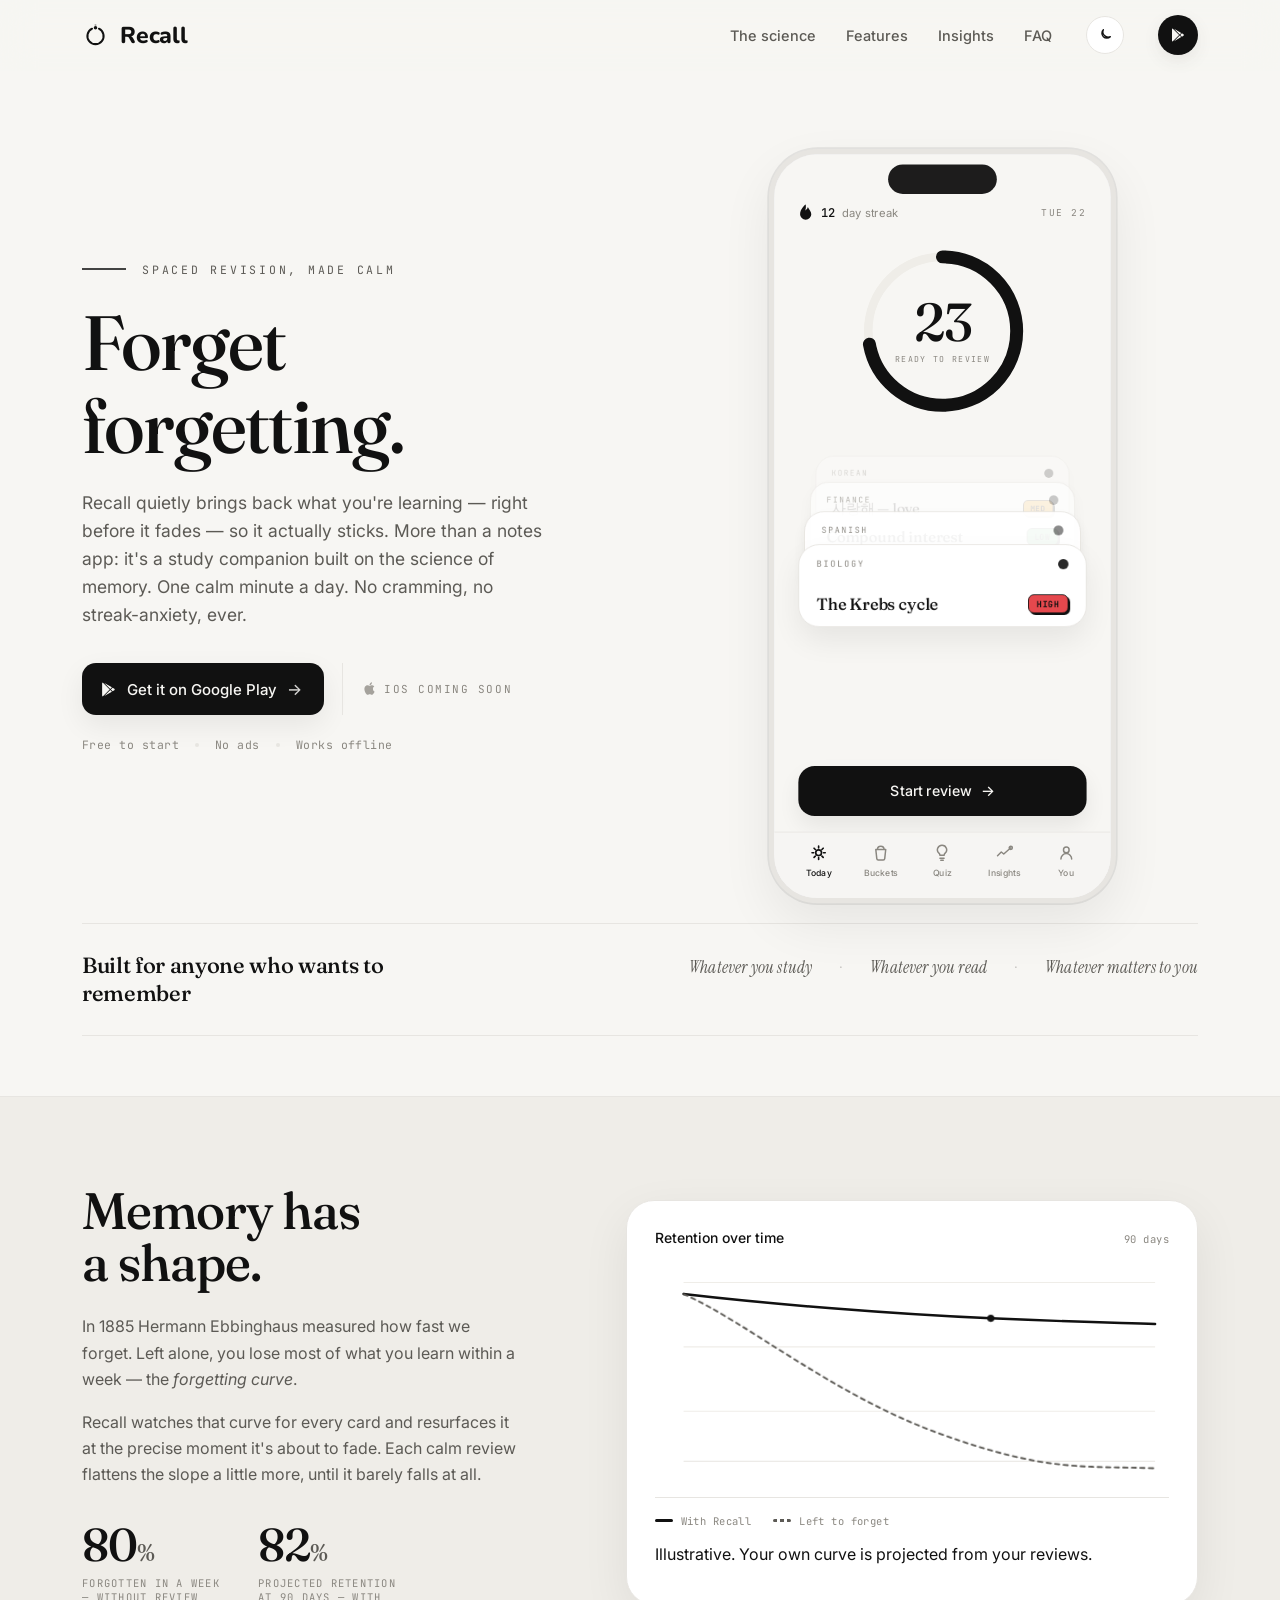
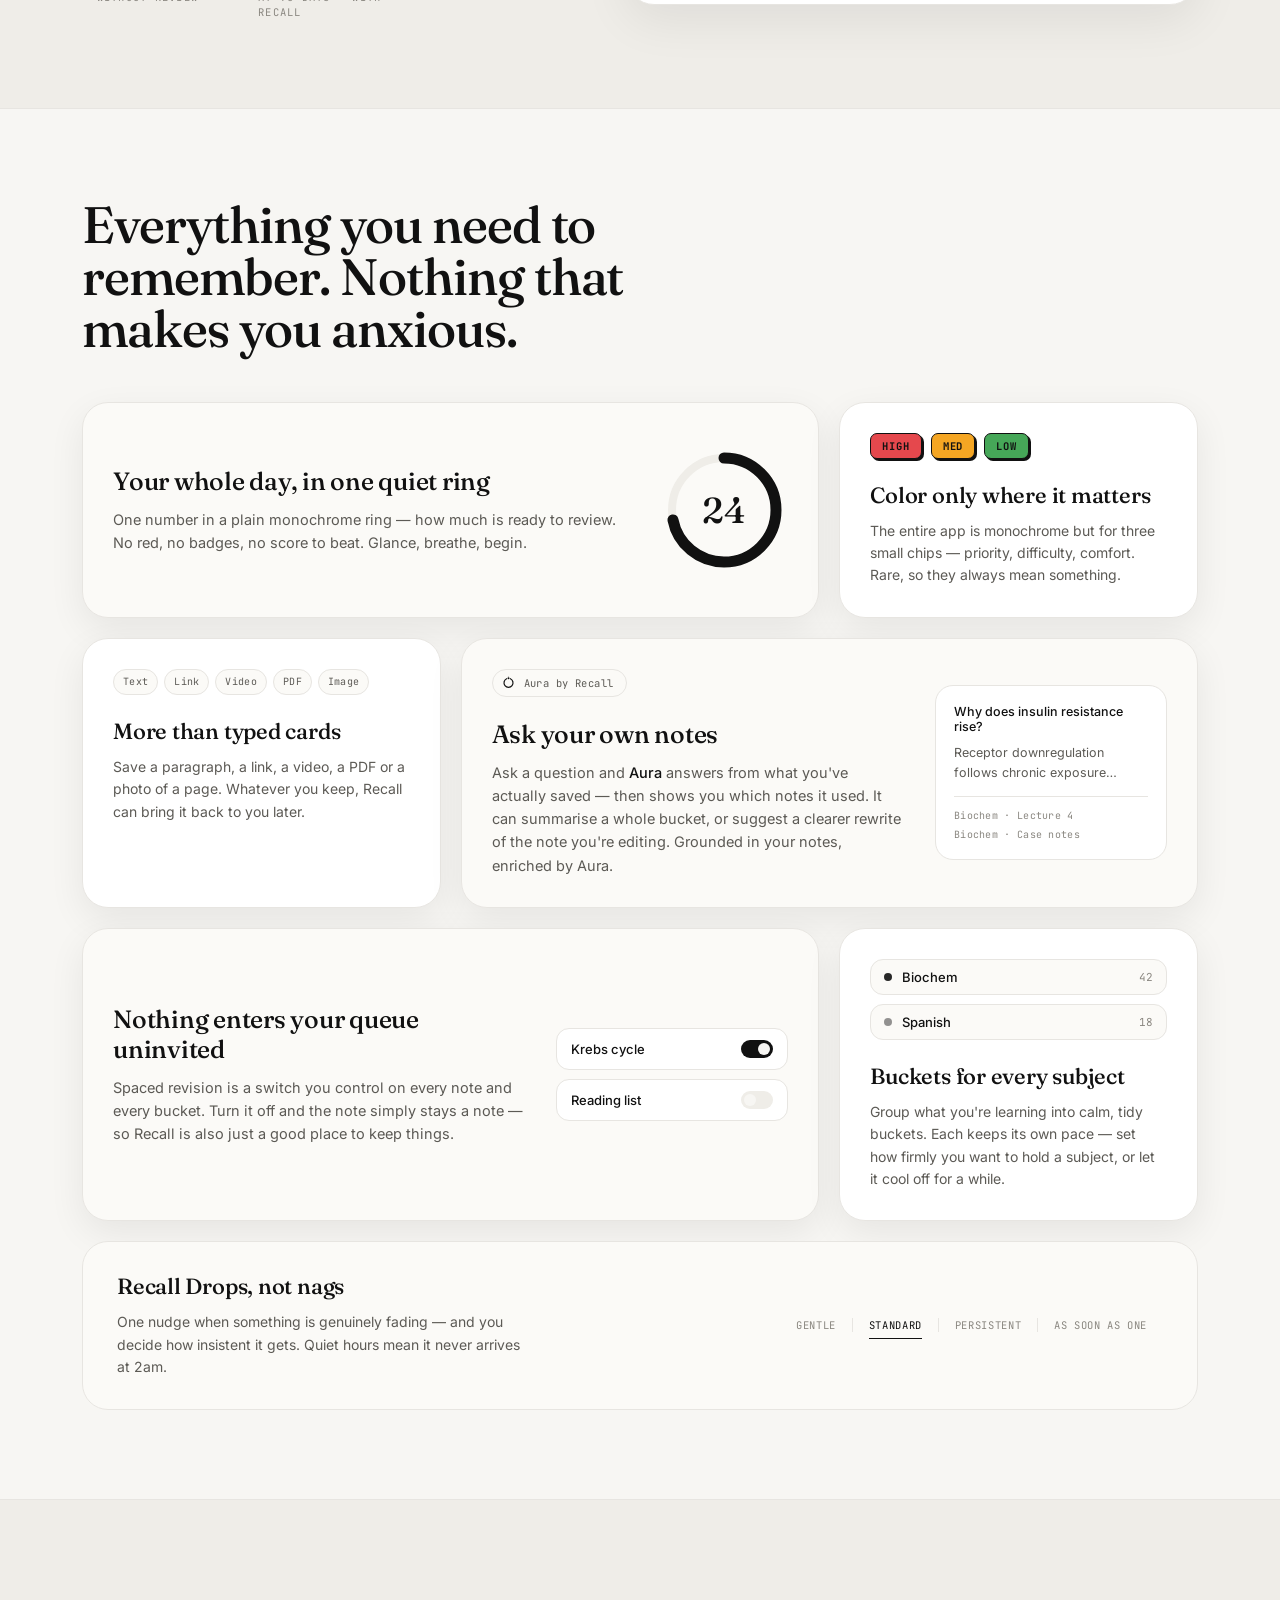
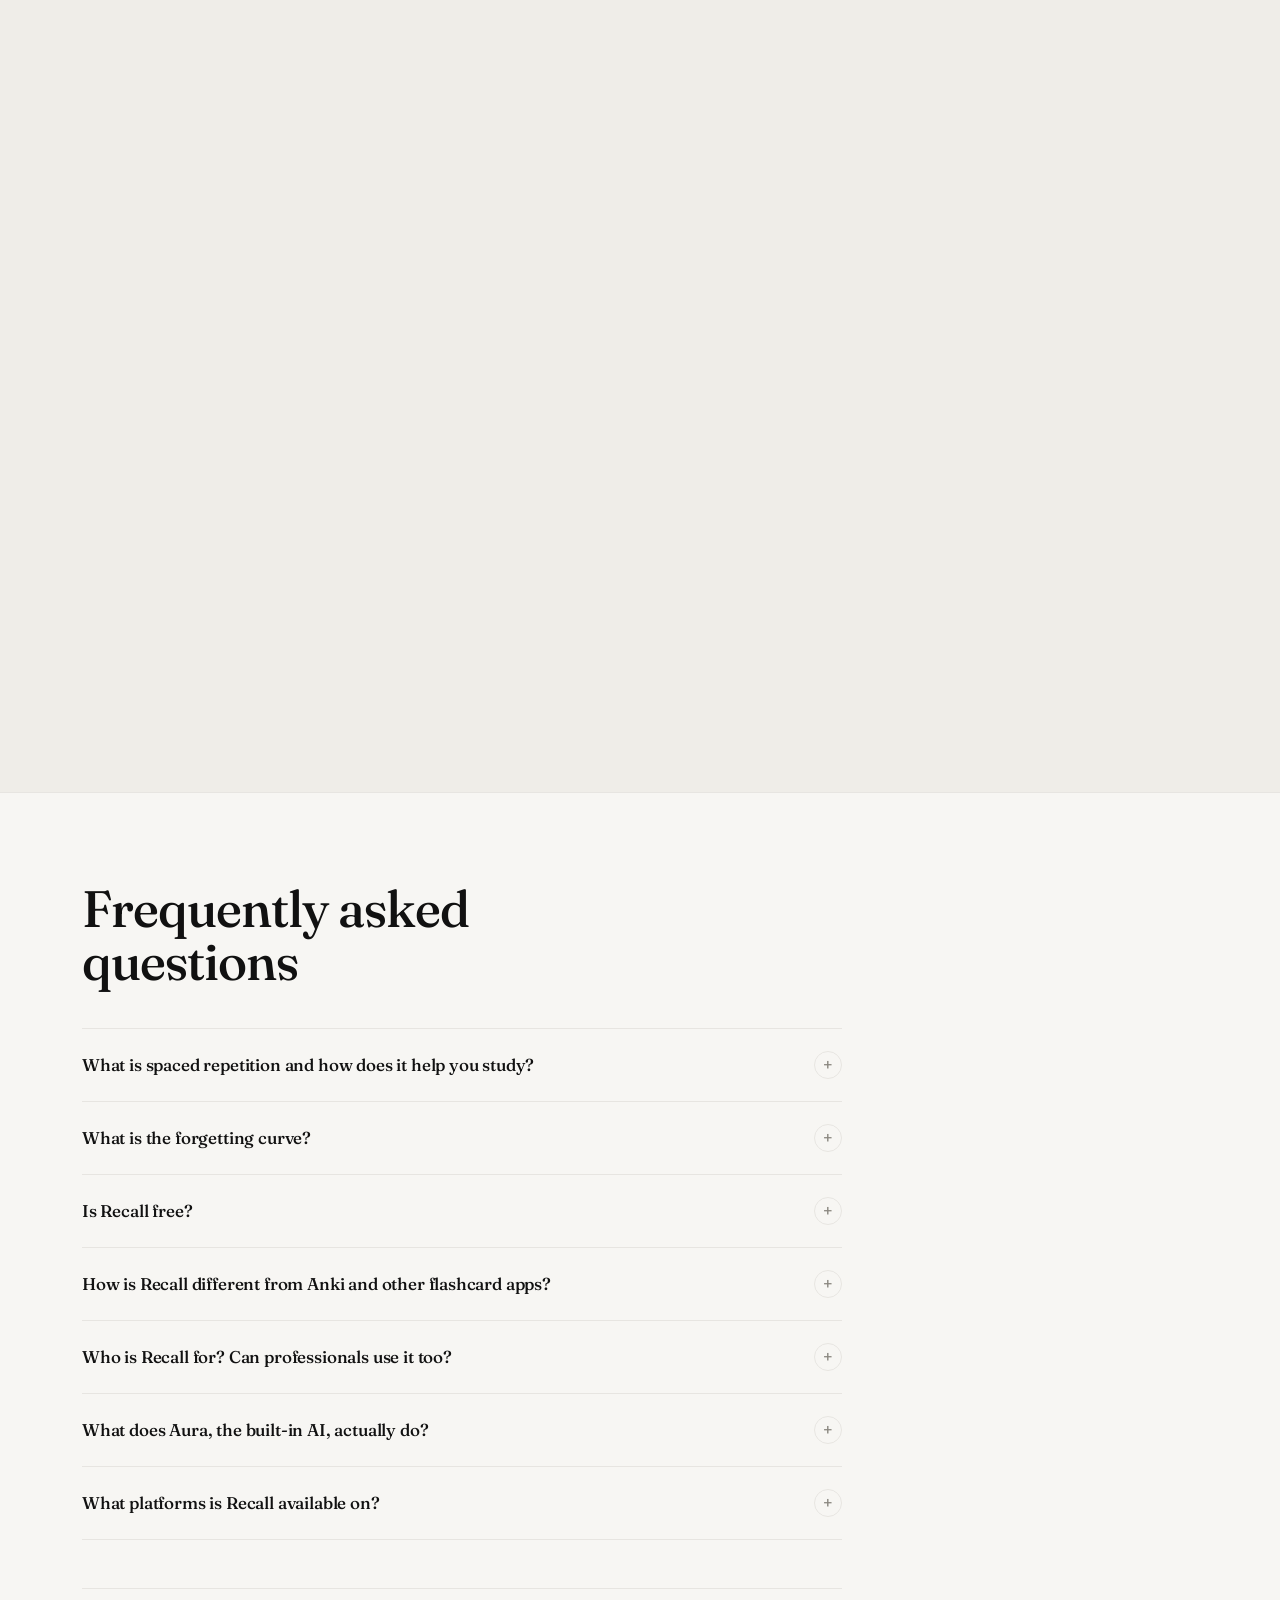
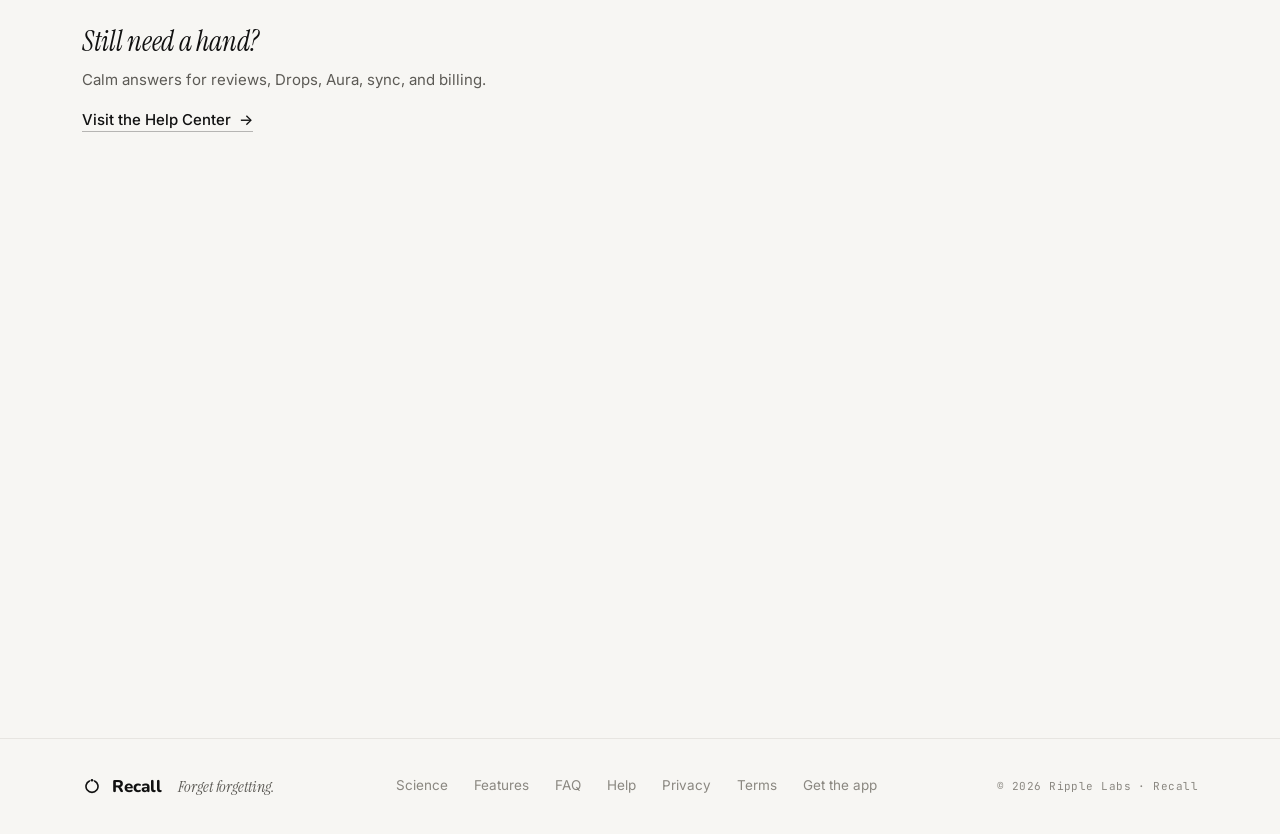
<file: recall/index.html>
<!DOCTYPE html>
<html lang="en">
<head>
  <meta charset="utf-8">
  <meta name="viewport" content="width=device-width, initial-scale=1">
  <title>Recall – Free Spaced Repetition App for Notes &amp; Study | Remember What You Read</title>
  <meta name="description" content="Recall is a free spaced repetition app that brings your own notes back right before you forget them. Calm revision reminders, offline reviews, and an AI that answers questions about the notes you've saved. On Google Play, no ads.">
  <meta name="author" content="Recall">
  <meta name="robots" content="index, follow, max-image-preview:large, max-snippet:-1, max-video-preview:-1">
  <link rel="canonical" href="https://ripplelabs.in/recall">
  <meta name="theme-color" content="#F7F6F3" media="(prefers-color-scheme: light)">
  <meta name="theme-color" content="#0E0E11" media="(prefers-color-scheme: dark)">
  <meta name="mobile-web-app-capable" content="yes">
  <meta name="apple-mobile-web-app-capable" content="yes">
  <meta name="apple-mobile-web-app-status-bar-style" content="default">
  <link rel="icon" type="image/svg+xml" href="data:image/svg+xml,%3Csvg xmlns='http://www.w3.org/2000/svg' viewBox='0 0 100 100' fill='none' stroke='%23111' stroke-width='7.5' stroke-linecap='round' stroke-linejoin='round'%3E%3Cpath d='M62.7 24.8 A30 30 0 1 1 37.3 24.8'/%3E%3Ccircle cx='50' cy='21' r='6.5' fill='%23111' stroke='none'/%3E%3C/svg%3E">

  <!-- Open Graph -->
  <meta property="og:type" content="website">
  <meta property="og:url" content="https://ripplelabs.in/recall">
  <meta property="og:title" content="Recall – Free Spaced Repetition App | Forget Forgetting">
  <meta property="og:description" content="Recall brings your own notes back right before you forget them. Calm reminders, offline reviews, and an AI that answers from what you've saved. On Google Play, no ads.">
  <meta property="og:image" content="https://ripplelabs.in/recall/assets/og-image.png">
  <meta property="og:image:width" content="1200">
  <meta property="og:image:height" content="630">
  <meta property="og:image:alt" content="The Recall wordmark and open-ring logo above the line: Forget forgetting">
  <meta property="og:site_name" content="Recall">
  <meta property="og:locale" content="en_US">

  <!-- Twitter Card -->
  <meta name="twitter:card" content="summary_large_image">
  <meta name="twitter:title" content="Recall – Free Spaced Repetition App | Forget Forgetting">
  <meta name="twitter:description" content="Recall brings your own notes back right before you forget them. Calm reminders, offline reviews, and an AI that answers from what you've saved. On Google Play, no ads.">
  <meta name="twitter:image" content="https://ripplelabs.in/recall/assets/og-image.png">
  <meta name="twitter:image:alt" content="The Recall wordmark and open-ring logo above the line: Forget forgetting">

  <!-- Structured Data -->
  <script type="application/ld+json">
  {
    "@context": "https://schema.org",
    "@graph": [
      {
        "@type": "WebSite",
        "@id": "https://ripplelabs.in/recall#website",
        "name": "Recall",
        "url": "https://ripplelabs.in/recall",
        "description": "Free spaced repetition app that uses the forgetting curve to bring your own notes back right before you forget them.",
        "publisher": { "@id": "https://ripplelabs.in/#organization" }
      },
      {
        "@type": "WebPage",
        "@id": "https://ripplelabs.in/recall",
        "url": "https://ripplelabs.in/recall",
        "name": "Recall – Free Spaced Repetition App for Notes & Study",
        "description": "Recall is a free spaced repetition app that brings your own notes back right before you forget them, with calm revision reminders and offline reviews.",
        "isPartOf": { "@id": "https://ripplelabs.in/recall#website" },
        "about": {
          "@type": "Thing",
          "name": "Spaced repetition",
          "description": "A learning technique where reviews are scheduled at increasing intervals to combat the forgetting curve and improve long-term memory retention.",
          "sameAs": "https://en.wikipedia.org/wiki/Spaced_repetition"
        },
        "speakable": {
          "@type": "SpeakableSpecification",
          "cssSelector": [".hero-heading", ".hero-sub", ".cta-heading"]
        }
      },
      {
        "@type": "SoftwareApplication",
        "name": "Recall",
        "operatingSystem": "Android",
        "applicationCategory": "EducationApplication",
        "applicationSubCategory": "Study Tools",
        "description": "Spaced repetition app that uses the forgetting curve to resurface your own notes at the moment they are about to fade. Includes gentle revision reminders you can tune, offline reviews, a quiet insights dashboard, and Aura — an AI that summarises and answers questions about the notes you have saved. Available on Android via Google Play; iOS in progress.",
        "offers": {
          "@type": "Offer",
          "price": "0",
          "priceCurrency": "USD",
          "availability": "https://schema.org/InStock",
          "url": "https://play.google.com/store/apps/details?id=app.recall"
        },
        "downloadUrl": "https://play.google.com/store/apps/details?id=app.recall",
        "installUrl": "https://play.google.com/store/apps/details?id=app.recall",
        "featureList": "Spaced repetition engine (FSRS), Forgetting curve tracking, Ask and summarise your own notes with Aura AI, Notes from text, links, YouTube, PDFs and images, Streak and adherence tracking, Insights dashboard with activity heatmap, Tunable revision reminders (Recall Drops) with quiet hours, Per-note and per-bucket spaced revision opt-out, Subject buckets, Dark mode, Offline reviews with sync",
        "screenshot": "https://ripplelabs.in/recall/assets/og-image.png",
        "softwareVersion": "1.3.1",
        "datePublished": "2026-06-01",
        "publisher": { "@id": "https://ripplelabs.in/#organization" }
      },
      {
        "@type": "Organization",
        "@id": "https://ripplelabs.in/#organization",
        "name": "Ripple Labs",
        "url": "https://ripplelabs.in",
        "logo": {
          "@type": "ImageObject",
          "url": "https://ripplelabs.in/recall/assets/og-image.png",
          "width": 1200,
          "height": 630
        },
        "brand": {
          "@type": "Brand",
          "name": "Recall",
          "logo": "https://ripplelabs.in/recall/assets/og-image.png"
        },
        "sameAs": ["https://play.google.com/store/apps/details?id=app.recall"]
      },
      {
        "@type": "BreadcrumbList",
        "itemListElement": [
          { "@type": "ListItem", "position": 1, "name": "Home", "item": "https://ripplelabs.in" },
          { "@type": "ListItem", "position": 2, "name": "Recall – Spaced Repetition App", "item": "https://ripplelabs.in/recall" }
        ]
      },
      {
        "@type": "FAQPage",
        "mainEntity": [
          {
            "@type": "Question",
            "name": "What is spaced repetition and how does it help you study?",
            "acceptedAnswer": {
              "@type": "Answer",
              "text": "Spaced repetition is a learning technique that schedules reviews at widening intervals. Instead of cramming everything the night before, you revisit material right before you'd forget it, which is what strengthens long-term memory. Decades of research find it substantially outperforms massed practice. Recall runs that schedule for every card you save, so you never have to work out when to review."
            }
          },
          {
            "@type": "Question",
            "name": "What is the forgetting curve and why does it matter?",
            "acceptedAnswer": {
              "@type": "Answer",
              "text": "The forgetting curve was discovered by psychologist Hermann Ebbinghaus in 1885. It demonstrates that without active review, you lose approximately 80% of newly learned information within one week. The curve is exponential — most forgetting happens in the first 24 hours. Recall models this curve for every card individually and sends a gentle nudge, called a Recall Drop, at the moment a memory is about to fade, so the slope flattens with each review instead of falling away."
            }
          },
          {
            "@type": "Question",
            "name": "Is Recall free?",
            "acceptedAnswer": {
              "@type": "Answer",
              "text": "Recall is free, has no ads, and currently has no paywall anywhere in the app. That covers the whole spaced-revision engine, your buckets and notes, Recall Drops, the insights dashboard, and asking or summarising your own notes with Aura. A Premium plan will arrive later for the heavier things — the larger AI models and quiz — and anything that is ever limited is always shown to you inside the app."
            }
          },
          {
            "@type": "Question",
            "name": "How is Recall different from Anki and other flashcard apps?",
            "acceptedAnswer": {
              "@type": "Answer",
              "text": "Recall is built to be calm where most flashcard apps are demanding. Key differences: (1) A monochrome design with colour only for small priority chips — no alarming red numbers. (2) One quiet ring showing how much is ready to review, instead of a score counter. (3) Recall Drops are gentle haptic nudges rather than badge spam, and you choose how insistent they are, with quiet hours. (4) Insights read as a private ledger, not a leaderboard, with no streak-shaming. (5) Aura, the built-in AI, answers questions about the notes you have already saved instead of pushing generated content at you. (6) Spaced revision is opt-in per note and per bucket, so nothing is forced into your queue."
            }
          },
          {
            "@type": "Question",
            "name": "Who is Recall for? Can professionals use it too?",
            "acceptedAnswer": {
              "@type": "Answer",
              "text": "Recall is for anyone who wants to remember what they learn. Students use it for exam preparation across subjects like biology, statistics, languages, and finance. Professionals use it to retain certifications, technical knowledge, and industry updates. Language learners use it for vocabulary retention. Medical students use it for pharmacology and anatomy. If you read something important and don't want to forget it, Recall is for you."
            }
          },
          {
            "@type": "Question",
            "name": "What does Aura, the built-in AI, actually do?",
            "acceptedAnswer": {
              "@type": "Answer",
              "text": "Aura works on the notes you have already saved, rather than writing new material for you. It summarises a whole bucket, answers questions about your own material and shows which notes the answer came from, and suggests clearer rewrites of a note you are editing. Answers are grounded in your notes first; if your notes do not cover something, Aura falls back on general knowledge rather than inventing a citation. It does not browse the web. You can also tell Aura how you like answers written, and it remembers that for you."
            }
          },
          {
            "@type": "Question",
            "name": "What platforms is Recall available on?",
            "acceptedAnswer": {
              "@type": "Answer",
              "text": "Recall is available on Android through Google Play. An iOS version for iPhone and iPad is in progress. Reviews work offline — your cards are cached on the device and anything you review while disconnected syncs the moment you are back online."
            }
          }
        ]
      },
      {
        "@type": "HowTo",
        "name": "How to use spaced repetition with Recall to remember what you study",
        "description": "A simple guide to using Recall's spaced repetition system to build lasting memory in about a minute a day.",
        "step": [
          {
            "@type": "HowToStep",
            "position": 1,
            "name": "Save what you want to remember",
            "text": "Add a note to Recall — typed text, a link, a YouTube video, a PDF or an image. Organise notes into subject buckets like Biochem, Spanish or Finance. Each note you mark for spaced revision becomes a card in your review queue."
          },
          {
            "@type": "HowToStep",
            "position": 2,
            "name": "Review what the ring says is ready",
            "text": "Today shows a single number in a quiet monochrome ring: how many cards are ready to review. Tap 'Start review' to begin, which typically takes about a minute. If nothing is ready, nothing is asked of you."
          },
          {
            "@type": "HowToStep",
            "position": 3,
            "name": "Rate each card and let the scheduler learn",
            "text": "After seeing each card, tap Forgot or Got it — with Hard and Easy available under More if you want finer control. Recall's FSRS scheduler adjusts the next review date, so cards you struggle with return sooner and ones you know well space out further. Over time the forgetting curve flattens."
          },
          {
            "@type": "HowToStep",
            "position": 4,
            "name": "Track your progress with Insights",
            "text": "Monitor your streak, adherence rate, projected retention and activity heatmap in the Insights tab. These few metrics quietly show a study habit forming — no leaderboards, no guilt, just calm consistency."
          }
        ]
      }
    ]
  }
  </script>

  <!-- Fonts -->
  <link rel="preconnect" href="https://fonts.googleapis.com">
  <link rel="preconnect" href="https://fonts.gstatic.com" crossorigin>
  <link href="https://fonts.googleapis.com/css2?family=Fraunces:opsz,wght@9..144,400;9..144,500;9..144,600&family=Instrument+Serif:ital@0;1&family=Inter:wght@400;500&family=JetBrains+Mono:wght@400;500;700&family=Nunito:wght@400;600;700;800;900&display=swap" rel="stylesheet">

  <link rel="stylesheet" href="/recall/css/styles.css">
  <noscript><style>[data-reveal]{opacity:1!important;transform:none!important}.hero-heading .line__inner{transform:none!important}circle[data-anim="ring"]{stroke-dashoffset:151!important}path[data-anim="curve"]{stroke-dashoffset:0!important;stroke-dasharray:1300!important}path[data-anim="curve-dashed"]{opacity:1!important}</style></noscript>
</head>
<body>
<div id="recall-root" class="theme-light">

  <!-- ═══════════════════ NAV ═══════════════════ -->
  <header class="nav-bar" role="banner">
    <nav class="nav-inner container" aria-label="Primary">
      <a href="#top" class="nav-logo" aria-label="Recall — back to top">
        <svg width="27" height="27" viewBox="0 0 100 100" fill="none" stroke="currentColor" stroke-width="7.5" stroke-linecap="round" stroke-linejoin="round" aria-hidden="true"><path d="M62.7 24.8 A30 30 0 1 1 37.3 24.8"/><circle cx="50" cy="21" r="6.5" fill="currentColor" stroke="none"/><circle cx="50" cy="11.5" r="3.8" fill="currentColor" stroke="none" opacity="0.34"/></svg>
        <span class="nav-wordmark">Recall</span>
      </a>
      <div class="nav-right">
        <button class="nav-hamburger" id="navHamburger" aria-label="Open menu" aria-expanded="false">
          <span></span><span></span><span></span>
        </button>
        <div class="nav-links" id="navLinks">
          <a href="#science" class="nav-link">The science</a>
          <a href="#features" class="nav-link">Features</a>
          <a href="#insights" class="nav-link">Insights</a>
          <a href="#faq" class="nav-link">FAQ</a>
        </div>
        <button id="themeToggle" class="nav-theme-btn" aria-label="Toggle dark mode">
          <svg class="icon-moon" width="16" height="16" viewBox="0 0 24 24" fill="none" stroke="currentColor" stroke-width="2" stroke-linecap="round" stroke-linejoin="round"><path d="M20 14.5A8 8 0 0 1 9.5 4 7 7 0 1 0 20 14.5Z"/></svg>
          <svg class="icon-sun" width="17" height="17" viewBox="0 0 24 24" fill="none" stroke="currentColor" stroke-width="2" stroke-linecap="round" stroke-linejoin="round"><circle cx="12" cy="12" r="4.2"/><path d="M12 2.5v2M12 19.5v2M2.5 12h2M19.5 12h2M5 5l1.5 1.5M17.5 17.5L19 19M19 5l-1.5 1.5M6.5 17.5L5 19"/></svg>
        </button>
        <a href="https://play.google.com/store/apps/details?id=app.recall" class="nav-cta store-cta store-cta--nav" target="_blank" rel="noopener noreferrer" aria-label="Get it on Google Play">
          <svg class="store-play-icon" width="16" height="16" viewBox="0 0 24 24" fill="currentColor" aria-hidden="true"><path d="M3 20.5V3.5C3 2.91 3.34 2.39 3.84 2.15L13.69 12 3.84 21.85C3.34 21.6 3 21.09 3 20.5M16.81 15.12 6.05 21.34l8.49-8.49 2.27 2.27M20.16 10.81c.34.27.59.69.59 1.19 0 .5-.22.9-.57 1.18l-2.29 1.32L15.39 12l2.5-2.5 2.27 1.31M6.05 2.66l10.76 6.22-2.27 2.27L6.05 2.66Z"/></svg>
        </a>
      </div>
    </nav>
  </header>

  <div id="top"></div>

  <main>
    <!-- ═══════════════════ HERO ═══════════════════ -->
    <section class="hero container" aria-label="Hero">
      <div class="hero-copy">
        <div data-reveal class="hero-eyebrow">
          <span class="hero-rule"></span>
          <span class="label-mono">Spaced revision, made calm</span>
        </div>
        <h1 data-reveal="lines" class="hero-heading">
          <span class="line"><span class="line__inner">Forget</span></span>
          <span class="line"><span class="line__inner">forgetting.</span></span>
          <span class="sr-only"> — Recall: the free spaced repetition and flashcard app that helps students and professionals remember what they study, using the science of the forgetting curve.</span>
        </h1>
        <p data-reveal class="hero-sub">Recall quietly brings back what you're learning — right before it fades — so it actually sticks. More than a notes app: it's a study companion built on the science of memory. One calm minute a day. No cramming, no streak-anxiety, ever.</p>
        <div data-reveal class="hero-store">
          <div class="store-dock">
            <a href="https://play.google.com/store/apps/details?id=app.recall" class="store-cta store-cta--primary" target="_blank" rel="noopener noreferrer">
              <svg class="store-play-icon" width="17" height="17" viewBox="0 0 24 24" fill="currentColor" aria-hidden="true"><path d="M3 20.5V3.5C3 2.91 3.34 2.39 3.84 2.15L13.69 12 3.84 21.85C3.34 21.6 3 21.09 3 20.5M16.81 15.12 6.05 21.34l8.49-8.49 2.27 2.27M20.16 10.81c.34.27.59.69.59 1.19 0 .5-.22.9-.57 1.18l-2.29 1.32L15.39 12l2.5-2.5 2.27 1.31M6.05 2.66l10.76 6.22-2.27 2.27L6.05 2.66Z"/></svg>
              <span class="store-cta__label">Get it on Google Play</span>
              <span class="store-cta__arrow" aria-hidden="true">&#8594;</span>
            </a>
            <p class="store-soon">
              <svg class="store-soon__icon" width="12" height="15" viewBox="0 0 14 17" fill="currentColor" aria-hidden="true"><path d="M11.6 9.03c.02 2.2 1.93 2.93 1.95 2.94-.02.05-.31 1.05-1.01 2.08-.61.9-1.24 1.79-2.24 1.81-.98.02-1.3-.58-2.42-.58-1.12 0-1.47.56-2.4.6-.96.04-1.69-.97-2.31-1.86C1.9 12.2.93 8.85 2.22 6.6c.64-1.12 1.79-1.83 3.03-1.85.95-.02 1.84.64 2.42.64.58 0 1.66-.79 2.8-.68.48.02 1.82.19 2.68 1.46-.07.04-1.6.94-1.58 2.79M9.77 3.5c.51-.62.86-1.48.77-2.34-.74.03-1.63.49-2.16 1.11-.47.55-.89 1.43-.78 2.27.82.06 1.66-.42 2.17-1.04"/></svg>
              <span>iOS coming soon</span>
            </p>
          </div>
        </div>
        <div data-reveal class="hero-meta">
          <span class="label-mono-sm">Free to start</span>
          <span class="dot"></span>
          <span class="label-mono-sm">No ads</span>
          <span class="dot"></span>
          <span class="label-mono-sm">Works offline</span>
        </div>
      </div>

      <!-- Hero phone mockup -->
      <div data-reveal class="hero-phone" role="img" aria-label="Recall app screenshot showing the daily review screen with a monochrome ring displaying 24 cards ready to review, a card stack with subjects like Statistics, Biology, and Spanish, and the Forgot or Got it rating buttons">
        <div class="phone-float">
          <div class="iphone-frame">
            <div class="iphone-notch"></div>
            <div class="iphone-screen" id="heroScreen">
              <!-- Top bar -->
              <div class="phone-topbar">
                <div class="phone-topbar__left">
                  <svg width="17" height="20" viewBox="0 0 17 20" fill="currentColor" aria-hidden="true"><path d="M8.5 0C8.5 0 2 5.2 2 11.5a6.5 6.5 0 1 0 13 0C15 8.4 12.3 5.8 11 3.2c-.4 1.9-1.6 3.2-3 4C8.9 5.2 8.9 2.4 8.5 0Z"/></svg>
                  <span class="phone-streak-num">12</span>
                  <span class="phone-streak-label">day streak</span>
                </div>
                <span class="label-mono-xs">Tue 22</span>
              </div>
              <!-- Due ring -->
              <div class="phone-body">
                <div class="heat-ring" aria-label="24 cards ready to review">
                  <svg class="heat-ring__track" width="206" height="206" viewBox="0 0 206 206"><circle cx="103" cy="103" r="86" fill="none" stroke="var(--track)" stroke-width="10"/></svg>
                  <svg class="heat-ring__fill" width="206" height="206" viewBox="0 0 206 206"><circle id="heroRing" cx="103" cy="103" r="86" fill="none" stroke="var(--ink)" stroke-width="15" stroke-linecap="round" stroke-dasharray="540.4" stroke-dashoffset="540.4" data-anim="ring"/></svg>
                  <div class="heat-ring__center">
                    <div class="heat-ring__count" id="heroDueCount">24</div>
                    <div class="label-mono-xs">Ready to review</div>
                  </div>
                </div>
                <!-- Review card stack -->
                <div class="card-stack" id="cardStack" aria-label="Review card stack preview"></div>
                <div class="phone-spacer"></div>
                <div class="phone-review-btn">Start review <span class="arrow">→</span></div>
                <div class="phone-bottom-pad"></div>
              </div>
              <!-- Tab bar -->
              <div class="phone-tabbar">
                <div class="tab tab--active"><svg width="23" height="23" viewBox="0 0 24 24" fill="none" stroke="currentColor" stroke-width="2" aria-hidden="true"><circle cx="12" cy="12" r="3.5"/><path d="M12 4v2.1M12 17.9V20M4 12h2.1M17.9 12H20M6.5 6.5l1.5 1.5M16 16l1.5 1.5M17.5 6.5L16 8M8 16l-1.5 1.5" stroke-linecap="round"/></svg><span>Today</span></div>
                <div class="tab"><svg width="23" height="23" viewBox="0 0 24 24" fill="none" stroke="currentColor" stroke-width="1.8" aria-hidden="true"><path d="M6 8h12l-1.2 11a1.8 1.8 0 0 1-1.8 1.6H9a1.8 1.8 0 0 1-1.8-1.6L6 8Z" stroke-linejoin="round"/><path d="M8 8a4 4 0 0 1 8 0"/></svg><span>Buckets</span></div>
                <div class="tab"><svg width="23" height="23" viewBox="0 0 24 24" fill="none" stroke="currentColor" stroke-width="1.8" stroke-linecap="round" stroke-linejoin="round" aria-hidden="true"><path d="M9.5 18.5h5"/><path d="M10.5 21h3"/><path d="M12 3a5.5 5.5 0 0 0-3.5 9.8c.6.5.9 1.1.9 2.2h5.2c0-1.1.3-1.7.9-2.2A5.5 5.5 0 0 0 12 3Z"/></svg><span>Quiz</span></div>
                <div class="tab"><svg width="23" height="23" viewBox="0 0 24 24" fill="none" stroke="currentColor" stroke-width="1.8" stroke-linecap="round" aria-hidden="true"><path d="M4 15.5l4.5-4.5 3 2.5L20 6" stroke-linejoin="round"/><circle cx="20" cy="6" r="1.9"/></svg><span>Insights</span></div>
                <div class="tab"><svg width="23" height="23" viewBox="0 0 24 24" fill="none" stroke="currentColor" stroke-width="1.8" aria-hidden="true"><circle cx="12" cy="8.5" r="3.4"/><path d="M5.5 19.5a6.5 6.5 0 0 1 13 0" stroke-linecap="round"/></svg><span>You</span></div>
              </div>
            </div>
          </div>
        </div>
      </div>
    </section>

    <!-- ═══════════════════ TRUST STRIP ═══════════════════ -->
    <section class="trust-strip container" aria-label="Audience">
      <div class="trust-inner">
        <span data-reveal class="trust-lead">Built for anyone who wants to remember</span>
        <div class="trust-tags">
          <span data-reveal class="trust-phrase">Whatever you study</span>
          <span class="trust-dot" aria-hidden="true">·</span>
          <span data-reveal class="trust-phrase">Whatever you read</span>
          <span class="trust-dot" aria-hidden="true">·</span>
          <span data-reveal class="trust-phrase">Whatever matters to you</span>
        </div>
      </div>
    </section>

    <!-- ═══════════════════ SCIENCE ═══════════════════ -->
    <section id="science" class="science-section" aria-labelledby="science-heading">
      <div class="container science-inner">
        <div class="science-grid">
          <div class="science-copy">
            <h2 data-reveal id="science-heading" class="section-heading">Memory has<br>a shape.</h2>
            <p data-reveal class="body-text">In 1885 Hermann Ebbinghaus measured how fast we forget. Left alone, you lose most of what you learn within a week — the <em>forgetting curve</em>.</p>
            <p data-reveal class="body-text">Recall watches that curve for every card and resurfaces it at the precise moment it's about to fade. Each calm review flattens the slope a little more, until it barely falls at all.</p>
            <div data-reveal class="science-stats">
              <div class="stat">
                <div class="stat__number">80<span class="stat__unit">%</span></div>
                <div class="stat__desc">forgotten in a week — without review</div>
              </div>
              <div class="stat">
                <div class="stat__number">82<span class="stat__unit">%</span></div>
                <div class="stat__desc">projected retention at 90 days — with Recall</div>
              </div>
            </div>
          </div>
          <!-- Retention chart -->
          <div data-reveal class="chart-card">
            <div class="chart-header">
              <span class="chart-title">Retention over time</span>
              <span class="label-mono-sm chart-range">90 days</span>
            </div>
            <div class="chart-svg-wrap">
              <p class="sr-only">Chart, illustrative: with spaced repetition, projected retention stays above 80% after 90 days. Without review, the Ebbinghaus forgetting curve drops below 20% over the same period.</p>
              <svg width="100%" viewBox="0 0 720 320" style="display:block;overflow:visible" aria-label="Forgetting curve chart showing retention with and without Recall" role="img">
                <line x1="40" y1="40" x2="700" y2="40" stroke="var(--track)" stroke-width="1.5"/>
                <line x1="40" y1="130" x2="700" y2="130" stroke="var(--track)" stroke-width="1.5"/>
                <line x1="40" y1="220" x2="700" y2="220" stroke="var(--track)" stroke-width="1.5"/>
                <line x1="40" y1="290" x2="700" y2="290" stroke="var(--line)" stroke-width="1.5"/>
                <path data-anim="curve" d="M40 56 C 160 70, 330 84, 470 90 S 640 96, 700 98" fill="none" stroke="var(--ink)" stroke-width="3.4" stroke-linecap="round"/>
                <path data-anim="curve-dashed" d="M40 56 C 130 96, 250 198, 400 252 S 600 296, 700 300" fill="none" stroke="var(--soft)" stroke-width="2.6" stroke-dasharray="6 6" stroke-linecap="round"/>
                <circle cx="470" cy="90" r="5" fill="var(--ink)"/>
              </svg>
            </div>
            <div class="chart-legend">
              <div class="legend-item"><span class="legend-line legend-line--solid"></span><span class="label-mono-sm">With Recall</span></div>
              <div class="legend-item"><span class="legend-line legend-line--dashed"></span><span class="label-mono-sm">Left to forget</span></div>
            </div>
            <p class="chart-note">Illustrative. Your own curve is projected from your reviews.</p>
          </div>
        </div>
      </div>
    </section>

    <!-- ═══════════════════ FEATURES ═══════════════════ -->
    <section id="features" class="features-section container" aria-labelledby="features-heading">
      <h2 data-reveal id="features-heading" class="section-heading features-heading">Everything you need to remember. Nothing that makes you anxious.</h2>
      <div class="features-grid">

        <!-- Card 1: due ring -->
        <article data-reveal class="feature-card feature-card--wide">
          <div class="feature-card__body">
            <h3 class="feature-card__title">Your whole day, in one quiet ring</h3>
            <p class="feature-card__desc">One number in a plain monochrome ring — how much is ready to review. No red, no badges, no score to beat. Glance, breathe, begin.</p>
          </div>
          <div class="feature-ring-demo" aria-hidden="true">
            <svg width="128" height="128" viewBox="0 0 128 128" class="ring-track"><circle cx="64" cy="64" r="52" fill="none" stroke="var(--track)" stroke-width="8"/></svg>
            <svg width="128" height="128" viewBox="0 0 128 128" class="ring-fill"><circle cx="64" cy="64" r="52" fill="none" stroke="var(--ink)" stroke-width="11" stroke-linecap="round" stroke-dasharray="326.7" stroke-dashoffset="92"/></svg>
            <div class="ring-number">24</div>
          </div>
        </article>

        <!-- Card 2: neo chips -->
        <article data-reveal class="feature-card">
          <div class="neo-chips" aria-hidden="true">
            <span class="neo-chip neo-chip--high">HIGH</span>
            <span class="neo-chip neo-chip--med">MED</span>
            <span class="neo-chip neo-chip--low">LOW</span>
          </div>
          <h3 class="feature-card__title">Color only where it matters</h3>
          <p class="feature-card__desc">The entire app is monochrome but for three small chips — priority, difficulty, comfort. Rare, so they always mean something.</p>
        </article>

        <!-- Card 3: what a note can be -->
        <article data-reveal class="feature-card">
          <div class="type-chips" aria-hidden="true">
            <span class="type-chip">Text</span>
            <span class="type-chip">Link</span>
            <span class="type-chip">Video</span>
            <span class="type-chip">PDF</span>
            <span class="type-chip">Image</span>
          </div>
          <h3 class="feature-card__title">More than typed cards</h3>
          <p class="feature-card__desc">Save a paragraph, a link, a video, a PDF or a photo of a page. Whatever you keep, Recall can bring it back to you later.</p>
        </article>

        <!-- Card 4: Aura -->
        <article data-reveal class="feature-card feature-card--wide">
          <div class="feature-card__body">
            <div class="aura-badge-wrap" aria-hidden="true">
              <span class="aura-badge">
                <svg class="aura-mark" width="15" height="15" viewBox="0 0 24 24" fill="none" aria-hidden="true">
                  <g class="aura-mark__spin">
                    <path d="M15.05 5.95A7.2 7.2 0 1 1 8.95 5.95" stroke="var(--ink)" stroke-width="1.9" stroke-linecap="round"/>
                    <circle cx="12" cy="5.04" r="1.56" fill="var(--ink)"/>
                    <circle cx="12" cy="2.76" r="0.9" fill="var(--ink)" opacity="0.34"/>
                  </g>
                </svg>
                Aura by Recall
              </span>
            </div>
            <h3 class="feature-card__title">Ask your own notes</h3>
            <p class="feature-card__desc">Ask a question and <strong>Aura</strong> answers from what you've actually saved — then shows you which notes it used. It can summarise a whole bucket, or suggest a clearer rewrite of the note you're editing. Grounded in your notes, enriched by Aura.</p>
          </div>
          <div class="aura-demo" aria-hidden="true">
            <p class="aura-demo__q">Why does insulin resistance rise?</p>
            <p class="aura-demo__a">Receptor downregulation follows chronic exposure&hellip;</p>
            <div class="aura-demo__cites">
              <span class="cite-chip">Biochem &middot; Lecture 4</span>
              <span class="cite-chip">Biochem &middot; Case notes</span>
            </div>
          </div>
        </article>

        <!-- Card 5: spaced revision is optional -->
        <article data-reveal class="feature-card feature-card--wide">
          <div class="feature-card__body">
            <h3 class="feature-card__title">Nothing enters your queue uninvited</h3>
            <p class="feature-card__desc">Spaced revision is a switch you control on every note and every bucket. Turn it off and the note simply stays a note — so Recall is also just a good place to keep things.</p>
          </div>
          <div class="sr-demo" aria-hidden="true">
            <div class="sr-row"><span class="sr-row__name">Krebs cycle</span><span class="sr-switch sr-switch--on"></span></div>
            <div class="sr-row"><span class="sr-row__name">Reading list</span><span class="sr-switch"></span></div>
          </div>
        </article>

        <!-- Card 6: buckets -->
        <article data-reveal class="feature-card">
          <div class="bucket-rows" aria-hidden="true">
            <div class="bucket-row"><span class="bucket-dot" style="opacity:.9"></span><span class="bucket-name">Biochem</span><span class="bucket-count">42</span></div>
            <div class="bucket-row"><span class="bucket-dot" style="opacity:.45"></span><span class="bucket-name">Spanish</span><span class="bucket-count">18</span></div>
          </div>
          <h3 class="feature-card__title">Buckets for every subject</h3>
          <p class="feature-card__desc">Group what you're learning into calm, tidy buckets. Each keeps its own pace — set how firmly you want to hold a subject, or let it cool off for a while.</p>
        </article>
      </div>

      <!-- Reminder style strip -->
      <aside data-reveal class="drops-strip" aria-labelledby="drops-heading">
        <div class="drops-strip__copy">
          <h3 id="drops-heading" class="drops-strip__title">Recall Drops, not nags</h3>
          <p class="drops-strip__desc">One nudge when something is genuinely fading — and you decide how insistent it gets. Quiet hours mean it never arrives at 2am.</p>
        </div>
        <ol class="drops-scale">
          <li class="drops-scale__step">Gentle</li>
          <li class="drops-scale__step is-current">Standard</li>
          <li class="drops-scale__step">Persistent</li>
          <li class="drops-scale__step">As soon as one</li>
        </ol>
      </aside>
    </section>

    <!-- ═══════════════════ INSIGHTS ═══════════════════ -->
    <section id="insights" class="insights-section" aria-labelledby="insights-heading">
      <div class="container insights-grid">
        <div class="insights-copy">
          <h2 data-reveal id="insights-heading" class="section-heading">A quiet ledger, not a scoreboard.</h2>
          <p data-reveal class="body-text">See the four things that prove a habit is forming — streak, adherence, what's due, and a monochrome activity map. No leaderboards, no guilt.</p>
          <div class="insights-stats">
            <div data-reveal class="insight-stat">
              <div class="insight-stat__num">12</div>
              <div class="insight-stat__info"><div class="insight-stat__label">Day streak</div><div class="insight-stat__sub">Calm consistency, gently kept</div></div>
            </div>
            <div data-reveal class="insight-stat">
              <div class="insight-stat__num">87<span class="stat__unit stat__unit--sm">%</span></div>
              <div class="insight-stat__info"><div class="insight-stat__label">Adherence</div><div class="insight-stat__sub">Reviews you met, on time</div></div>
            </div>
            <div data-reveal class="insight-stat">
              <div class="insight-stat__num">82<span class="stat__unit stat__unit--sm">%</span></div>
              <div class="insight-stat__info"><div class="insight-stat__label">Retention</div><div class="insight-stat__sub">Projected from your own reviews</div></div>
            </div>
          </div>
        </div>

        <!-- Insights phone mockup -->
        <div data-reveal class="insights-phone" role="img" aria-label="Recall app Insights screen showing a 12-day study streak, 87% adherence rate, 24 flashcards due, activity heatmap, and forgetting curve visualization">
          <div class="phone-wrap">
            <div class="iphone-frame">
              <div class="iphone-notch"></div>
              <div class="iphone-screen iphone-screen--insights">
                <div class="ins-topbar">
                  <span class="label-mono-xs">Insights</span>
                  <span class="label-mono-xs">Tue 22</span>
                </div>
                <div class="ins-body">
                  <div class="ins-title">Insights</div>
                  <div class="ins-subtitle label-mono-sm">Last 12 weeks</div>
                  <div class="ins-stat-grid">
                    <div class="ins-stat-card"><div class="label-mono-xs">Streak</div><div class="ins-stat-val"><span class="ins-big-num">12</span><span class="label-mono-sm">days</span></div></div>
                    <div class="ins-stat-card"><div class="label-mono-xs">Adherence</div><div class="ins-stat-val"><span class="ins-big-num">87</span><span class="ins-pct">%</span></div></div>
                    <div class="ins-stat-card"><div class="label-mono-xs">Due today</div><div class="ins-stat-val"><span class="ins-big-num">24</span><span class="label-mono-sm">cards</span></div></div>
                    <div class="ins-stat-card"><div class="label-mono-xs">Overdue</div><div class="ins-stat-val"><span class="ins-big-num">3</span><span class="label-mono-sm">cards</span></div></div>
                  </div>
                  <div class="ins-activity-card">
                    <div class="ins-activity-header"><span class="ins-activity-title">Activity</span><span class="label-mono-sm">12 wks</span></div>
                    <div class="heatmap" id="heatmap" aria-label="Activity heatmap showing 12 weeks of review history"></div>
                  </div>
                  <div class="ins-curve-card">
                    <div class="ins-curve-header"><span class="ins-curve-title">Forgetting curve</span><span class="label-mono-sm">90 days</span></div>
                    <div class="ins-curve-chart">
                      <svg width="100%" height="60" viewBox="0 0 300 60" preserveAspectRatio="none" aria-hidden="true"><path d="M0 12 C 40 16, 110 34, 190 48 S 270 56, 300 58" fill="none" stroke="var(--ink)" stroke-width="2" stroke-dasharray="5 4"/><path d="M0 12 C 60 18, 140 23, 220 26 S 285 30, 300 31" fill="none" stroke="var(--ink)" stroke-width="2"/></svg>
                    </div>
                  </div>
                </div>
                <!-- Tab bar -->
                <div class="phone-tabbar">
                  <div class="tab"><svg width="22" height="22" viewBox="0 0 24 24" fill="none" stroke="currentColor" stroke-width="1.8" aria-hidden="true"><circle cx="12" cy="12" r="3.5"/><path d="M12 4v2.1M12 17.9V20M4 12h2.1M17.9 12H20M6.5 6.5l1.5 1.5M16 16l1.5 1.5M17.5 6.5L16 8M8 16l-1.5 1.5" stroke-linecap="round"/></svg><span>Today</span></div>
                  <div class="tab"><svg width="22" height="22" viewBox="0 0 24 24" fill="none" stroke="currentColor" stroke-width="1.8" aria-hidden="true"><path d="M6 8h12l-1.2 11a1.8 1.8 0 0 1-1.8 1.6H9a1.8 1.8 0 0 1-1.8-1.6L6 8Z" stroke-linejoin="round"/><path d="M8 8a4 4 0 0 1 8 0"/></svg><span>Buckets</span></div>
                  <div class="tab"><svg width="22" height="22" viewBox="0 0 24 24" fill="none" stroke="currentColor" stroke-width="1.8" stroke-linecap="round" stroke-linejoin="round" aria-hidden="true"><path d="M9.5 18.5h5"/><path d="M10.5 21h3"/><path d="M12 3a5.5 5.5 0 0 0-3.5 9.8c.6.5.9 1.1.9 2.2h5.2c0-1.1.3-1.7.9-2.2A5.5 5.5 0 0 0 12 3Z"/></svg><span>Quiz</span></div>
                  <div class="tab tab--active"><svg width="22" height="22" viewBox="0 0 24 24" fill="none" stroke="currentColor" stroke-width="2" stroke-linecap="round" aria-hidden="true"><path d="M4 15.5l4.5-4.5 3 2.5L20 6" stroke-linejoin="round"/><circle cx="20" cy="6" r="1.9"/></svg><span>Insights</span></div>
                  <div class="tab"><svg width="22" height="22" viewBox="0 0 24 24" fill="none" stroke="currentColor" stroke-width="1.8" aria-hidden="true"><circle cx="12" cy="8.5" r="3.4"/><path d="M5.5 19.5a6.5 6.5 0 0 1 13 0" stroke-linecap="round"/></svg><span>You</span></div>
                </div>
              </div>
            </div>
          </div>
        </div>
      </div>
    </section>

    <!-- ═══════════════════ FAQ ═══════════════════ -->
    <section id="faq" class="faq-section container" aria-labelledby="faq-heading">
      <h2 data-reveal id="faq-heading" class="section-heading faq-heading">Frequently asked questions</h2>
      <div class="faq-list">
        <details data-reveal class="faq-item">
          <summary class="faq-q">What is spaced repetition and how does it help you study?</summary>
          <p class="faq-a">Spaced repetition is a learning technique that schedules reviews at widening intervals. Instead of cramming, you revisit material right before you'd forget it, which is what strengthens long-term memory. Decades of research find it substantially outperforms massed practice. Recall runs that schedule for every card you save, so you never have to work out when to review.</p>
        </details>
        <details data-reveal class="faq-item">
          <summary class="faq-q">What is the forgetting curve?</summary>
          <p class="faq-a">The forgetting curve, discovered by Hermann Ebbinghaus in 1885, shows that without review you lose roughly 80% of new information within a week — most of it in the first 24 hours. Recall models that curve for every card and resurfaces the card just before it fades, so the slope flattens with each review instead of falling away.</p>
        </details>
        <details data-reveal class="faq-item">
          <summary class="faq-q">Is Recall free?</summary>
          <p class="faq-a">Recall is free, has no ads, and currently has no paywall anywhere in the app. That covers the whole spaced-revision engine, your buckets and notes, Recall Drops, the insights dashboard, and asking or summarising your own notes with Aura. A Premium plan will arrive later for the heavier things — the larger AI models and quiz — and anything that is ever limited is always shown to you inside the app.</p>
        </details>
        <details data-reveal class="faq-item">
          <summary class="faq-q">How is Recall different from Anki and other flashcard apps?</summary>
          <p class="faq-a">Recall is built to be calm where most flashcard apps are demanding. The design is monochrome, with colour reserved for small priority chips — no alarming red numbers. One quiet ring replaces the score counter. Recall Drops are gentle haptic nudges rather than badge spam, and you choose how insistent they are. Insights read as a private ledger, not a leaderboard. And Aura answers questions about the notes you've already saved instead of pushing generated content at you.</p>
        </details>
        <details data-reveal class="faq-item">
          <summary class="faq-q">Who is Recall for? Can professionals use it too?</summary>
          <p class="faq-a">Recall is for anyone who wants to remember what they learn. Students use it for exam preparation across biology, statistics, languages, and finance. Professionals use it for certifications and technical knowledge. Language learners use it for vocabulary. Medical students use it for pharmacology and anatomy. If you read something important and don't want to forget it, Recall is for you.</p>
        </details>
        <details data-reveal class="faq-item">
          <summary class="faq-q">What does Aura, the built-in AI, actually do?</summary>
          <p class="faq-a">Aura works on the notes you have already saved, rather than writing new material for you. It summarises a whole bucket, answers questions about your own material and shows which notes the answer came from, and suggests clearer rewrites of a note you're editing. Answers are grounded in your notes first; if your notes don't cover something, Aura falls back on general knowledge rather than inventing a citation. It does not browse the web. You can also tell Aura how you like answers written, and it remembers that for you.</p>
        </details>
        <details data-reveal class="faq-item">
          <summary class="faq-q">What platforms is Recall available on?</summary>
          <p class="faq-a">Recall is available on Android through Google Play. An iOS version for iPhone and iPad is in progress. Reviews work offline — your cards are cached on the device and anything you review while disconnected syncs the moment you're back online.</p>
        </details>
      </div>
      <div data-reveal class="faq-help">
        <p class="faq-help__lead">Still need a hand?</p>
        <p class="faq-help__body">Calm answers for reviews, Drops, Aura, sync, and billing.</p>
        <a href="/recall/help" class="faq-help__link">Visit the Help Center <span aria-hidden="true">&#8594;</span></a>
      </div>
    </section>

    <!-- ═══════════════════ FINAL CTA ═══════════════════ -->
    <section id="get" class="cta-section container" aria-labelledby="cta-heading">
      <div data-reveal class="cta-icon">
        <svg width="46" height="46" viewBox="0 0 100 100" fill="none" stroke="var(--ink)" stroke-width="7" stroke-linecap="round" stroke-linejoin="round" aria-hidden="true"><path d="M62.7 24.8 A30 30 0 1 1 37.3 24.8"/><circle cx="50" cy="21" r="6.5" fill="var(--ink)" stroke="none"/><circle cx="50" cy="11.5" r="3.8" fill="var(--ink)" stroke="none" opacity="0.34"/><circle cx="50" cy="4.5" r="2.2" fill="var(--ink)" stroke="none" opacity="0.16"/></svg>
      </div>
      <h2 data-reveal id="cta-heading" class="cta-heading">Start remembering.</h2>
      <p data-reveal class="cta-sub">On Google Play now. iOS is on the way.</p>
      <div data-reveal class="cta-store">
        <div class="store-dock store-dock--center">
          <a href="https://play.google.com/store/apps/details?id=app.recall" class="store-cta store-cta--primary" target="_blank" rel="noopener noreferrer">
            <svg class="store-play-icon" width="17" height="17" viewBox="0 0 24 24" fill="currentColor" aria-hidden="true"><path d="M3 20.5V3.5C3 2.91 3.34 2.39 3.84 2.15L13.69 12 3.84 21.85C3.34 21.6 3 21.09 3 20.5M16.81 15.12 6.05 21.34l8.49-8.49 2.27 2.27M20.16 10.81c.34.27.59.69.59 1.19 0 .5-.22.9-.57 1.18l-2.29 1.32L15.39 12l2.5-2.5 2.27 1.31M6.05 2.66l10.76 6.22-2.27 2.27L6.05 2.66Z"/></svg>
            <span class="store-cta__label">Get it on Google Play</span>
            <span class="store-cta__arrow" aria-hidden="true">&#8594;</span>
          </a>
          <p class="store-soon">
            <svg class="store-soon__icon" width="12" height="15" viewBox="0 0 14 17" fill="currentColor" aria-hidden="true"><path d="M11.6 9.03c.02 2.2 1.93 2.93 1.95 2.94-.02.05-.31 1.05-1.01 2.08-.61.9-1.24 1.79-2.24 1.81-.98.02-1.3-.58-2.42-.58-1.12 0-1.47.56-2.4.6-.96.04-1.69-.97-2.31-1.86C1.9 12.2.93 8.85 2.22 6.6c.64-1.12 1.79-1.83 3.03-1.85.95-.02 1.84.64 2.42.64.58 0 1.66-.79 2.8-.68.48.02 1.82.19 2.68 1.46-.07.04-1.6.94-1.58 2.79M9.77 3.5c.51-.62.86-1.48.77-2.34-.74.03-1.63.49-2.16 1.11-.47.55-.89 1.43-.78 2.27.82.06 1.66-.42 2.17-1.04"/></svg>
            <span>iOS coming soon</span>
          </p>
        </div>
      </div>
    </section>
  </main>

  <!-- ═══════════════════ FOOTER ═══════════════════ -->
  <footer class="site-footer" role="contentinfo">
    <div class="container footer-inner">
      <div class="footer-brand">
        <svg width="20" height="20" viewBox="0 0 100 100" fill="none" stroke="var(--ink)" stroke-width="8" stroke-linecap="round" stroke-linejoin="round" aria-hidden="true"><path d="M62.7 24.8 A30 30 0 1 1 37.3 24.8"/><circle cx="50" cy="21" r="6.5" fill="var(--ink)" stroke="none"/></svg>
        <span class="footer-wordmark">Recall</span>
        <span class="footer-tagline">Forget forgetting.</span>
      </div>
      <nav class="footer-links" aria-label="Footer">
        <a href="#science">Science</a>
        <a href="#features">Features</a>
        <a href="#faq">FAQ</a>
        <a href="/recall/help">Help</a>
        <a href="/recall/privacy">Privacy</a>
        <a href="/recall/tos">Terms</a>
        <a href="#get">Get the app</a>
      </nav>
      <span class="footer-copy">&copy; 2026 Ripple Labs · Recall</span>
    </div>
  </footer>

</div>

<script src="/recall/js/main.js" defer></script>
</body>
</html>
</file>
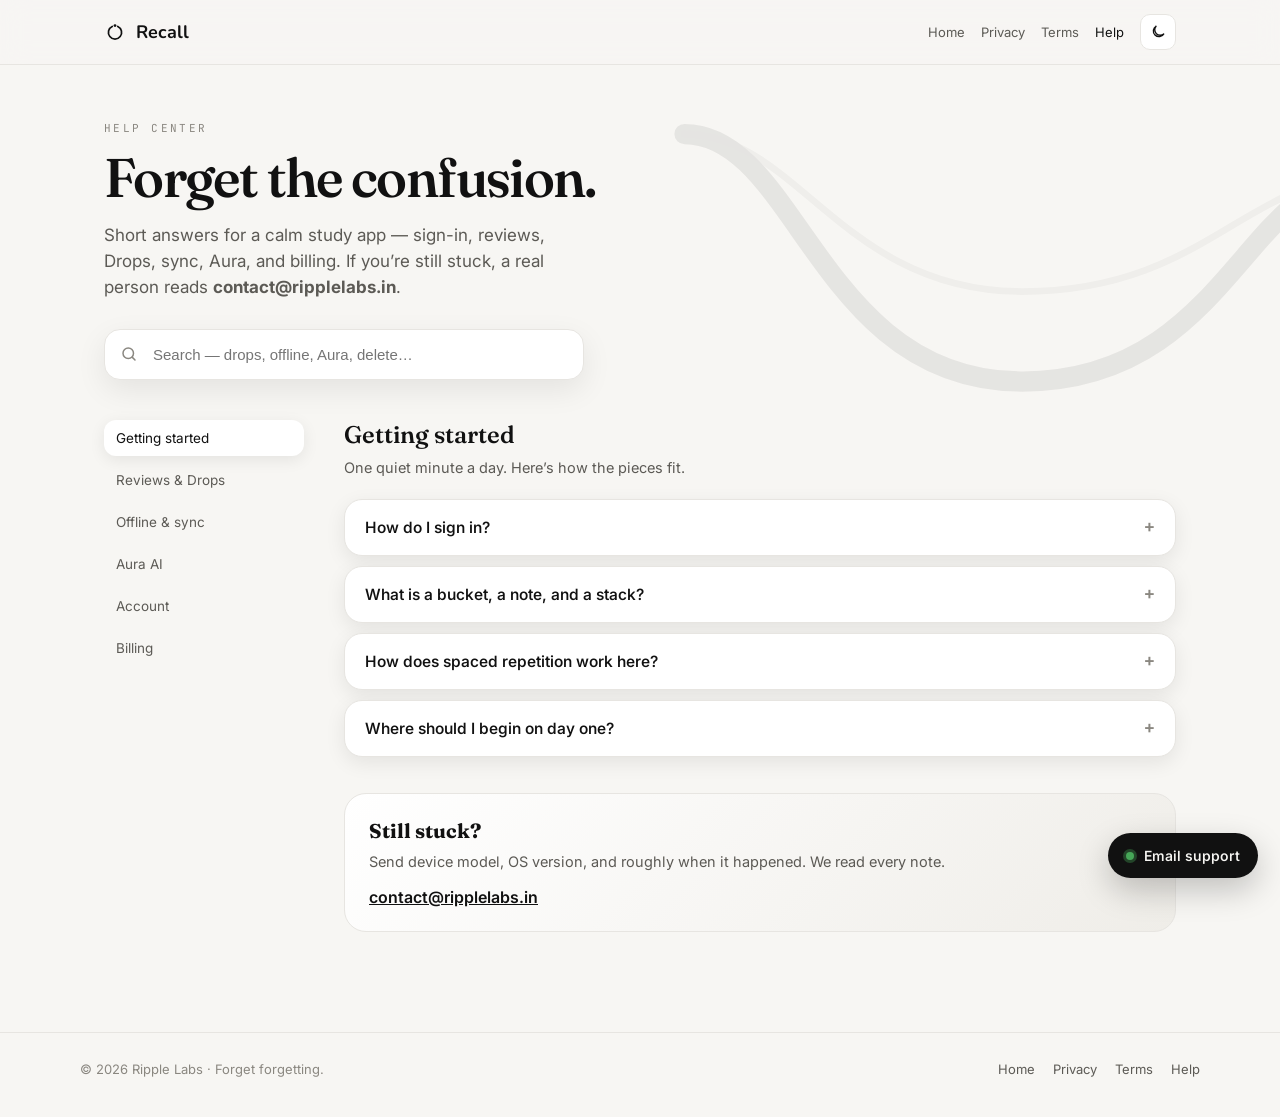
<file: recall/help/index.html>
<!DOCTYPE html>
<html lang="en">
<head>
  <meta charset="utf-8">
  <meta name="viewport" content="width=device-width, initial-scale=1">
  <title>Help — Recall | Forget forgetting.</title>
  <meta name="description" content="Help Center for Recall. Sign-in, reviews, Recall Drops, offline sync, Aura AI, account export, and billing — calm answers for a calm study app.">
  <meta name="robots" content="index, follow">
  <link rel="canonical" href="https://ripplelabs.in/recall/help">
  <meta name="theme-color" content="#F7F6F3" media="(prefers-color-scheme: light)">
  <meta name="theme-color" content="#0E0E11" media="(prefers-color-scheme: dark)">
  <link rel="icon" type="image/svg+xml" href="data:image/svg+xml,%3Csvg xmlns='http://www.w3.org/2000/svg' viewBox='0 0 100 100' fill='none' stroke='%23111' stroke-width='7.5' stroke-linecap='round' stroke-linejoin='round'%3E%3Cpath d='M62.7 24.8 A30 30 0 1 1 37.3 24.8'/%3E%3Ccircle cx='50' cy='21' r='6.5' fill='%23111' stroke='none'/%3E%3C/svg%3E">
  <link rel="preconnect" href="https://fonts.googleapis.com">
  <link rel="preconnect" href="https://fonts.gstatic.com" crossorigin>
  <link href="https://fonts.googleapis.com/css2?family=Fraunces:opsz,wght@9..144,500;9..144,560&family=Inter:wght@400;500;600&family=JetBrains+Mono:wght@400;500&family=Nunito:wght@700&display=swap" rel="stylesheet">
  <link rel="stylesheet" href="/recall/css/help.css">
  <meta property="og:title" content="Help — Recall">
  <meta property="og:description" content="Calm answers for spaced revision, reviews, Recall Drops, Aura, and account questions.">
  <meta property="og:url" content="https://ripplelabs.in/recall/help">
  <meta property="og:type" content="website">
  <meta property="og:site_name" content="Recall">
  <meta property="og:image" content="https://ripplelabs.in/recall/assets/og-image.png">
  <meta name="twitter:card" content="summary_large_image">
  <meta name="twitter:title" content="Help — Recall">
  <meta name="twitter:description" content="Calm answers for spaced revision, reviews, Recall Drops, Aura, and account questions.">
  <meta name="twitter:image" content="https://ripplelabs.in/recall/assets/og-image.png">
  <script type="application/ld+json">
  {
    "@context": "https://schema.org",
    "@type": "FAQPage",
    "@id": "https://ripplelabs.in/recall/help#faq",
    "name": "Recall Help Center",
    "url": "https://ripplelabs.in/recall/help",
    "mainEntity": [
      {
        "@type": "Question",
        "name": "How do I sign in?",
        "acceptedAnswer": {
          "@type": "Answer",
          "text": "Use a magic link (we email you a sign-in link) or continue with Google. On supported devices you may also see Apple sign-in. Open the link on the same device where you installed Recall. If the link expires, request a new one from the sign-in screen."
        }
      },
      {
        "@type": "Question",
        "name": "What is a bucket, a note, and a stack?",
        "acceptedAnswer": {
          "@type": "Answer",
          "text": "Buckets are subjects (Biology, Spanish, Interview prep). Notes are what you save inside a bucket — typed text, a link, a YouTube video, a PDF or an image. Any note you mark for spaced revision becomes a card in your reviews. A stack is today’s short review set, chosen for you by the scheduler."
        }
      },
      {
        "@type": "Question",
        "name": "How does spaced repetition work here?",
        "acceptedAnswer": {
          "@type": "Answer",
          "text": "After each card you say how it went: Forgot or Got it. Tap More if you want the finer grades, Hard and Easy. Cards you struggle with return sooner; cards you know well space out. Over time that flattens the forgetting curve — without cramming the night before."
        }
      },
      {
        "@type": "Question",
        "name": "Where should I begin on day one?",
        "acceptedAnswer": {
          "@type": "Answer",
          "text": "Create a bucket for one subject you care about and put a few notes in it. When Today shows cards ready, start a review. Small and consistent beats huge and abandoned."
        }
      },
      {
        "@type": "Question",
        "name": "Nothing is due today — is that bad?",
        "acceptedAnswer": {
          "@type": "Answer",
          "text": "No. It means nothing is scheduled right now. Add new material, or wait for the next due window. “All caught up” is a feature, not a failure."
        }
      },
      {
        "@type": "Question",
        "name": "What do Forgot, Got it, Hard and Easy do?",
        "acceptedAnswer": {
          "@type": "Answer",
          "text": "Each rating tells the scheduler how stable the memory felt. Forgot brings the card back soon. Got it is the normal pass. Under More, Hard shortens the next gap and Easy pushes it further out. Be honest — the scheduler only works if the ratings match reality. (Quiz flashcards use the four grades directly: Forgot, Hard, Good, Easy.)"
        }
      },
      {
        "@type": "Question",
        "name": "Recall Drops aren’t arriving",
        "acceptedAnswer": {
          "@type": "Answer",
          "text": "Check three things: (1) OS notification permission is on, (2) Recall Drop / push is enabled in Settings, (3) you’re outside Quiet hours. Also confirm you have cards that can become due. Still silent? Email us with your device and OS version."
        }
      },
      {
        "@type": "Question",
        "name": "Can I make Drops quieter or louder?",
        "acceptedAnswer": {
          "@type": "Answer",
          "text": "Yes — Settings → Recall Drop → Reminder style. Gentle waits for a larger batch, nudges at most a few times a day, and never re-nudges. Standard is the default: balanced, and it re-nudges after about two hours if a Drop is still unseen. Persistent keeps nudging in smaller batches. ASAO drops as soon as even one note is ready. Each style carries its own daily cap and its own minimum gap between Drops, so none of them can pile up."
        }
      },
      {
        "@type": "Question",
        "name": "How do Quiet hours work?",
        "acceptedAnswer": {
          "@type": "Answer",
          "text": "Quiet hours are a window in which no Recall Drops are sent. Set a start and end time in Settings → Recall Drop → Quiet hours, or turn the window off entirely. Anything that becomes due during quiet hours simply waits until the window ends."
        }
      },
      {
        "@type": "Question",
        "name": "Can I keep a note without it entering my reviews?",
        "acceptedAnswer": {
          "@type": "Answer",
          "text": "Yes. Spaced revision is a switch you control per note and per bucket, so Recall also works as a plain notes app for anything you just want to keep. Turn it off on a single note, or on a whole bucket, and nothing from it is scheduled."
        }
      },
      {
        "@type": "Question",
        "name": "What is Memory strength?",
        "acceptedAnswer": {
          "@type": "Answer",
          "text": "Memory strength is how firmly you want to hold a subject. Raise it and cards come back more often, which means more reviews but a firmer hold; lower it and reviews get lighter and further apart. Set it once for your account, and override it per bucket where a subject needs a different grip."
        }
      },
      {
        "@type": "Question",
        "name": "Can I review without internet?",
        "acceptedAnswer": {
          "@type": "Answer",
          "text": "Yes. Cached cards and a queued review flow keep you moving offline. When you reconnect, pending reviews sync. For grades, entitlements, and scheduling truth, the server wins if there’s a conflict."
        }
      },
      {
        "@type": "Question",
        "name": "I see “Updates available — tap to refresh”",
        "acceptedAnswer": {
          "@type": "Answer",
          "text": "That’s intentional. Recall never auto-refreshes mid-interaction and knocks you out of a review. When you’re ready, tap the nudge to load newer server data."
        }
      },
      {
        "@type": "Question",
        "name": "Something looks out of date after I switched phones",
        "acceptedAnswer": {
          "@type": "Answer",
          "text": "Sign in on the new device and give sync a moment. If a screen still looks stale, pull to refresh or use the updates nudge. Export from Settings if you want a local backup zip."
        }
      },
      {
        "@type": "Question",
        "name": "What does Aura do?",
        "acceptedAnswer": {
          "@type": "Answer",
          "text": "Aura works on the notes you have already saved rather than writing new material for you. It summarises a whole bucket, answers questions about your own material and shows which notes the answer came from, and suggests clearer rewrites of a note you’re editing. AI can be wrong — read what it gives you before you rely on it."
        }
      },
      {
        "@type": "Question",
        "name": "Where does Aura get its answers?",
        "acceptedAnswer": {
          "@type": "Answer",
          "text": "Aura searches your own notes first and cites the ones it used. If your notes don’t cover the question, it falls back on general knowledge rather than inventing a citation to a note you don’t have. It does not browse the web, so anything outside your notes comes from the model itself — treat it as a starting point, not a source."
        }
      },
      {
        "@type": "Question",
        "name": "Can I change how Aura writes?",
        "acceptedAnswer": {
          "@type": "Answer",
          "text": "Yes — open Tune Aura and tell it how you like answers: shorter, more examples, less hedging. Those preferences are stored for your account only and applied to your future answers. You can view or clear them at any time."
        }
      },
      {
        "@type": "Question",
        "name": "Aura is empty, slow, or weird",
        "acceptedAnswer": {
          "@type": "Answer",
          "text": "Check your network first — Aura needs a connection and won’t run offline. If a bucket has very little in it, answers will be thin, because Aura only has your notes to work from. Try again in a minute if a request stalls. Never paste passwords or confidential IDs into AI prompts."
        }
      },
      {
        "@type": "Question",
        "name": "Is my content used to train Ripple’s models?",
        "acceptedAnswer": {
          "@type": "Answer",
          "text": "We don’t use your study content to train our own foundation models. Aura sends what’s needed for the feature to AI processors. Details live in our Privacy Policy."
        }
      },
      {
        "@type": "Question",
        "name": "How do I export my data?",
        "acceptedAnswer": {
          "@type": "Answer",
          "text": "Open Settings and use Export. You’ll get a downloadable archive of your core study data. Links expire after a short window for safety — download promptly."
        }
      },
      {
        "@type": "Question",
        "name": "How do I delete my account?",
        "acceptedAnswer": {
          "@type": "Answer",
          "text": "Settings → Delete account. This is permanent: server data is purged and the on-device cache is cleared. Cancel any store subscription separately in Google Play or the App Store so renewals stop."
        }
      },
      {
        "@type": "Question",
        "name": "Can I change the email on my account?",
        "acceptedAnswer": {
          "@type": "Answer",
          "text": "Sign-in is tied to your magic-link email or Google/Apple identity. For account merges or email changes, write contact@ripplelabs.in from the address on the account and tell us what you need."
        }
      },
      {
        "@type": "Question",
        "name": "What does Recall cost?",
        "acceptedAnswer": {
          "@type": "Answer",
          "text": "Recall is free and has no ads. There is currently no paywall anywhere in the app: the spaced-revision engine, your buckets and notes, Recall Drops, insights, and asking or summarising your notes with Aura are all open. A Premium plan will arrive later for the heavier things — the larger AI models and quiz. If a limit is ever in force on your account, the app shows it to you where it applies."
        }
      },
      {
        "@type": "Question",
        "name": "What about Quiz?",
        "acceptedAnswer": {
          "@type": "Answer",
          "text": "Quiz is still being finished, so it isn’t generally available yet. If you open it today you’ll see a short note saying the practice modes are on the way rather than a prompt to pay. We’ll turn it on properly once the modes are done."
        }
      },
      {
        "@type": "Question",
        "name": "How do I manage or cancel a subscription?",
        "acceptedAnswer": {
          "@type": "Answer",
          "text": "Subscriptions are billed by Google Play or the App Store. Manage or cancel in that store’s subscription settings. Refunds follow the store’s policies."
        }
      },
      {
        "@type": "Question",
        "name": "I paid but Premium didn’t unlock",
        "acceptedAnswer": {
          "@type": "Answer",
          "text": "Open Settings and use Restore purchases, then give it a minute while you’re online. Still locked? Email contact@ripplelabs.in with your store order ID and the email on your Recall account."
        }
      }
    ]
  }
  </script>
</head>
<body>
<div id="help-root" class="theme-light">
  <div class="curve-bg" aria-hidden="true">
    <svg viewBox="0 0 640 320" fill="none">
      <path d="M20 40 C120 40, 140 260, 320 260 C500 260, 520 80, 620 80" stroke="currentColor" stroke-width="18" stroke-linecap="round"/>
      <path d="M20 40 C120 40, 160 180, 320 180 C480 180, 520 80, 620 80" stroke="currentColor" stroke-width="6" stroke-linecap="round" opacity="0.45"/>
    </svg>
  </div>

  <header class="help-header">
    <div class="help-header-inner">
      <a class="help-brand" href="/recall">
        <svg width="22" height="22" viewBox="0 0 100 100" fill="none" stroke="currentColor" stroke-width="8" stroke-linecap="round" stroke-linejoin="round" aria-hidden="true"><path d="M62.7 24.8 A30 30 0 1 1 37.3 24.8"/><circle cx="50" cy="21" r="6.5" fill="currentColor" stroke="none"/></svg>
        <span>Recall</span>
      </a>
      <nav class="help-nav" aria-label="Site">
        <a href="/recall">Home</a>
        <a href="/recall/privacy">Privacy</a>
        <a href="/recall/tos">Terms</a>
        <a href="/recall/help" aria-current="page">Help</a>
        <button type="button" class="theme-toggle" data-theme-toggle aria-label="Toggle theme">
          <svg class="icon-moon" width="16" height="16" viewBox="0 0 24 24" fill="none" stroke="currentColor" stroke-width="2"><path d="M21 14.5A8.5 8.5 0 1 1 9.5 3 7 7 0 0 0 21 14.5Z"/></svg>
          <svg class="icon-sun" width="16" height="16" viewBox="0 0 24 24" fill="none" stroke="currentColor" stroke-width="2"><circle cx="12" cy="12" r="4"/><path d="M12 2v2M12 20v2M2 12h2M20 12h2M5 5l1.5 1.5M17.5 17.5L19 19M19 5l-1.5 1.5M5 19l1.5-1.5" stroke-linecap="round"/></svg>
        </button>
      </nav>
    </div>
  </header>

  <section class="help-hero">
    <p class="help-kicker">Help Center</p>
    <h1 class="help-title">Forget the confusion.</h1>
    <p class="help-sub">Short answers for a calm study app — sign-in, reviews, Drops, sync, Aura, and billing. If you’re still stuck, a real person reads <strong>contact@ripplelabs.in</strong>.</p>
    <div class="help-search-wrap">
      <svg class="help-search-icon" width="18" height="18" viewBox="0 0 24 24" fill="none" stroke="currentColor" stroke-width="2" aria-hidden="true"><circle cx="11" cy="11" r="7"/><path d="M20 20l-3.5-3.5" stroke-linecap="round"/></svg>
      <label class="sr-only" for="helpSearch">Search help</label>
      <input id="helpSearch" class="help-search" type="search" placeholder="Search — drops, offline, Aura, delete…" autocomplete="off">
    </div>
  </section>

  <div class="help-shell">
    <nav class="topic-rail" aria-label="Topics" role="tablist">
      <button type="button" role="tab" aria-selected="true" data-topic="start">Getting started</button>
      <button type="button" role="tab" aria-selected="false" data-topic="reviews">Reviews &amp; Drops</button>
      <button type="button" role="tab" aria-selected="false" data-topic="sync">Offline &amp; sync</button>
      <button type="button" role="tab" aria-selected="false" data-topic="ai">Aura AI</button>
      <button type="button" role="tab" aria-selected="false" data-topic="account">Account</button>
      <button type="button" role="tab" aria-selected="false" data-topic="billing">Billing</button>
    </nav>

    <div class="help-content">
      <section class="faq-panel" data-panel="start" role="tabpanel">
        <h2>Getting started</h2>
        <p class="faq-lead">One quiet minute a day. Here’s how the pieces fit.</p>
        <div class="faq-list">
          <details class="faq-item" data-faq>
            <summary>How do I sign in?</summary>
            <p class="faq-a">Use a magic link (we email you a sign-in link) or continue with Google. On supported devices you may also see Apple sign-in. Open the link on the same device where you installed Recall. If the link expires, request a new one from the sign-in screen.</p>
          </details>
          <details class="faq-item" data-faq>
            <summary>What is a bucket, a note, and a stack?</summary>
            <p class="faq-a"><strong>Buckets</strong> are subjects (Biology, Spanish, Interview prep). <strong>Notes</strong> are what you save inside a bucket — typed text, a link, a YouTube video, a PDF or an image. Any note you mark for spaced revision becomes a card in your reviews. A <strong>stack</strong> is today’s short review set, chosen for you by the scheduler.</p>
          </details>
          <details class="faq-item" data-faq>
            <summary>How does spaced repetition work here?</summary>
            <p class="faq-a">After each card you say how it went: <strong>Forgot</strong> or <strong>Got it</strong>. Tap <strong>More</strong> if you want the finer grades, Hard and Easy. Cards you struggle with return sooner; cards you know well space out. Over time that flattens the forgetting curve — without cramming the night before.</p>
          </details>
          <details class="faq-item" data-faq>
            <summary>Where should I begin on day one?</summary>
            <p class="faq-a">Create a bucket for one subject you care about and put a few notes in it. When Today shows cards ready, start a review. Small and consistent beats huge and abandoned.</p>
          </details>
        </div>
      </section>

      <section class="faq-panel" data-panel="reviews" role="tabpanel" hidden>
        <h2>Reviews &amp; Drops</h2>
        <p class="faq-lead">The ring is a glance, not a guilt meter.</p>
        <div class="faq-list">
          <details class="faq-item" data-faq>
            <summary>Nothing is due today — is that bad?</summary>
            <p class="faq-a">No. It means nothing is scheduled right now. Add new material, or wait for the next due window. “All caught up” is a feature, not a failure.</p>
          </details>
          <details class="faq-item" data-faq>
            <summary>What do Forgot, Got it, Hard and Easy do?</summary>
            <p class="faq-a">Each rating tells the scheduler how stable the memory felt. <strong>Forgot</strong> brings the card back soon. <strong>Got it</strong> is the normal pass. Under <strong>More</strong>, <strong>Hard</strong> shortens the next gap and <strong>Easy</strong> pushes it further out. Be honest — the scheduler only works if the ratings match reality. (Quiz flashcards use the four grades directly: Forgot, Hard, Good, Easy.)</p>
          </details>
          <details class="faq-item" data-faq>
            <summary>Recall Drops aren’t arriving</summary>
            <p class="faq-a">Check three things: (1) OS notification permission is on, (2) Recall Drop / push is enabled in Settings, (3) you’re outside Quiet hours. Also confirm you have cards that can become due. Still silent? Email us with your device and OS version.</p>
          </details>
          <details class="faq-item" data-faq>
            <summary>Can I make Drops quieter or louder?</summary>
            <p class="faq-a">Yes — Settings → Recall Drop → Reminder style. <strong>Gentle</strong> waits for a larger batch, nudges at most a few times a day, and never re-nudges. <strong>Standard</strong> is the default: balanced, and it re-nudges after about two hours if a Drop is still unseen. <strong>Persistent</strong> keeps nudging in smaller batches. <strong>ASAO</strong> drops as soon as even one note is ready. Each style carries its own daily cap and its own minimum gap between Drops, so none of them can pile up.</p>
          </details>
          <details class="faq-item" data-faq>
            <summary>How do Quiet hours work?</summary>
            <p class="faq-a">Quiet hours are a window in which no Recall Drops are sent. Set a start and end time in Settings → Recall Drop → Quiet hours, or turn the window off entirely. Anything that becomes due during quiet hours simply waits until the window ends.</p>
          </details>
          <details class="faq-item" data-faq>
            <summary>Can I keep a note without it entering my reviews?</summary>
            <p class="faq-a">Yes. Spaced revision is a switch you control per note and per bucket, so Recall also works as a plain notes app for anything you just want to keep. Turn it off on a single note, or on a whole bucket, and nothing from it is scheduled.</p>
          </details>
          <details class="faq-item" data-faq>
            <summary>What is Memory strength?</summary>
            <p class="faq-a">Memory strength is how firmly you want to hold a subject. Raise it and cards come back more often, which means more reviews but a firmer hold; lower it and reviews get lighter and further apart. Set it once for your account, and override it per bucket where a subject needs a different grip.</p>
          </details>
        </div>
      </section>

      <section class="faq-panel" data-panel="sync" role="tabpanel" hidden>
        <h2>Offline &amp; sync</h2>
        <p class="faq-lead">Review on the train. Sync when you’re back online.</p>
        <div class="faq-list">
          <details class="faq-item" data-faq>
            <summary>Can I review without internet?</summary>
            <p class="faq-a">Yes. Cached cards and a queued review flow keep you moving offline. When you reconnect, pending reviews sync. For grades, entitlements, and scheduling truth, the server wins if there’s a conflict.</p>
          </details>
          <details class="faq-item" data-faq>
            <summary>I see “Updates available — tap to refresh”</summary>
            <p class="faq-a">That’s intentional. Recall never auto-refreshes mid-interaction and knocks you out of a review. When you’re ready, tap the nudge to load newer server data.</p>
          </details>
          <details class="faq-item" data-faq>
            <summary>Something looks out of date after I switched phones</summary>
            <p class="faq-a">Sign in on the new device and give sync a moment. If a screen still looks stale, pull to refresh or use the updates nudge. Export from Settings if you want a local backup zip.</p>
          </details>
        </div>
      </section>

      <section class="faq-panel" data-panel="ai" role="tabpanel" hidden>
        <h2>Aura AI</h2>
        <p class="faq-lead">Grounded in your notes, enriched by Aura.</p>
        <div class="faq-list">
          <details class="faq-item" data-faq>
            <summary>What does Aura do?</summary>
            <p class="faq-a">Aura works on the notes you have already saved rather than writing new material for you. It summarises a whole bucket, answers questions about your own material and shows which notes the answer came from, and suggests clearer rewrites of a note you’re editing. AI can be wrong — read what it gives you before you rely on it.</p>
          </details>
          <details class="faq-item" data-faq>
            <summary>Where does Aura get its answers?</summary>
            <p class="faq-a">Aura searches your own notes first and cites the ones it used. If your notes don’t cover the question, it falls back on general knowledge rather than inventing a citation to a note you don’t have. It does not browse the web, so anything outside your notes comes from the model itself — treat it as a starting point, not a source.</p>
          </details>
          <details class="faq-item" data-faq>
            <summary>Can I change how Aura writes?</summary>
            <p class="faq-a">Yes — open <strong>Tune Aura</strong> and tell it how you like answers: shorter, more examples, less hedging. Those preferences are stored for your account only and applied to your future answers. You can view or clear them at any time.</p>
          </details>
          <details class="faq-item" data-faq>
            <summary>Aura is empty, slow, or weird</summary>
            <p class="faq-a">Check your network first — Aura needs a connection and won’t run offline. If a bucket has very little in it, answers will be thin, because Aura only has your notes to work from. Try again in a minute if a request stalls. Never paste passwords or confidential IDs into AI prompts.</p>
          </details>
          <details class="faq-item" data-faq>
            <summary>Is my content used to train Ripple’s models?</summary>
            <p class="faq-a">We don’t use your study content to train our own foundation models. Aura sends what’s needed for the feature to AI processors. Details live in our <a href="/recall/privacy">Privacy Policy</a>.</p>
          </details>
        </div>
      </section>

      <section class="faq-panel" data-panel="account" role="tabpanel" hidden>
        <h2>Account</h2>
        <p class="faq-lead">Your data, your exits — export or delete anytime.</p>
        <div class="faq-list">
          <details class="faq-item" data-faq>
            <summary>How do I export my data?</summary>
            <p class="faq-a">Open Settings and use Export. You’ll get a downloadable archive of your core study data. Links expire after a short window for safety — download promptly.</p>
          </details>
          <details class="faq-item" data-faq>
            <summary>How do I delete my account?</summary>
            <p class="faq-a">Settings → Delete account. This is permanent: server data is purged and the on-device cache is cleared. Cancel any store subscription separately in Google Play or the App Store so renewals stop.</p>
          </details>
          <details class="faq-item" data-faq>
            <summary>Can I change the email on my account?</summary>
            <p class="faq-a">Sign-in is tied to your magic-link email or Google/Apple identity. For account merges or email changes, write <a href="mailto:contact@ripplelabs.in">contact@ripplelabs.in</a> from the address on the account and tell us what you need.</p>
          </details>
        </div>
      </section>

      <section class="faq-panel" data-panel="billing" role="tabpanel" hidden>
        <h2>Billing</h2>
        <p class="faq-lead">Free right now, with no paywall in the app.</p>
        <div class="faq-list">
          <details class="faq-item" data-faq>
            <summary>What does Recall cost?</summary>
            <p class="faq-a">Recall is free and has no ads. There is currently no paywall anywhere in the app: the spaced-revision engine, your buckets and notes, Recall Drops, insights, and asking or summarising your notes with Aura are all open. A Premium plan will arrive later for the heavier things — the larger AI models and quiz. If a limit is ever in force on your account, the app shows it to you where it applies.</p>
          </details>
          <details class="faq-item" data-faq>
            <summary>What about Quiz?</summary>
            <p class="faq-a">Quiz is still being finished, so it isn’t generally available yet. If you open it today you’ll see a short note saying the practice modes are on the way rather than a prompt to pay. We’ll turn it on properly once the modes are done.</p>
          </details>
          <details class="faq-item" data-faq>
            <summary>How do I manage or cancel a subscription?</summary>
            <p class="faq-a">Subscriptions are billed by Google Play or the App Store. Manage or cancel in that store’s subscription settings. Refunds follow the store’s policies.</p>
          </details>
          <details class="faq-item" data-faq>
            <summary>I paid but Premium didn’t unlock</summary>
            <p class="faq-a">Open Settings and use Restore purchases, then give it a minute while you’re online. Still locked? Email <a href="mailto:contact@ripplelabs.in">contact@ripplelabs.in</a> with your store order ID and the email on your Recall account.</p>
          </details>
        </div>
      </section>

      <div class="still-stuck">
        <h3>Still stuck?</h3>
        <p>Send device model, OS version, and roughly when it happened. We read every note.</p>
        <a class="mail" href="mailto:contact@ripplelabs.in?subject=Recall%20help">contact@ripplelabs.in</a>
      </div>
    </div>
  </div>

  <a class="support-pill" href="mailto:contact@ripplelabs.in?subject=Recall%20help">
    <span class="dot" aria-hidden="true"></span>
    Email support
  </a>

  <footer class="help-footer">
    <div class="help-footer-inner">
      <span>© 2026 Ripple Labs · Forget forgetting.</span>
      <span>
        <a href="/recall">Home</a>
        <a href="/recall/privacy">Privacy</a>
        <a href="/recall/tos">Terms</a>
        <a href="/recall/help">Help</a>
      </span>
    </div>
  </footer>
</div>

<script>
(function () {
  var root = document.getElementById('help-root');
  var btn = document.querySelector('[data-theme-toggle]');
  var preferDark = window.matchMedia && window.matchMedia('(prefers-color-scheme: dark)').matches;
  var saved = localStorage.getItem('recall-theme');
  function apply(theme) {
    root.classList.remove('theme-light', 'theme-dark');
    root.classList.add(theme === 'dark' ? 'theme-dark' : 'theme-light');
    localStorage.setItem('recall-theme', theme === 'dark' ? 'dark' : 'light');
  }
  apply(saved || (preferDark ? 'dark' : 'light'));
  if (btn) btn.addEventListener('click', function () {
    apply(root.classList.contains('theme-dark') ? 'light' : 'dark');
  });

  var tabs = Array.prototype.slice.call(document.querySelectorAll('[data-topic]'));
  var panels = Array.prototype.slice.call(document.querySelectorAll('[data-panel]'));
  function showTopic(id) {
    tabs.forEach(function (t) {
      t.setAttribute('aria-selected', t.getAttribute('data-topic') === id ? 'true' : 'false');
    });
    panels.forEach(function (p) {
      p.hidden = p.getAttribute('data-panel') !== id;
    });
  }
  tabs.forEach(function (t) {
    t.addEventListener('click', function () { showTopic(t.getAttribute('data-topic')); });
  });

  var search = document.getElementById('helpSearch');
  var items = Array.prototype.slice.call(document.querySelectorAll('[data-faq]'));
  if (search) {
    search.addEventListener('input', function () {
      var q = (search.value || '').trim().toLowerCase();
      if (!q) {
        items.forEach(function (el) { el.hidden = false; });
        showTopic(tabs.find(function (t) { return t.getAttribute('aria-selected') === 'true'; }).getAttribute('data-topic'));
        return;
      }
      panels.forEach(function (p) { p.hidden = false; });
      tabs.forEach(function (t) { t.setAttribute('aria-selected', 'false'); });
      items.forEach(function (el) {
        var text = el.textContent.toLowerCase();
        el.hidden = text.indexOf(q) === -1;
        if (!el.hidden) el.open = true;
      });
    });
  }
})();
</script>
</body>
</html>
</file>
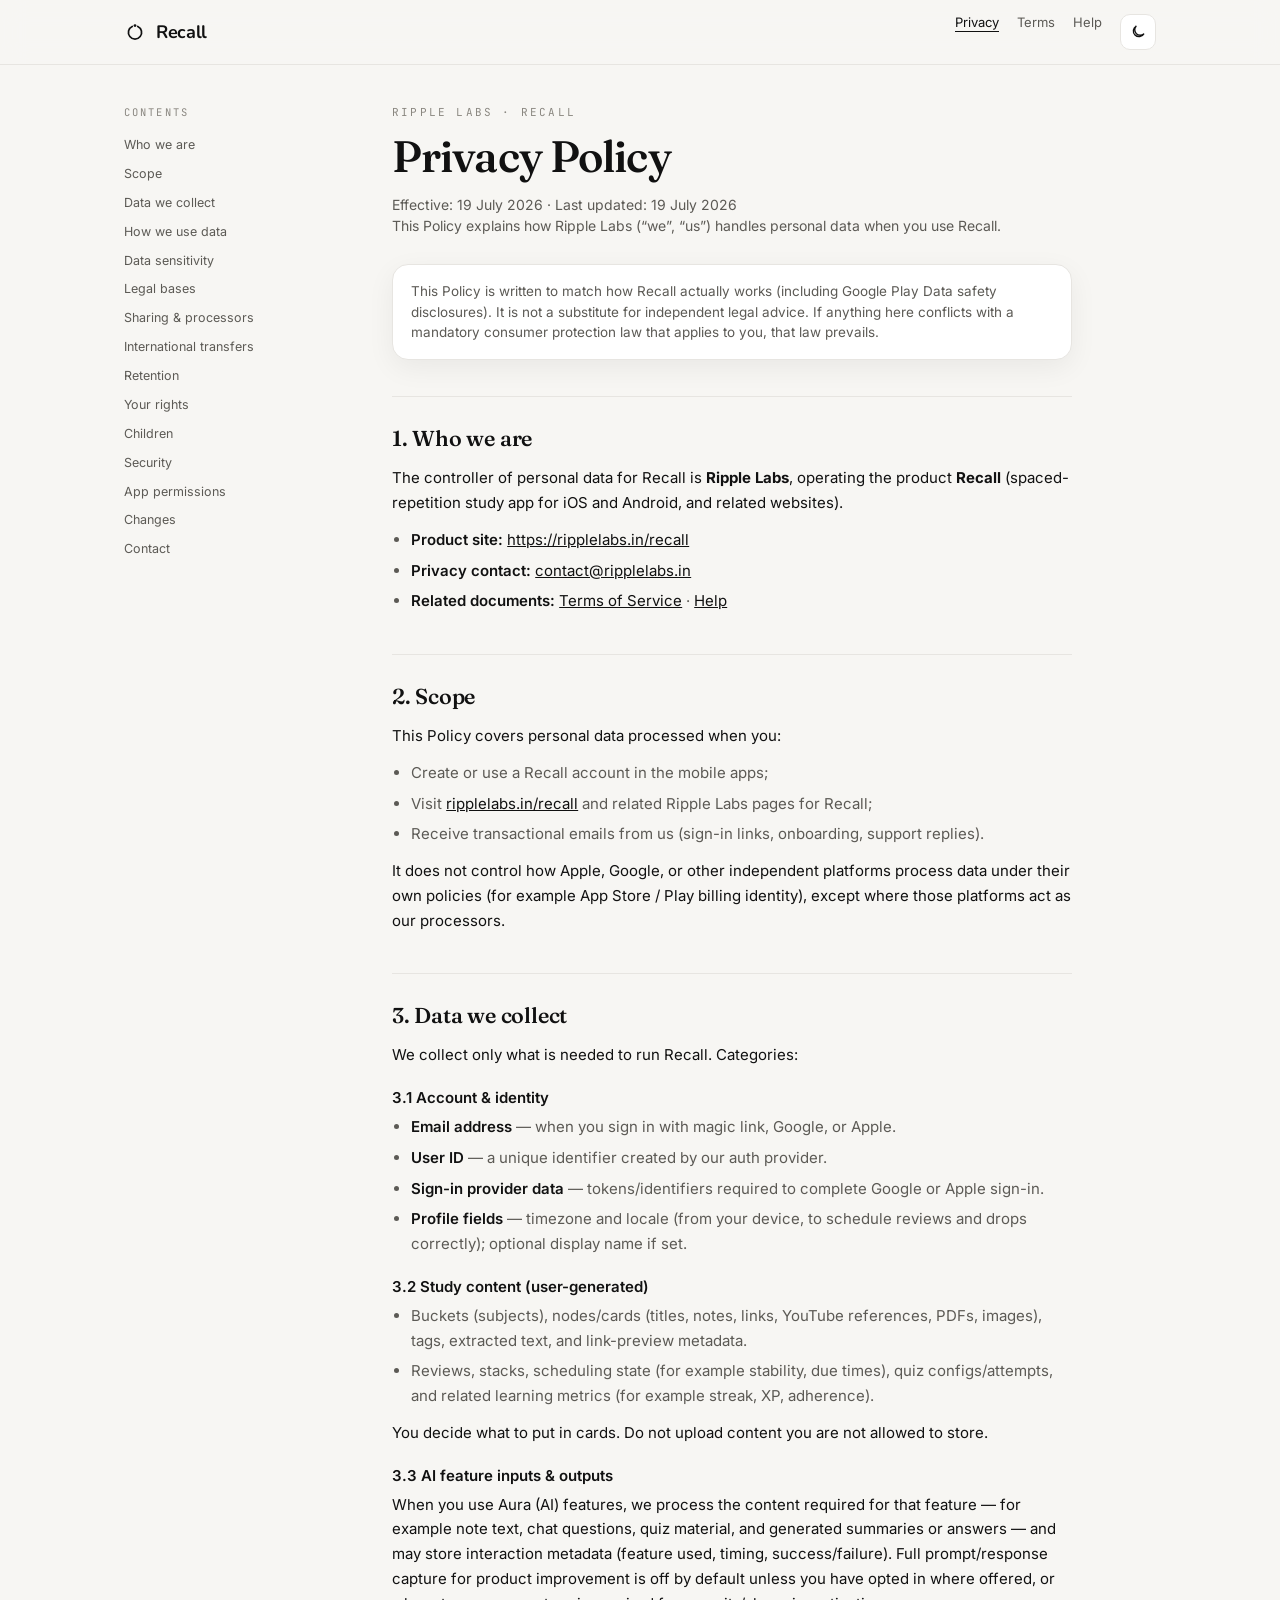
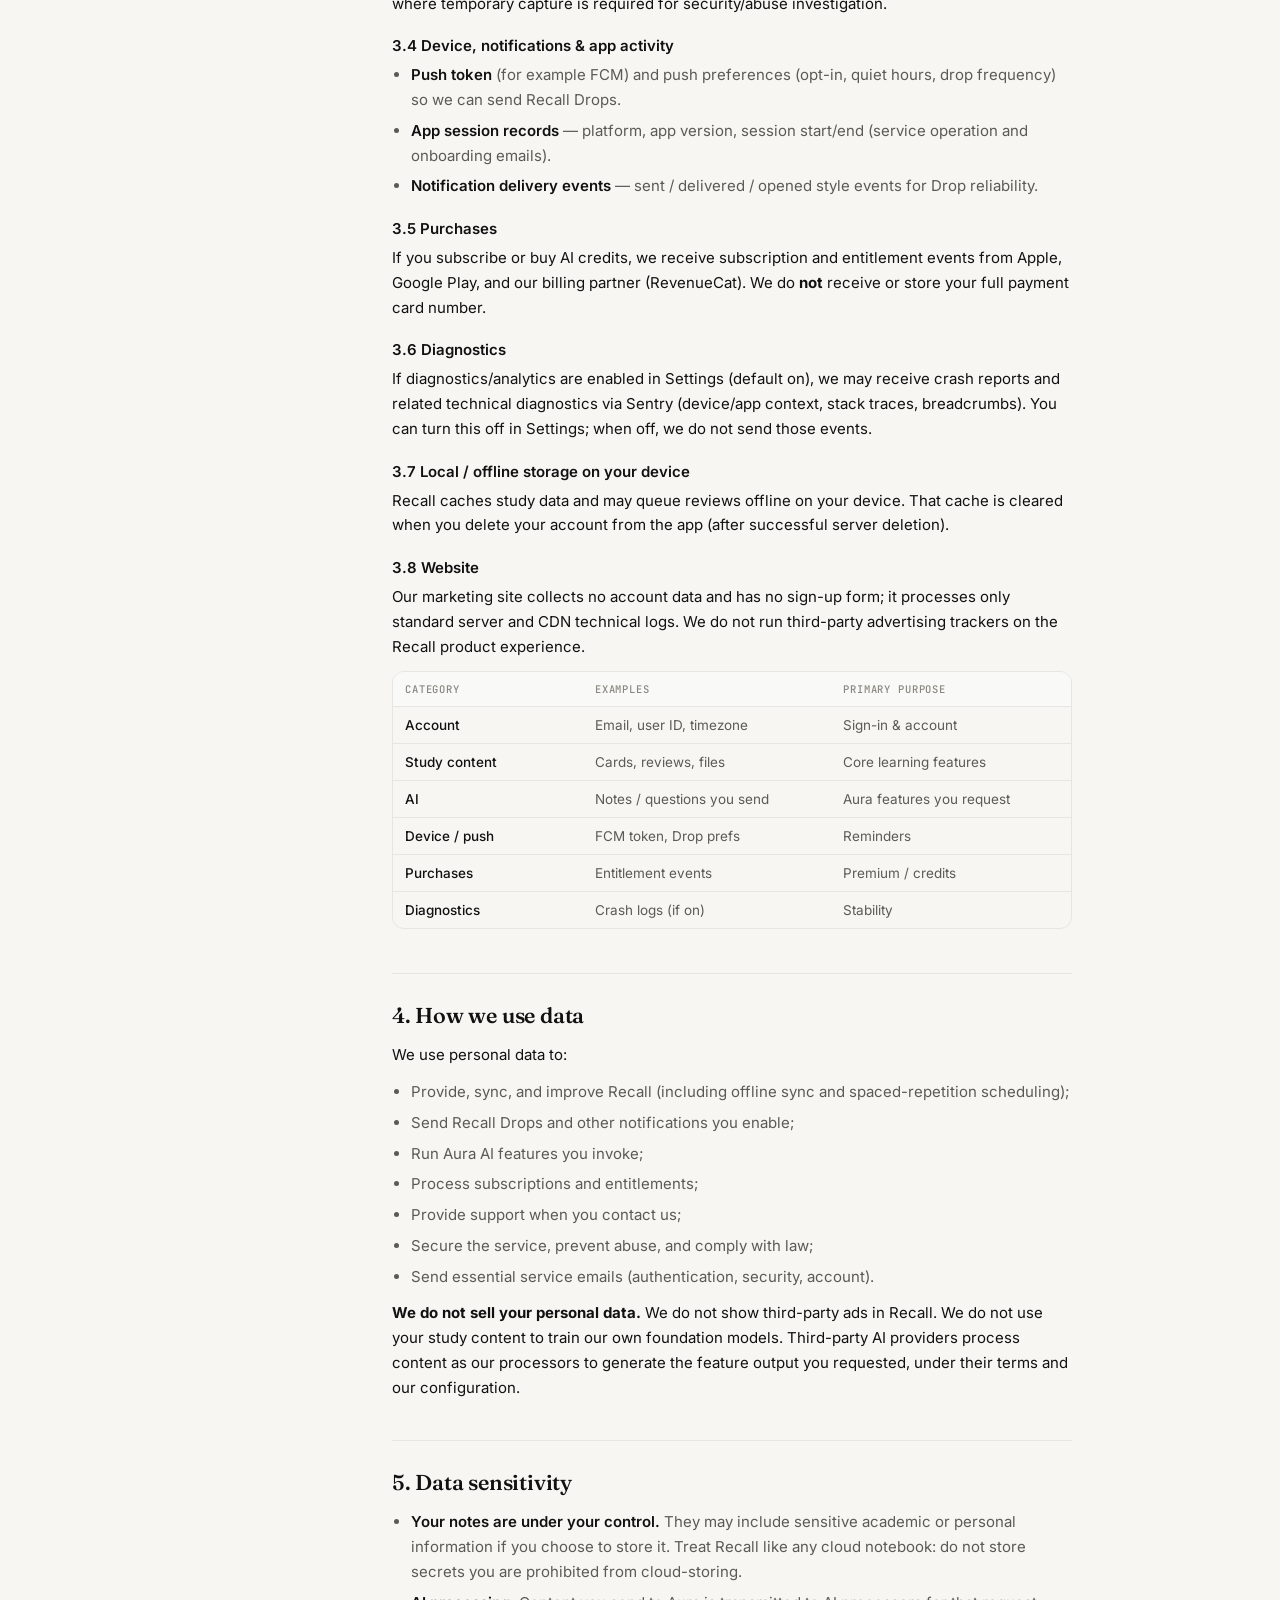
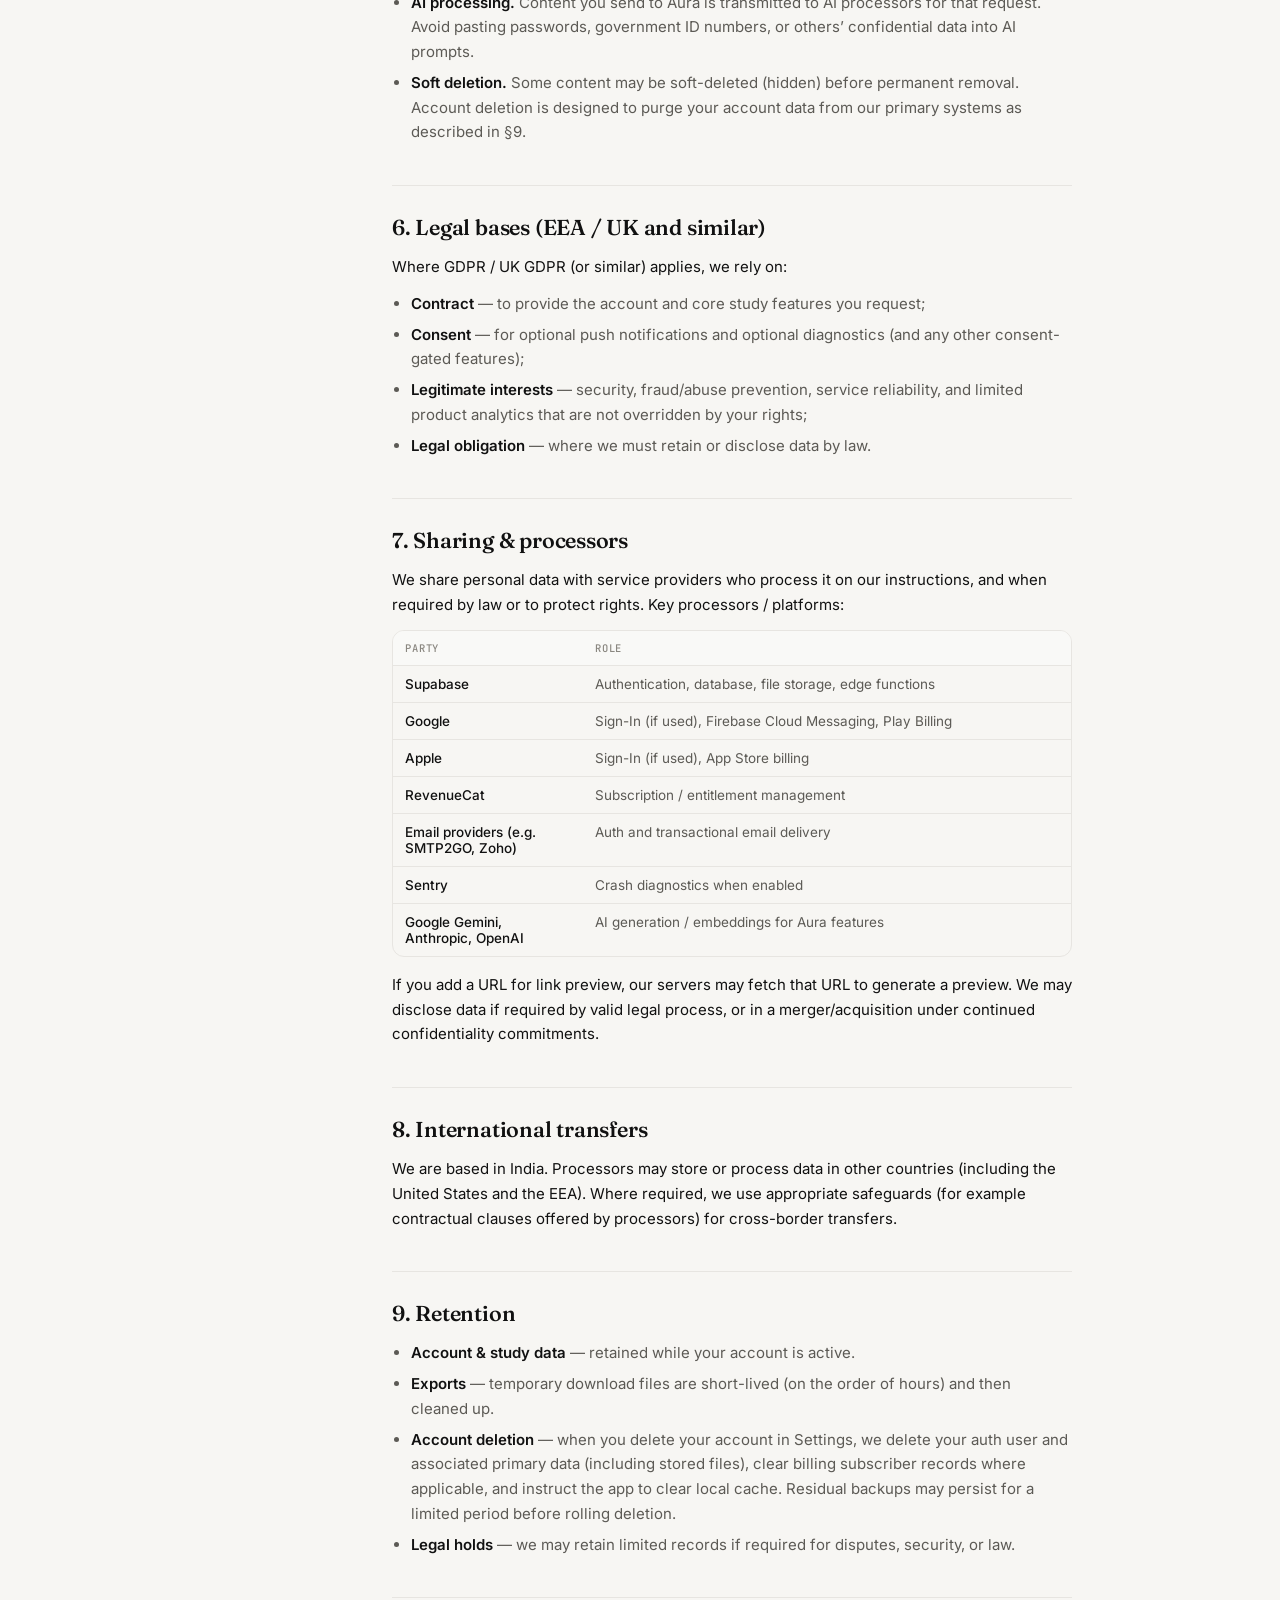
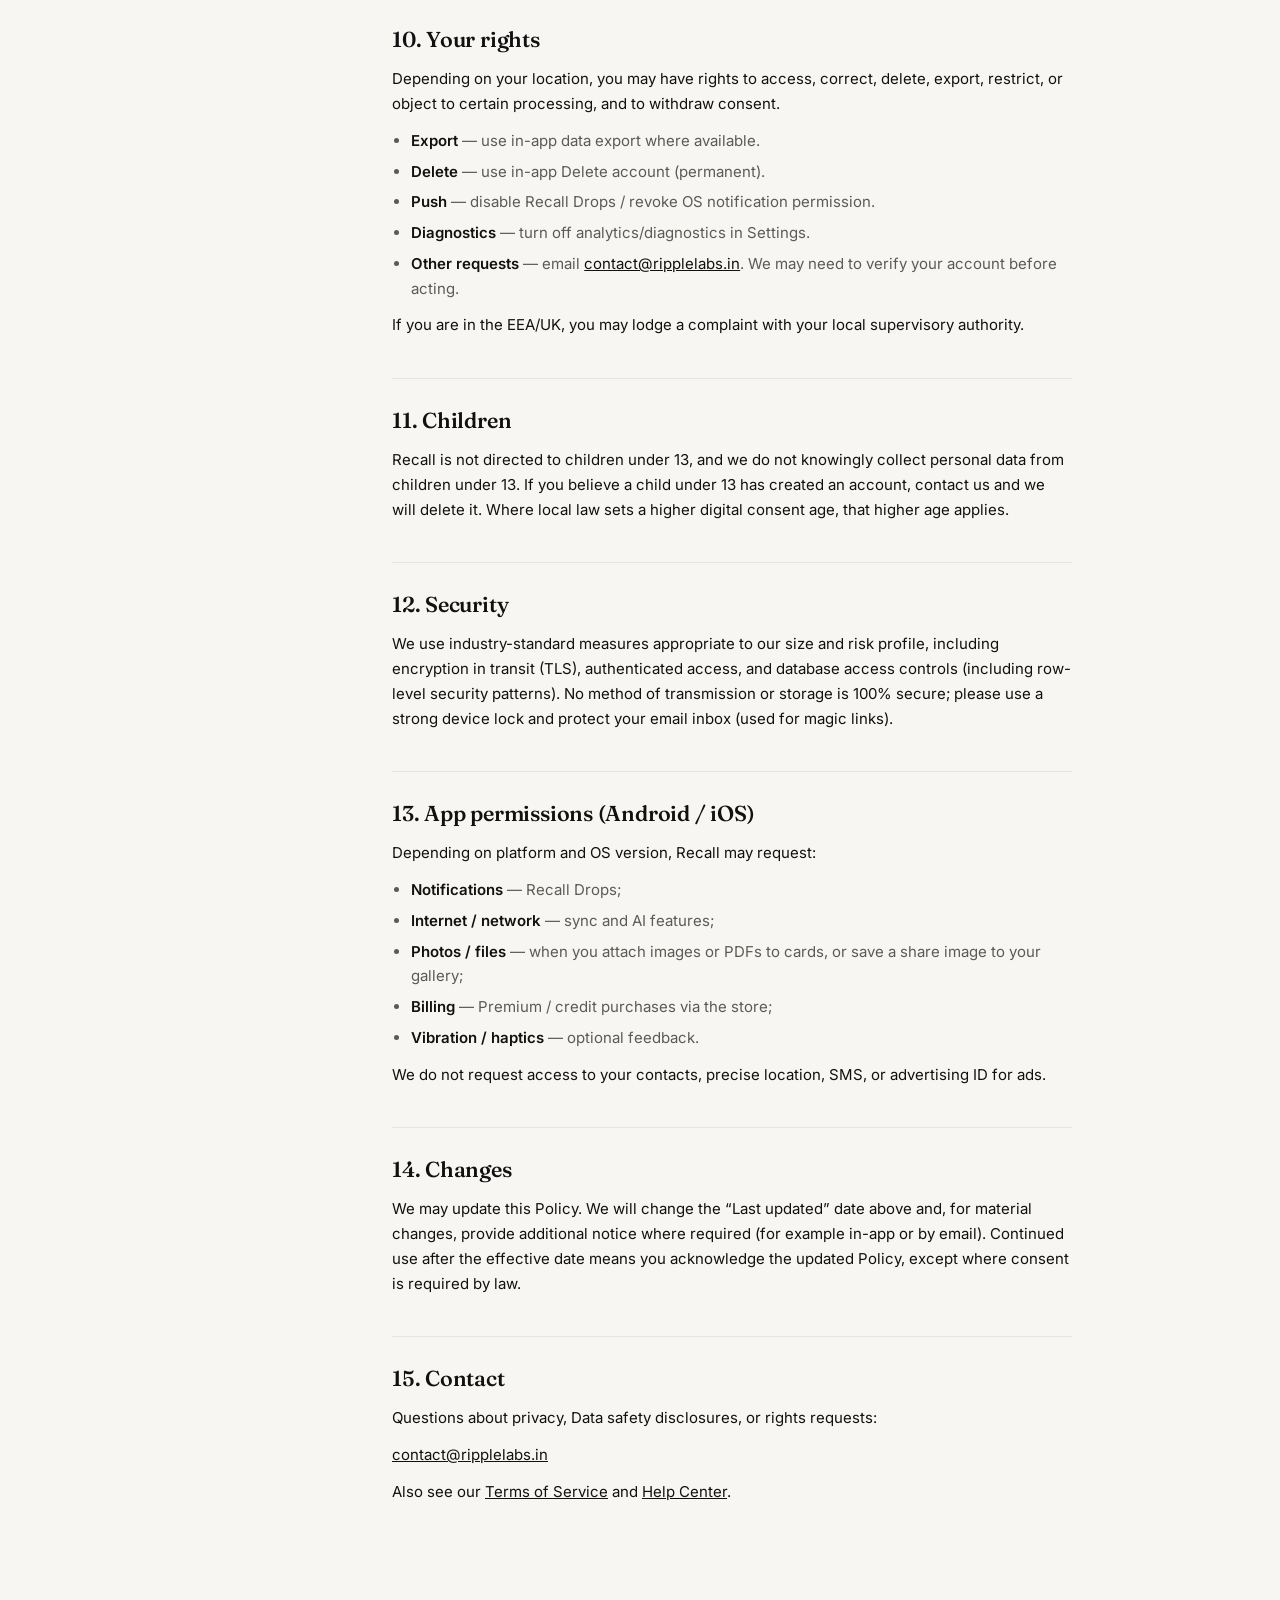
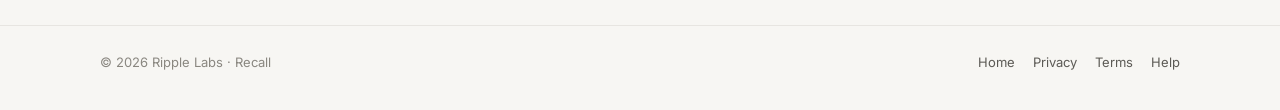
<file: recall/privacy/index.html>
<!DOCTYPE html>
<html lang="en">
<head>
  <meta charset="utf-8">
  <meta name="viewport" content="width=device-width, initial-scale=1">
  <title>Privacy Policy — Recall by Ripple Labs</title>
  <meta name="description" content="Privacy Policy for Recall, the spaced repetition study app by Ripple Labs. How we collect, use, share, and delete your data.">
  <meta name="robots" content="index, follow">
  <link rel="canonical" href="https://ripplelabs.in/recall/privacy">
  <meta name="theme-color" content="#F7F6F3" media="(prefers-color-scheme: light)">
  <meta name="theme-color" content="#0E0E11" media="(prefers-color-scheme: dark)">
  <link rel="icon" type="image/svg+xml" href="data:image/svg+xml,%3Csvg xmlns='http://www.w3.org/2000/svg' viewBox='0 0 100 100' fill='none' stroke='%23111' stroke-width='7.5' stroke-linecap='round' stroke-linejoin='round'%3E%3Cpath d='M62.7 24.8 A30 30 0 1 1 37.3 24.8'/%3E%3Ccircle cx='50' cy='21' r='6.5' fill='%23111' stroke='none'/%3E%3C/svg%3E">
  <link rel="preconnect" href="https://fonts.googleapis.com">
  <link rel="preconnect" href="https://fonts.gstatic.com" crossorigin>
  <link href="https://fonts.googleapis.com/css2?family=Fraunces:opsz,wght@9..144,500;9..144,560&family=Inter:wght@400;500;600&family=JetBrains+Mono:wght@400;500&family=Nunito:wght@700&display=swap" rel="stylesheet">
  <link rel="stylesheet" href="/recall/css/legal.css">
  <meta property="og:title" content="Privacy Policy — Recall">
  <meta property="og:description" content="How Recall by Ripple Labs collects, uses, and protects your data.">
  <meta property="og:url" content="https://ripplelabs.in/recall/privacy">
  <meta property="og:type" content="website">
  <meta property="og:site_name" content="Recall">
  <meta property="og:image" content="https://ripplelabs.in/recall/assets/og-image.png">
  <meta name="twitter:card" content="summary_large_image">
  <meta name="twitter:title" content="Privacy Policy — Recall">
  <meta name="twitter:description" content="How Recall by Ripple Labs collects, uses, and protects your data.">
  <meta name="twitter:image" content="https://ripplelabs.in/recall/assets/og-image.png">
</head>
<body>
<div id="legal-root" class="theme-light">
  <header class="legal-header">
    <div class="legal-header-inner">
      <a class="legal-brand" href="/recall">
        <svg width="22" height="22" viewBox="0 0 100 100" fill="none" stroke="currentColor" stroke-width="8" stroke-linecap="round" stroke-linejoin="round" aria-hidden="true"><path d="M62.7 24.8 A30 30 0 1 1 37.3 24.8"/><circle cx="50" cy="21" r="6.5" fill="currentColor" stroke="none"/></svg>
        <span>Recall</span>
      </a>
      <nav class="legal-nav" aria-label="Legal">
        <a href="/recall/privacy" aria-current="page">Privacy</a>
        <a href="/recall/tos">Terms</a>
        <a href="/recall/help">Help</a>
        <button type="button" class="theme-toggle" data-theme-toggle aria-label="Toggle theme">
          <svg class="icon-moon" width="16" height="16" viewBox="0 0 24 24" fill="none" stroke="currentColor" stroke-width="2"><path d="M21 14.5A8.5 8.5 0 1 1 9.5 3 7 7 0 0 0 21 14.5Z"/></svg>
          <svg class="icon-sun" width="16" height="16" viewBox="0 0 24 24" fill="none" stroke="currentColor" stroke-width="2"><circle cx="12" cy="12" r="4"/><path d="M12 2v2M12 20v2M2 12h2M20 12h2M5 5l1.5 1.5M17.5 17.5L19 19M19 5l-1.5 1.5M5 19l1.5-1.5" stroke-linecap="round"/></svg>
        </button>
      </nav>
    </div>
  </header>

  <div class="legal-shell">
    <aside class="legal-toc" aria-label="Contents">
      <p class="eyebrow">Contents</p>
      <ol>
        <li><a href="#who">Who we are</a></li>
        <li><a href="#scope">Scope</a></li>
        <li><a href="#collect">Data we collect</a></li>
        <li><a href="#use">How we use data</a></li>
        <li><a href="#sensitivity">Data sensitivity</a></li>
        <li><a href="#bases">Legal bases</a></li>
        <li><a href="#share">Sharing &amp; processors</a></li>
        <li><a href="#transfers">International transfers</a></li>
        <li><a href="#retention">Retention</a></li>
        <li><a href="#rights">Your rights</a></li>
        <li><a href="#children">Children</a></li>
        <li><a href="#security">Security</a></li>
        <li><a href="#permissions">App permissions</a></li>
        <li><a href="#changes">Changes</a></li>
        <li><a href="#contact">Contact</a></li>
      </ol>
    </aside>

    <main class="legal-main">
      <p class="legal-kicker">Ripple Labs · Recall</p>
      <h1 class="legal-title">Privacy Policy</h1>
      <p class="legal-meta">Effective: 19 July 2026 · Last updated: 19 July 2026<br>
        This Policy explains how Ripple Labs (“we”, “us”) handles personal data when you use Recall.</p>

      <p class="legal-note">
        This Policy is written to match how Recall actually works (including Google Play Data safety disclosures).
        It is not a substitute for independent legal advice. If anything here conflicts with a mandatory consumer
        protection law that applies to you, that law prevails.
      </p>

      <section class="legal-section" id="who">
        <h2>1. Who we are</h2>
        <p>The controller of personal data for Recall is <strong>Ripple Labs</strong>, operating the product <strong>Recall</strong> (spaced-repetition study app for iOS and Android, and related websites).</p>
        <ul>
          <li><strong>Product site:</strong> <a href="https://ripplelabs.in/recall">https://ripplelabs.in/recall</a></li>
          <li><strong>Privacy contact:</strong> <a href="mailto:contact@ripplelabs.in">contact@ripplelabs.in</a></li>
          <li><strong>Related documents:</strong> <a href="/recall/tos">Terms of Service</a> · <a href="/recall/help">Help</a></li>
        </ul>
      </section>

      <section class="legal-section" id="scope">
        <h2>2. Scope</h2>
        <p>This Policy covers personal data processed when you:</p>
        <ul>
          <li>Create or use a Recall account in the mobile apps;</li>
          <li>Visit <a href="https://ripplelabs.in/recall">ripplelabs.in/recall</a> and related Ripple Labs pages for Recall;</li>
          <li>Receive transactional emails from us (sign-in links, onboarding, support replies).</li>
        </ul>
        <p>It does not control how Apple, Google, or other independent platforms process data under their own policies (for example App Store / Play billing identity), except where those platforms act as our processors.</p>
      </section>

      <section class="legal-section" id="collect">
        <h2>3. Data we collect</h2>
        <p>We collect only what is needed to run Recall. Categories:</p>

        <h3>3.1 Account &amp; identity</h3>
        <ul>
          <li><strong>Email address</strong> — when you sign in with magic link, Google, or Apple.</li>
          <li><strong>User ID</strong> — a unique identifier created by our auth provider.</li>
          <li><strong>Sign-in provider data</strong> — tokens/identifiers required to complete Google or Apple sign-in.</li>
          <li><strong>Profile fields</strong> — timezone and locale (from your device, to schedule reviews and drops correctly); optional display name if set.</li>
        </ul>

        <h3>3.2 Study content (user-generated)</h3>
        <ul>
          <li>Buckets (subjects), nodes/cards (titles, notes, links, YouTube references, PDFs, images), tags, extracted text, and link-preview metadata.</li>
          <li>Reviews, stacks, scheduling state (for example stability, due times), quiz configs/attempts, and related learning metrics (for example streak, XP, adherence).</li>
        </ul>
        <p>You decide what to put in cards. Do not upload content you are not allowed to store.</p>

        <h3>3.3 AI feature inputs &amp; outputs</h3>
        <p>When you use Aura (AI) features, we process the content required for that feature — for example note text, chat questions, quiz material, and generated summaries or answers — and may store interaction metadata (feature used, timing, success/failure). Full prompt/response capture for product improvement is off by default unless you have opted in where offered, or where temporary capture is required for security/abuse investigation.</p>

        <h3>3.4 Device, notifications &amp; app activity</h3>
        <ul>
          <li><strong>Push token</strong> (for example FCM) and push preferences (opt-in, quiet hours, drop frequency) so we can send Recall Drops.</li>
          <li><strong>App session records</strong> — platform, app version, session start/end (service operation and onboarding emails).</li>
          <li><strong>Notification delivery events</strong> — sent / delivered / opened style events for Drop reliability.</li>
        </ul>

        <h3>3.5 Purchases</h3>
        <p>If you subscribe or buy AI credits, we receive subscription and entitlement events from Apple, Google Play, and our billing partner (RevenueCat). We do <strong>not</strong> receive or store your full payment card number.</p>

        <h3>3.6 Diagnostics</h3>
        <p>If diagnostics/analytics are enabled in Settings (default on), we may receive crash reports and related technical diagnostics via Sentry (device/app context, stack traces, breadcrumbs). You can turn this off in Settings; when off, we do not send those events.</p>

        <h3>3.7 Local / offline storage on your device</h3>
        <p>Recall caches study data and may queue reviews offline on your device. That cache is cleared when you delete your account from the app (after successful server deletion).</p>

        <h3>3.8 Website</h3>
        <p>Our marketing site collects no account data and has no sign-up form; it processes only standard server and CDN technical logs. We do not run third-party advertising trackers on the Recall product experience.</p>

        <div class="legal-table-wrap" aria-label="Summary table">
          <table class="legal-table">
            <thead>
              <tr><th>Category</th><th>Examples</th><th>Primary purpose</th></tr>
            </thead>
            <tbody>
              <tr><td>Account</td><td>Email, user ID, timezone</td><td>Sign-in &amp; account</td></tr>
              <tr><td>Study content</td><td>Cards, reviews, files</td><td>Core learning features</td></tr>
              <tr><td>AI</td><td>Notes / questions you send</td><td>Aura features you request</td></tr>
              <tr><td>Device / push</td><td>FCM token, Drop prefs</td><td>Reminders</td></tr>
              <tr><td>Purchases</td><td>Entitlement events</td><td>Premium / credits</td></tr>
              <tr><td>Diagnostics</td><td>Crash logs (if on)</td><td>Stability</td></tr>
            </tbody>
          </table>
        </div>
      </section>

      <section class="legal-section" id="use">
        <h2>4. How we use data</h2>
        <p>We use personal data to:</p>
        <ul>
          <li>Provide, sync, and improve Recall (including offline sync and spaced-repetition scheduling);</li>
          <li>Send Recall Drops and other notifications you enable;</li>
          <li>Run Aura AI features you invoke;</li>
          <li>Process subscriptions and entitlements;</li>
          <li>Provide support when you contact us;</li>
          <li>Secure the service, prevent abuse, and comply with law;</li>
          <li>Send essential service emails (authentication, security, account).</li>
        </ul>
        <p><strong>We do not sell your personal data.</strong> We do not show third-party ads in Recall. We do not use your study content to train our own foundation models. Third-party AI providers process content as our processors to generate the feature output you requested, under their terms and our configuration.</p>
      </section>

      <section class="legal-section" id="sensitivity">
        <h2>5. Data sensitivity</h2>
        <ul>
          <li><strong>Your notes are under your control.</strong> They may include sensitive academic or personal information if you choose to store it. Treat Recall like any cloud notebook: do not store secrets you are prohibited from cloud-storing.</li>
          <li><strong>AI processing.</strong> Content you send to Aura is transmitted to AI processors for that request. Avoid pasting passwords, government ID numbers, or others’ confidential data into AI prompts.</li>
          <li><strong>Soft deletion.</strong> Some content may be soft-deleted (hidden) before permanent removal. Account deletion is designed to purge your account data from our primary systems as described in §9.</li>
        </ul>
      </section>

      <section class="legal-section" id="bases">
        <h2>6. Legal bases (EEA / UK and similar)</h2>
        <p>Where GDPR / UK GDPR (or similar) applies, we rely on:</p>
        <ul>
          <li><strong>Contract</strong> — to provide the account and core study features you request;</li>
          <li><strong>Consent</strong> — for optional push notifications and optional diagnostics (and any other consent-gated features);</li>
          <li><strong>Legitimate interests</strong> — security, fraud/abuse prevention, service reliability, and limited product analytics that are not overridden by your rights;</li>
          <li><strong>Legal obligation</strong> — where we must retain or disclose data by law.</li>
        </ul>
      </section>

      <section class="legal-section" id="share">
        <h2>7. Sharing &amp; processors</h2>
        <p>We share personal data with service providers who process it on our instructions, and when required by law or to protect rights. Key processors / platforms:</p>
        <div class="legal-table-wrap">
          <table class="legal-table">
            <thead>
              <tr><th>Party</th><th>Role</th></tr>
            </thead>
            <tbody>
              <tr><td>Supabase</td><td>Authentication, database, file storage, edge functions</td></tr>
              <tr><td>Google</td><td>Sign-In (if used), Firebase Cloud Messaging, Play Billing</td></tr>
              <tr><td>Apple</td><td>Sign-In (if used), App Store billing</td></tr>
              <tr><td>RevenueCat</td><td>Subscription / entitlement management</td></tr>
              <tr><td>Email providers (e.g. SMTP2GO, Zoho)</td><td>Auth and transactional email delivery</td></tr>
              <tr><td>Sentry</td><td>Crash diagnostics when enabled</td></tr>
              <tr><td>Google Gemini, Anthropic, OpenAI</td><td>AI generation / embeddings for Aura features</td></tr>
            </tbody>
          </table>
        </div>
        <p>If you add a URL for link preview, our servers may fetch that URL to generate a preview. We may disclose data if required by valid legal process, or in a merger/acquisition under continued confidentiality commitments.</p>
      </section>

      <section class="legal-section" id="transfers">
        <h2>8. International transfers</h2>
        <p>We are based in India. Processors may store or process data in other countries (including the United States and the EEA). Where required, we use appropriate safeguards (for example contractual clauses offered by processors) for cross-border transfers.</p>
      </section>

      <section class="legal-section" id="retention">
        <h2>9. Retention</h2>
        <ul>
          <li><strong>Account &amp; study data</strong> — retained while your account is active.</li>
          <li><strong>Exports</strong> — temporary download files are short-lived (on the order of hours) and then cleaned up.</li>
          <li><strong>Account deletion</strong> — when you delete your account in Settings, we delete your auth user and associated primary data (including stored files), clear billing subscriber records where applicable, and instruct the app to clear local cache. Residual backups may persist for a limited period before rolling deletion.</li>
          <li><strong>Legal holds</strong> — we may retain limited records if required for disputes, security, or law.</li>
        </ul>
      </section>

      <section class="legal-section" id="rights">
        <h2>10. Your rights</h2>
        <p>Depending on your location, you may have rights to access, correct, delete, export, restrict, or object to certain processing, and to withdraw consent.</p>
        <ul>
          <li><strong>Export</strong> — use in-app data export where available.</li>
          <li><strong>Delete</strong> — use in-app Delete account (permanent).</li>
          <li><strong>Push</strong> — disable Recall Drops / revoke OS notification permission.</li>
          <li><strong>Diagnostics</strong> — turn off analytics/diagnostics in Settings.</li>
          <li><strong>Other requests</strong> — email <a href="mailto:contact@ripplelabs.in">contact@ripplelabs.in</a>. We may need to verify your account before acting.</li>
        </ul>
        <p>If you are in the EEA/UK, you may lodge a complaint with your local supervisory authority.</p>
      </section>

      <section class="legal-section" id="children">
        <h2>11. Children</h2>
        <p>Recall is not directed to children under 13, and we do not knowingly collect personal data from children under 13. If you believe a child under 13 has created an account, contact us and we will delete it. Where local law sets a higher digital consent age, that higher age applies.</p>
      </section>

      <section class="legal-section" id="security">
        <h2>12. Security</h2>
        <p>We use industry-standard measures appropriate to our size and risk profile, including encryption in transit (TLS), authenticated access, and database access controls (including row-level security patterns). No method of transmission or storage is 100% secure; please use a strong device lock and protect your email inbox (used for magic links).</p>
      </section>

      <section class="legal-section" id="permissions">
        <h2>13. App permissions (Android / iOS)</h2>
        <p>Depending on platform and OS version, Recall may request:</p>
        <ul>
          <li><strong>Notifications</strong> — Recall Drops;</li>
          <li><strong>Internet / network</strong> — sync and AI features;</li>
          <li><strong>Photos / files</strong> — when you attach images or PDFs to cards, or save a share image to your gallery;</li>
          <li><strong>Billing</strong> — Premium / credit purchases via the store;</li>
          <li><strong>Vibration / haptics</strong> — optional feedback.</li>
        </ul>
        <p>We do not request access to your contacts, precise location, SMS, or advertising ID for ads.</p>
      </section>

      <section class="legal-section" id="changes">
        <h2>14. Changes</h2>
        <p>We may update this Policy. We will change the “Last updated” date above and, for material changes, provide additional notice where required (for example in-app or by email). Continued use after the effective date means you acknowledge the updated Policy, except where consent is required by law.</p>
      </section>

      <section class="legal-section" id="contact">
        <h2>15. Contact</h2>
        <p>Questions about privacy, Data safety disclosures, or rights requests:</p>
        <p><a href="mailto:contact@ripplelabs.in">contact@ripplelabs.in</a></p>
        <p>Also see our <a href="/recall/tos">Terms of Service</a> and <a href="/recall/help">Help Center</a>.</p>
      </section>
    </main>
  </div>

  <footer class="legal-footer">
    <div class="legal-footer-inner">
      <span>© 2026 Ripple Labs · Recall</span>
      <span>
        <a href="/recall">Home</a>
        <a href="/recall/privacy">Privacy</a>
        <a href="/recall/tos">Terms</a>
        <a href="/recall/help">Help</a>
      </span>
    </div>
  </footer>
</div>
<script>
(function () {
  var root = document.getElementById('legal-root');
  var btn = document.querySelector('[data-theme-toggle]');
  var preferDark = window.matchMedia && window.matchMedia('(prefers-color-scheme: dark)').matches;
  var saved = localStorage.getItem('recall-theme');
  function apply(theme) {
    root.classList.remove('theme-light', 'theme-dark');
    root.classList.add(theme === 'dark' ? 'theme-dark' : 'theme-light');
    localStorage.setItem('recall-theme', theme === 'dark' ? 'dark' : 'light');
  }
  apply(saved || (preferDark ? 'dark' : 'light'));
  if (btn) btn.addEventListener('click', function () {
    apply(root.classList.contains('theme-dark') ? 'light' : 'dark');
  });
})();
</script>
</body>
</html>
</file>
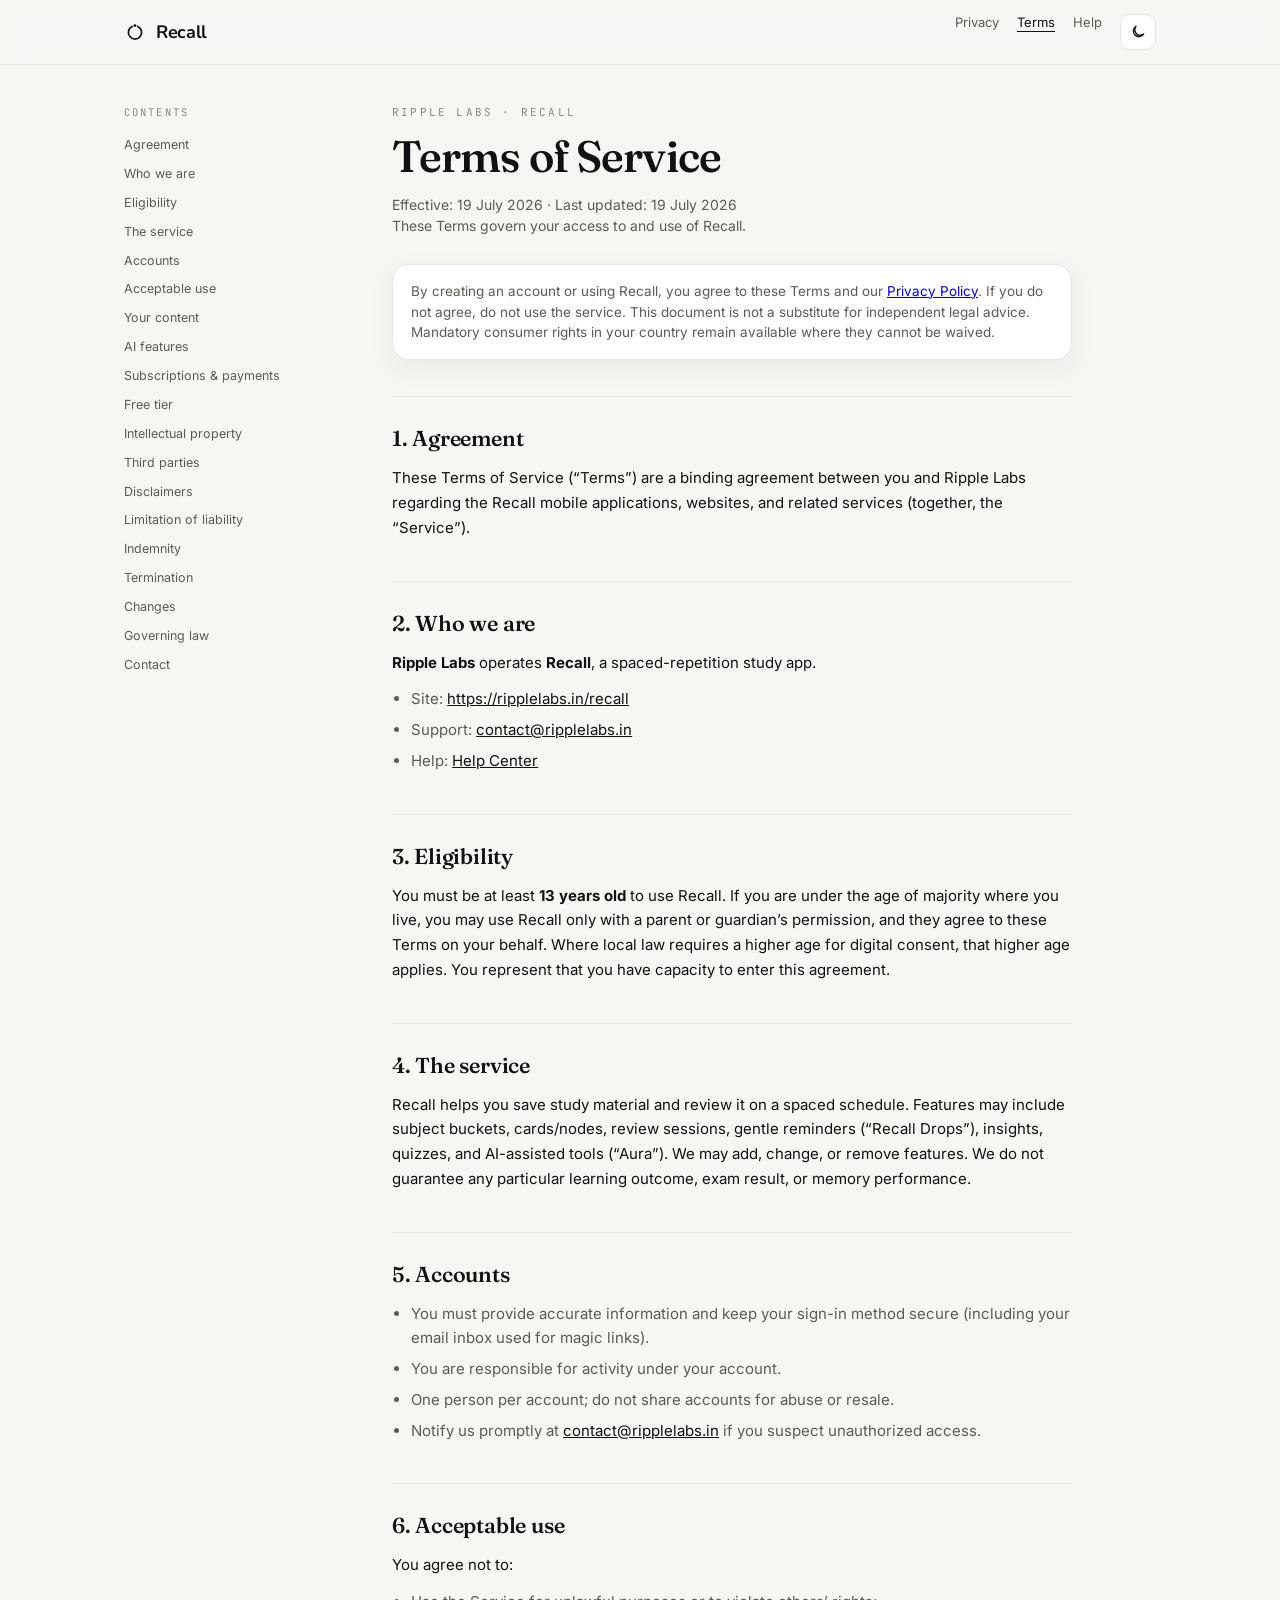
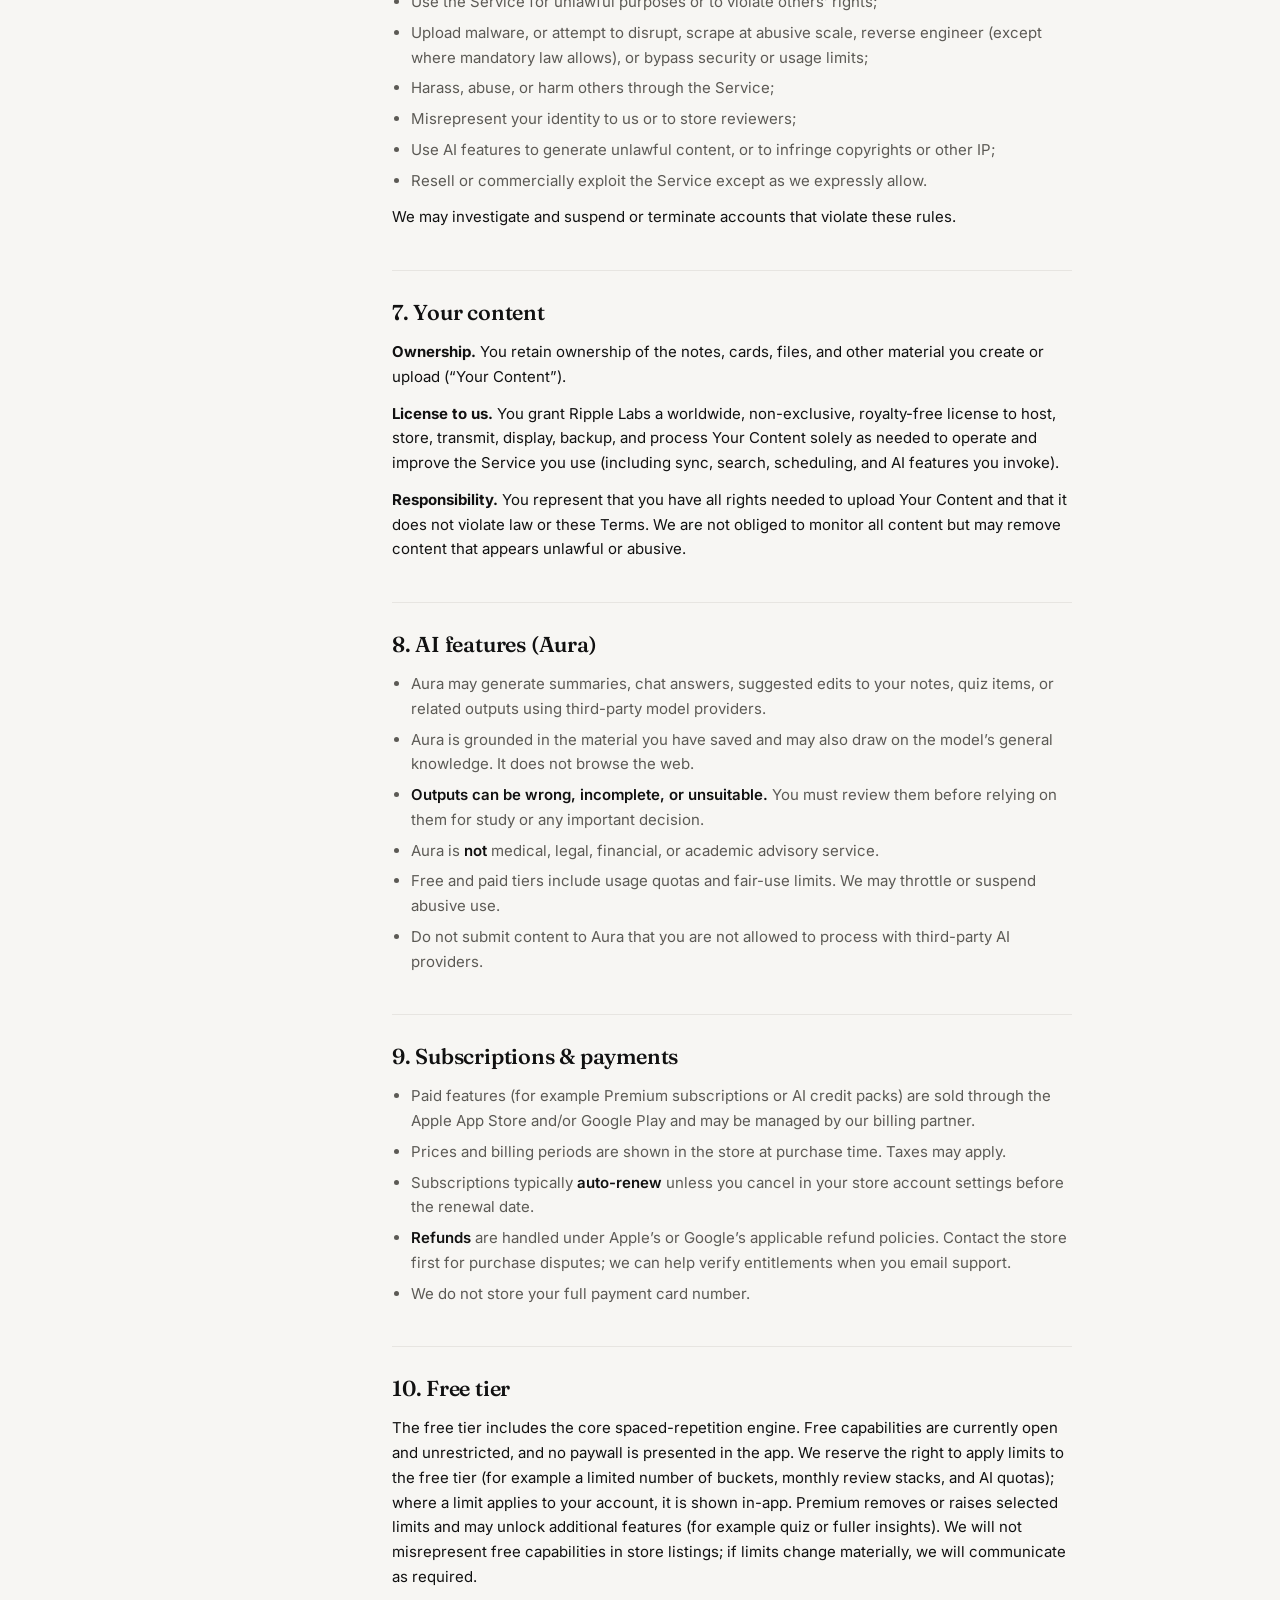
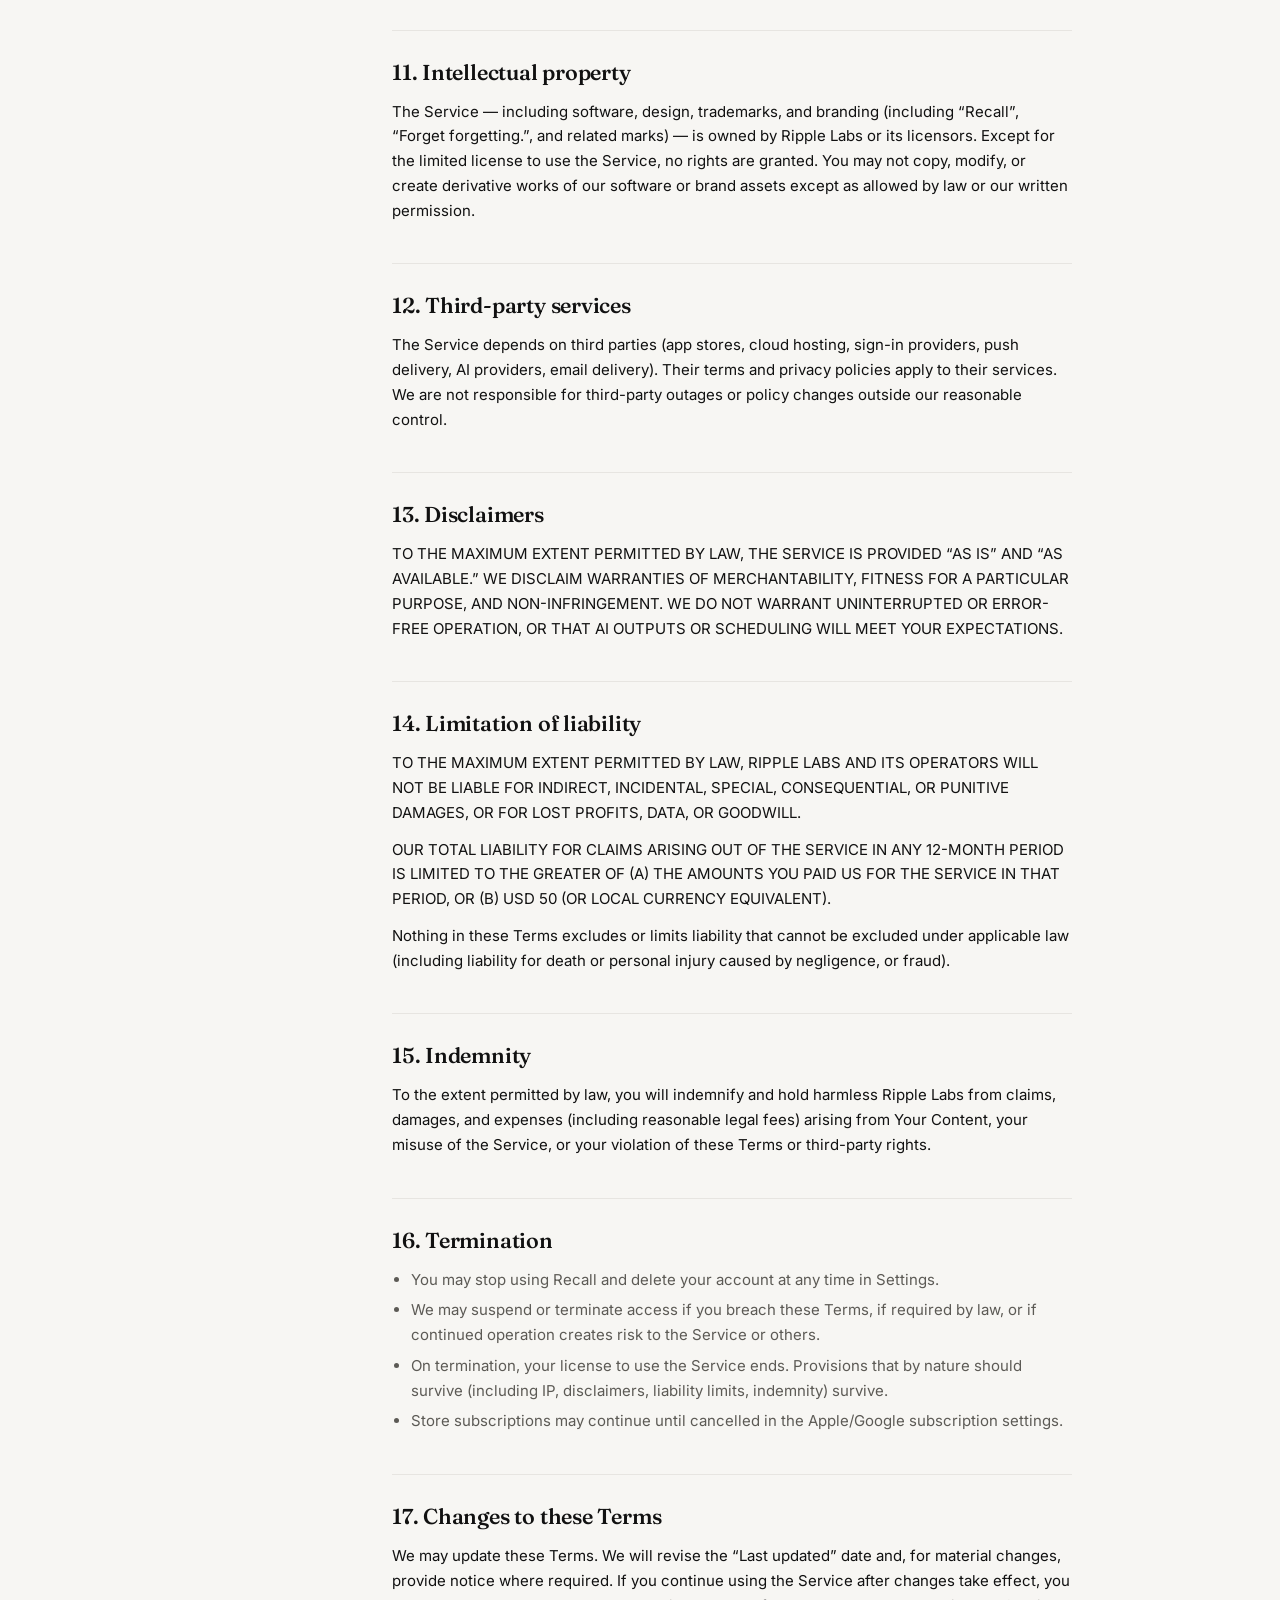
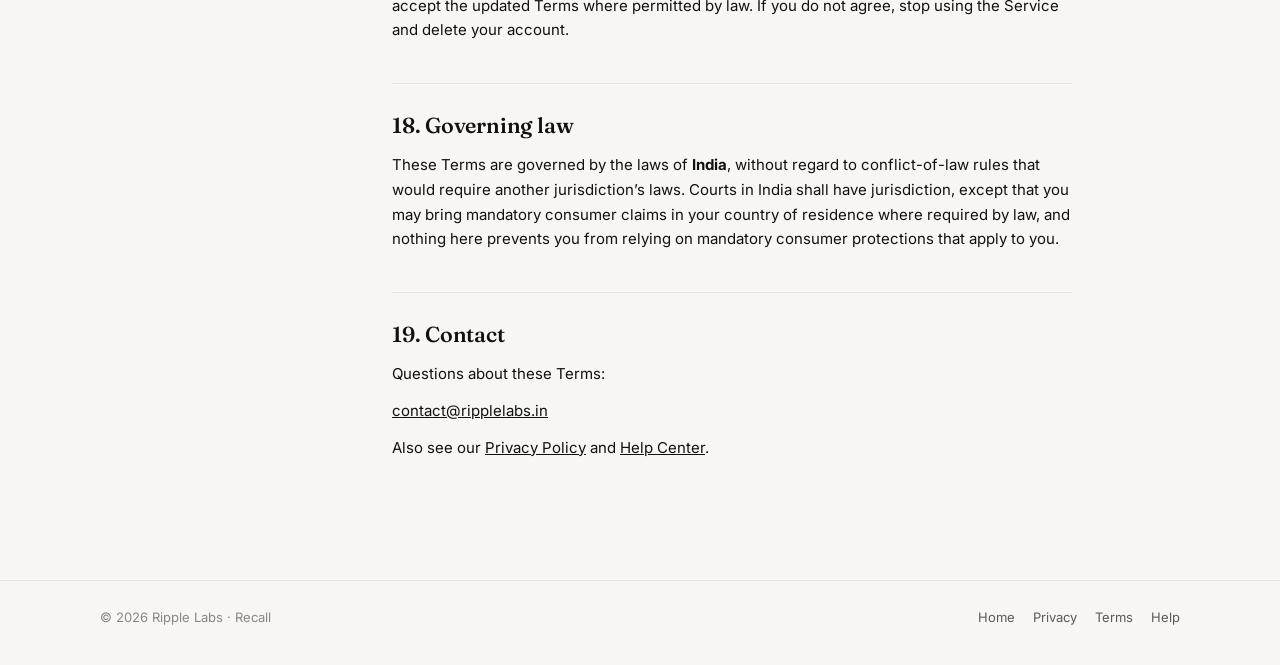
<file: recall/tos/index.html>
<!DOCTYPE html>
<html lang="en">
<head>
  <meta charset="utf-8">
  <meta name="viewport" content="width=device-width, initial-scale=1">
  <title>Terms of Service — Recall by Ripple Labs</title>
  <meta name="description" content="Terms of Service for Recall by Ripple Labs. Rules for using the spaced repetition study app, subscriptions, AI features, and your content.">
  <meta name="robots" content="index, follow">
  <link rel="canonical" href="https://ripplelabs.in/recall/tos">
  <meta name="theme-color" content="#F7F6F3" media="(prefers-color-scheme: light)">
  <meta name="theme-color" content="#0E0E11" media="(prefers-color-scheme: dark)">
  <link rel="icon" type="image/svg+xml" href="data:image/svg+xml,%3Csvg xmlns='http://www.w3.org/2000/svg' viewBox='0 0 100 100' fill='none' stroke='%23111' stroke-width='7.5' stroke-linecap='round' stroke-linejoin='round'%3E%3Cpath d='M62.7 24.8 A30 30 0 1 1 37.3 24.8'/%3E%3Ccircle cx='50' cy='21' r='6.5' fill='%23111' stroke='none'/%3E%3C/svg%3E">
  <link rel="preconnect" href="https://fonts.googleapis.com">
  <link rel="preconnect" href="https://fonts.gstatic.com" crossorigin>
  <link href="https://fonts.googleapis.com/css2?family=Fraunces:opsz,wght@9..144,500;9..144,560&family=Inter:wght@400;500;600&family=JetBrains+Mono:wght@400;500&family=Nunito:wght@700&display=swap" rel="stylesheet">
  <link rel="stylesheet" href="/recall/css/legal.css">
  <meta property="og:title" content="Terms of Service — Recall">
  <meta property="og:description" content="Terms governing your use of Recall by Ripple Labs.">
  <meta property="og:url" content="https://ripplelabs.in/recall/tos">
  <meta property="og:type" content="website">
  <meta property="og:site_name" content="Recall">
  <meta property="og:image" content="https://ripplelabs.in/recall/assets/og-image.png">
  <meta name="twitter:card" content="summary_large_image">
  <meta name="twitter:title" content="Terms of Service — Recall">
  <meta name="twitter:description" content="Terms governing your use of Recall by Ripple Labs.">
  <meta name="twitter:image" content="https://ripplelabs.in/recall/assets/og-image.png">
</head>
<body>
<div id="legal-root" class="theme-light">
  <header class="legal-header">
    <div class="legal-header-inner">
      <a class="legal-brand" href="/recall">
        <svg width="22" height="22" viewBox="0 0 100 100" fill="none" stroke="currentColor" stroke-width="8" stroke-linecap="round" stroke-linejoin="round" aria-hidden="true"><path d="M62.7 24.8 A30 30 0 1 1 37.3 24.8"/><circle cx="50" cy="21" r="6.5" fill="currentColor" stroke="none"/></svg>
        <span>Recall</span>
      </a>
      <nav class="legal-nav" aria-label="Legal">
        <a href="/recall/privacy">Privacy</a>
        <a href="/recall/tos" aria-current="page">Terms</a>
        <a href="/recall/help">Help</a>
        <button type="button" class="theme-toggle" data-theme-toggle aria-label="Toggle theme">
          <svg class="icon-moon" width="16" height="16" viewBox="0 0 24 24" fill="none" stroke="currentColor" stroke-width="2"><path d="M21 14.5A8.5 8.5 0 1 1 9.5 3 7 7 0 0 0 21 14.5Z"/></svg>
          <svg class="icon-sun" width="16" height="16" viewBox="0 0 24 24" fill="none" stroke="currentColor" stroke-width="2"><circle cx="12" cy="12" r="4"/><path d="M12 2v2M12 20v2M2 12h2M20 12h2M5 5l1.5 1.5M17.5 17.5L19 19M19 5l-1.5 1.5M5 19l1.5-1.5" stroke-linecap="round"/></svg>
        </button>
      </nav>
    </div>
  </header>

  <div class="legal-shell">
    <aside class="legal-toc" aria-label="Contents">
      <p class="eyebrow">Contents</p>
      <ol>
        <li><a href="#agreement">Agreement</a></li>
        <li><a href="#who">Who we are</a></li>
        <li><a href="#eligibility">Eligibility</a></li>
        <li><a href="#service">The service</a></li>
        <li><a href="#accounts">Accounts</a></li>
        <li><a href="#acceptable-use">Acceptable use</a></li>
        <li><a href="#content">Your content</a></li>
        <li><a href="#ai">AI features</a></li>
        <li><a href="#billing">Subscriptions &amp; payments</a></li>
        <li><a href="#free">Free tier</a></li>
        <li><a href="#ip">Intellectual property</a></li>
        <li><a href="#third-parties">Third parties</a></li>
        <li><a href="#disclaimers">Disclaimers</a></li>
        <li><a href="#liability">Limitation of liability</a></li>
        <li><a href="#indemnity">Indemnity</a></li>
        <li><a href="#termination">Termination</a></li>
        <li><a href="#changes">Changes</a></li>
        <li><a href="#law">Governing law</a></li>
        <li><a href="#contact">Contact</a></li>
      </ol>
    </aside>

    <main class="legal-main">
      <p class="legal-kicker">Ripple Labs · Recall</p>
      <h1 class="legal-title">Terms of Service</h1>
      <p class="legal-meta">Effective: 19 July 2026 · Last updated: 19 July 2026<br>
        These Terms govern your access to and use of Recall.</p>

      <p class="legal-note">
        By creating an account or using Recall, you agree to these Terms and our
        <a href="/recall/privacy">Privacy Policy</a>. If you do not agree, do not use the service.
        This document is not a substitute for independent legal advice. Mandatory consumer rights in your country remain available where they cannot be waived.
      </p>

      <section class="legal-section" id="agreement">
        <h2>1. Agreement</h2>
        <p>These Terms of Service (“Terms”) are a binding agreement between you and Ripple Labs regarding the Recall mobile applications, websites, and related services (together, the “Service”).</p>
      </section>

      <section class="legal-section" id="who">
        <h2>2. Who we are</h2>
        <p><strong>Ripple Labs</strong> operates <strong>Recall</strong>, a spaced-repetition study app.</p>
        <ul>
          <li>Site: <a href="https://ripplelabs.in/recall">https://ripplelabs.in/recall</a></li>
          <li>Support: <a href="mailto:contact@ripplelabs.in">contact@ripplelabs.in</a></li>
          <li>Help: <a href="/recall/help">Help Center</a></li>
        </ul>
      </section>

      <section class="legal-section" id="eligibility">
        <h2>3. Eligibility</h2>
        <p>You must be at least <strong>13 years old</strong> to use Recall. If you are under the age of majority where you live, you may use Recall only with a parent or guardian’s permission, and they agree to these Terms on your behalf. Where local law requires a higher age for digital consent, that higher age applies. You represent that you have capacity to enter this agreement.</p>
      </section>

      <section class="legal-section" id="service">
        <h2>4. The service</h2>
        <p>Recall helps you save study material and review it on a spaced schedule. Features may include subject buckets, cards/nodes, review sessions, gentle reminders (“Recall Drops”), insights, quizzes, and AI-assisted tools (“Aura”). We may add, change, or remove features. We do not guarantee any particular learning outcome, exam result, or memory performance.</p>
      </section>

      <section class="legal-section" id="accounts">
        <h2>5. Accounts</h2>
        <ul>
          <li>You must provide accurate information and keep your sign-in method secure (including your email inbox used for magic links).</li>
          <li>You are responsible for activity under your account.</li>
          <li>One person per account; do not share accounts for abuse or resale.</li>
          <li>Notify us promptly at <a href="mailto:contact@ripplelabs.in">contact@ripplelabs.in</a> if you suspect unauthorized access.</li>
        </ul>
      </section>

      <section class="legal-section" id="acceptable-use">
        <h2>6. Acceptable use</h2>
        <p>You agree not to:</p>
        <ul>
          <li>Use the Service for unlawful purposes or to violate others’ rights;</li>
          <li>Upload malware, or attempt to disrupt, scrape at abusive scale, reverse engineer (except where mandatory law allows), or bypass security or usage limits;</li>
          <li>Harass, abuse, or harm others through the Service;</li>
          <li>Misrepresent your identity to us or to store reviewers;</li>
          <li>Use AI features to generate unlawful content, or to infringe copyrights or other IP;</li>
          <li>Resell or commercially exploit the Service except as we expressly allow.</li>
        </ul>
        <p>We may investigate and suspend or terminate accounts that violate these rules.</p>
      </section>

      <section class="legal-section" id="content">
        <h2>7. Your content</h2>
        <p><strong>Ownership.</strong> You retain ownership of the notes, cards, files, and other material you create or upload (“Your Content”).</p>
        <p><strong>License to us.</strong> You grant Ripple Labs a worldwide, non-exclusive, royalty-free license to host, store, transmit, display, backup, and process Your Content solely as needed to operate and improve the Service you use (including sync, search, scheduling, and AI features you invoke).</p>
        <p><strong>Responsibility.</strong> You represent that you have all rights needed to upload Your Content and that it does not violate law or these Terms. We are not obliged to monitor all content but may remove content that appears unlawful or abusive.</p>
      </section>

      <section class="legal-section" id="ai">
        <h2>8. AI features (Aura)</h2>
        <ul>
          <li>Aura may generate summaries, chat answers, suggested edits to your notes, quiz items, or related outputs using third-party model providers.</li>
          <li>Aura is grounded in the material you have saved and may also draw on the model’s general knowledge. It does not browse the web.</li>
          <li><strong>Outputs can be wrong, incomplete, or unsuitable.</strong> You must review them before relying on them for study or any important decision.</li>
          <li>Aura is <strong>not</strong> medical, legal, financial, or academic advisory service.</li>
          <li>Free and paid tiers include usage quotas and fair-use limits. We may throttle or suspend abusive use.</li>
          <li>Do not submit content to Aura that you are not allowed to process with third-party AI providers.</li>
        </ul>
      </section>

      <section class="legal-section" id="billing">
        <h2>9. Subscriptions &amp; payments</h2>
        <ul>
          <li>Paid features (for example Premium subscriptions or AI credit packs) are sold through the Apple App Store and/or Google Play and may be managed by our billing partner.</li>
          <li>Prices and billing periods are shown in the store at purchase time. Taxes may apply.</li>
          <li>Subscriptions typically <strong>auto-renew</strong> unless you cancel in your store account settings before the renewal date.</li>
          <li><strong>Refunds</strong> are handled under Apple’s or Google’s applicable refund policies. Contact the store first for purchase disputes; we can help verify entitlements when you email support.</li>
          <li>We do not store your full payment card number.</li>
        </ul>
      </section>

      <section class="legal-section" id="free">
        <h2>10. Free tier</h2>
        <p>The free tier includes the core spaced-repetition engine. Free capabilities are currently open and unrestricted, and no paywall is presented in the app. We reserve the right to apply limits to the free tier (for example a limited number of buckets, monthly review stacks, and AI quotas); where a limit applies to your account, it is shown in-app. Premium removes or raises selected limits and may unlock additional features (for example quiz or fuller insights). We will not misrepresent free capabilities in store listings; if limits change materially, we will communicate as required.</p>
      </section>

      <section class="legal-section" id="ip">
        <h2>11. Intellectual property</h2>
        <p>The Service — including software, design, trademarks, and branding (including “Recall”, “Forget forgetting.”, and related marks) — is owned by Ripple Labs or its licensors. Except for the limited license to use the Service, no rights are granted. You may not copy, modify, or create derivative works of our software or brand assets except as allowed by law or our written permission.</p>
      </section>

      <section class="legal-section" id="third-parties">
        <h2>12. Third-party services</h2>
        <p>The Service depends on third parties (app stores, cloud hosting, sign-in providers, push delivery, AI providers, email delivery). Their terms and privacy policies apply to their services. We are not responsible for third-party outages or policy changes outside our reasonable control.</p>
      </section>

      <section class="legal-section" id="disclaimers">
        <h2>13. Disclaimers</h2>
        <p>TO THE MAXIMUM EXTENT PERMITTED BY LAW, THE SERVICE IS PROVIDED “AS IS” AND “AS AVAILABLE.” WE DISCLAIM WARRANTIES OF MERCHANTABILITY, FITNESS FOR A PARTICULAR PURPOSE, AND NON-INFRINGEMENT. WE DO NOT WARRANT UNINTERRUPTED OR ERROR-FREE OPERATION, OR THAT AI OUTPUTS OR SCHEDULING WILL MEET YOUR EXPECTATIONS.</p>
      </section>

      <section class="legal-section" id="liability">
        <h2>14. Limitation of liability</h2>
        <p>TO THE MAXIMUM EXTENT PERMITTED BY LAW, RIPPLE LABS AND ITS OPERATORS WILL NOT BE LIABLE FOR INDIRECT, INCIDENTAL, SPECIAL, CONSEQUENTIAL, OR PUNITIVE DAMAGES, OR FOR LOST PROFITS, DATA, OR GOODWILL.</p>
        <p>OUR TOTAL LIABILITY FOR CLAIMS ARISING OUT OF THE SERVICE IN ANY 12-MONTH PERIOD IS LIMITED TO THE GREATER OF (A) THE AMOUNTS YOU PAID US FOR THE SERVICE IN THAT PERIOD, OR (B) USD 50 (OR LOCAL CURRENCY EQUIVALENT).</p>
        <p>Nothing in these Terms excludes or limits liability that cannot be excluded under applicable law (including liability for death or personal injury caused by negligence, or fraud).</p>
      </section>

      <section class="legal-section" id="indemnity">
        <h2>15. Indemnity</h2>
        <p>To the extent permitted by law, you will indemnify and hold harmless Ripple Labs from claims, damages, and expenses (including reasonable legal fees) arising from Your Content, your misuse of the Service, or your violation of these Terms or third-party rights.</p>
      </section>

      <section class="legal-section" id="termination">
        <h2>16. Termination</h2>
        <ul>
          <li>You may stop using Recall and delete your account at any time in Settings.</li>
          <li>We may suspend or terminate access if you breach these Terms, if required by law, or if continued operation creates risk to the Service or others.</li>
          <li>On termination, your license to use the Service ends. Provisions that by nature should survive (including IP, disclaimers, liability limits, indemnity) survive.</li>
          <li>Store subscriptions may continue until cancelled in the Apple/Google subscription settings.</li>
        </ul>
      </section>

      <section class="legal-section" id="changes">
        <h2>17. Changes to these Terms</h2>
        <p>We may update these Terms. We will revise the “Last updated” date and, for material changes, provide notice where required. If you continue using the Service after changes take effect, you accept the updated Terms where permitted by law. If you do not agree, stop using the Service and delete your account.</p>
      </section>

      <section class="legal-section" id="law">
        <h2>18. Governing law</h2>
        <p>These Terms are governed by the laws of <strong>India</strong>, without regard to conflict-of-law rules that would require another jurisdiction’s laws. Courts in India shall have jurisdiction, except that you may bring mandatory consumer claims in your country of residence where required by law, and nothing here prevents you from relying on mandatory consumer protections that apply to you.</p>
      </section>

      <section class="legal-section" id="contact">
        <h2>19. Contact</h2>
        <p>Questions about these Terms:</p>
        <p><a href="mailto:contact@ripplelabs.in">contact@ripplelabs.in</a></p>
        <p>Also see our <a href="/recall/privacy">Privacy Policy</a> and <a href="/recall/help">Help Center</a>.</p>
      </section>
    </main>
  </div>

  <footer class="legal-footer">
    <div class="legal-footer-inner">
      <span>© 2026 Ripple Labs · Recall</span>
      <span>
        <a href="/recall">Home</a>
        <a href="/recall/privacy">Privacy</a>
        <a href="/recall/tos">Terms</a>
        <a href="/recall/help">Help</a>
      </span>
    </div>
  </footer>
</div>
<script>
(function () {
  var root = document.getElementById('legal-root');
  var btn = document.querySelector('[data-theme-toggle]');
  var preferDark = window.matchMedia && window.matchMedia('(prefers-color-scheme: dark)').matches;
  var saved = localStorage.getItem('recall-theme');
  function apply(theme) {
    root.classList.remove('theme-light', 'theme-dark');
    root.classList.add(theme === 'dark' ? 'theme-dark' : 'theme-light');
    localStorage.setItem('recall-theme', theme === 'dark' ? 'dark' : 'light');
  }
  apply(saved || (preferDark ? 'dark' : 'light'));
  if (btn) btn.addEventListener('click', function () {
    apply(root.classList.contains('theme-dark') ? 'light' : 'dark');
  });
})();
</script>
</body>
</html>
</file>
<file: recall/css/styles.css>
/* ══════════════════════════════════════════════════════════
   Recall Landing Page — styles.css
   ══════════════════════════════════════════════════════════ */

/* ── Reset ── */
*, *::before, *::after { box-sizing: border-box; }
html { scroll-behavior: smooth; }
body { margin: 0; }
::selection { background: rgba(120,120,128,0.22); }
*::-webkit-scrollbar { width: 9px; height: 9px; }
*::-webkit-scrollbar-thumb { background: rgba(120,120,128,0.4); border-radius: 6px; }
*::-webkit-scrollbar-track { background: transparent; }

/* ── Design Tokens ── */
:root, .theme-light {
  --canvas:  #F7F6F3;
  --canvas-2:#EFEDE8;
  --card:    #FFFFFF;
  --card-2:  #FBFAF7;
  --ink:     #111111;
  --soft:    #5C5A55;
  --faint:   #8A8780;
  --line:    #E7E5E1;
  --track:   #EFEDE8;
  --bezel:   #F2F2F7;
  --shadow:  rgba(0,0,0,0.07);
}
.theme-dark {
  --canvas:  #0E0E11;
  --canvas-2:#16161B;
  --card:    #16161B;
  --card-2:  #121217;
  --ink:     #F5F4F1;
  --soft:    #a7a59d;
  --faint:   #6E6E78;
  --line:    #2A2A30;
  --track:   #22222A;
  --bezel:   #000000;
  --shadow:  rgba(0,0,0,0.4);
}

/* ── Accessibility / SEO ── */
.sr-only {
  position: absolute;
  width: 1px;
  height: 1px;
  padding: 0;
  margin: -1px;
  overflow: hidden;
  clip: rect(0, 0, 0, 0);
  white-space: nowrap;
  border: 0;
}

/* ── Base ── */
#recall-root {
  background: var(--canvas);
  color: var(--ink);
  font-family: 'Inter', system-ui, -apple-system, sans-serif;
  min-height: 100vh;
  width: 100%;
  overflow-x: hidden;
  -webkit-font-smoothing: antialiased;
  -moz-osx-font-smoothing: grayscale;
}

.container {
  max-width: 1180px;
  margin: 0 auto;
  padding-left: 32px;
  padding-right: 32px;
}

/* ── Typography helpers ── */
.label-mono {
  font-family: 'JetBrains Mono', monospace;
  font-size: 11.5px;
  letter-spacing: 0.24em;
  text-transform: uppercase;
  color: var(--soft);
}
.label-mono-xs {
  font-family: 'JetBrains Mono', monospace;
  font-size: 11px;
  letter-spacing: 0.16em;
  text-transform: uppercase;
  color: var(--faint);
}
.label-mono-sm {
  font-family: 'JetBrains Mono', monospace;
  font-size: 10.5px;
  letter-spacing: 0.04em;
  color: var(--faint);
}
.section-heading {
  margin: 0;
  font-family: 'Fraunces', serif;
  font-weight: 500;
  font-size: clamp(36px, 4vw, 54px);
  line-height: 1.02;
  letter-spacing: -0.02em;
}
.body-text {
  max-width: 440px;
  margin: 24px 0 0;
  font-size: 16px;
  line-height: 1.65;
  color: var(--soft);
}
.body-text:first-of-type { margin-top: 24px; }
.body-text + .body-text { margin-top: 16px; }

/* ══════════════════════════════════════════════════════════
   ANIMATIONS — low-cortisol reveal system
   ══════════════════════════════════════════════════════════ */

/* One reveal for the whole page. The two signature motions — the hero line
   rise and the Aura mark's turn — are the only places motion carries meaning;
   everything else is this single calm fade, staggered by reading order via
   the --reveal-i index the observer sets. */
[data-reveal] { opacity: 0; }
[data-reveal="lines"] { opacity: 1; }
[data-reveal].in {
  animation: revealIn .8s cubic-bezier(.22,.7,.2,1) both;
  animation-delay: calc(var(--reveal-i, 0) * 70ms);
}
[data-reveal="lines"].in { animation: none; }
[data-reveal].done { animation: none !important; opacity: 1 !important; transform: none !important; }

@keyframes revealIn {
  from { opacity: 0; transform: translateY(14px); }
  to   { opacity: 1; transform: none; }
}

circle[data-anim="ring"] { stroke-dashoffset: 540.4; }
circle[data-anim="ring"].in { animation: ringdraw 1.9s cubic-bezier(.45,0,.15,1) .25s forwards; }
circle[data-anim="ring"].done { animation: none !important; stroke-dashoffset: 151 !important; }
@keyframes ringdraw {
  from { stroke-dashoffset: 540.4; }
  to   { stroke-dashoffset: 151; }
}

path[data-anim="curve"] { stroke-dasharray: 1300; stroke-dashoffset: 1300; }
path[data-anim="curve"].in { animation: curvedraw 2.1s cubic-bezier(.4,0,.2,1) forwards; }
path[data-anim="curve"].done { animation: none !important; stroke-dashoffset: 0 !important; }
@keyframes curvedraw { to { stroke-dashoffset: 0; } }

path[data-anim="curve-dashed"] { opacity: 0; }
path[data-anim="curve-dashed"].in { animation: dashedreveal 2.1s cubic-bezier(.4,0,.2,1) .45s forwards; }
path[data-anim="curve-dashed"].done { animation: none !important; opacity: 1 !important; }
@keyframes dashedreveal { from { opacity: 0; } to { opacity: 1; } }

/* Masked line reveal — hero display type rises from a hairline crop */
/* Padding + negative margin keeps ascenders and the 'g' descender out of the
   crop while leaving the heading's layout position unchanged. */
.hero-heading .line {
  display: block;
  overflow: hidden;
  padding: 0.14em 0.06em;
  margin: -0.14em -0.06em;
}
.hero-heading .line__inner {
  display: block;
  transform: translateY(140%);
}
[data-reveal="lines"].in .line__inner {
  animation: lineRise 1.15s cubic-bezier(.16,.8,.24,1) both;
}
[data-reveal="lines"].in .line:nth-child(2) .line__inner { animation-delay: .09s; }
[data-reveal="lines"].done .line__inner { animation: none; transform: none; }
@keyframes lineRise {
  from { transform: translateY(140%); }
  to   { transform: none; }
}

@media (prefers-reduced-motion: reduce) {
  [data-reveal] { opacity: 1 !important; transform: none !important; transition: none !important; animation: none !important; }
  circle[data-anim="ring"] { stroke-dashoffset: 151 !important; animation: none !important; }
  path[data-anim="curve"] { stroke-dashoffset: 0 !important; animation: none !important; }
  path[data-anim="curve-dashed"] { opacity: 1 !important; animation: none !important; }
  .aura-mark__spin { animation: none !important; }
  .hero-heading .line__inner { transform: none !important; animation: none !important; }
  html { scroll-behavior: auto; }
}

/* ══════════════════════════════════════════════════════════
   NAV
   ══════════════════════════════════════════════════════════ */
.nav-bar {
  position: sticky;
  top: 0;
  z-index: 100;
  backdrop-filter: blur(16px) saturate(150%);
  -webkit-backdrop-filter: blur(16px) saturate(150%);
  background: color-mix(in srgb, var(--canvas) 78%, transparent);
  border-bottom: 1px solid transparent;
  transition: border-color .5s ease, background .5s ease;
}
.nav-bar--scrolled {
  background: color-mix(in srgb, var(--canvas) 90%, transparent);
  border-bottom-color: var(--line);
}
.nav-inner {
  padding-top: 15px;
  padding-bottom: 15px;
  transition: padding .5s cubic-bezier(.25,.7,.2,1);
  display: flex;
  align-items: center;
  justify-content: space-between;
  gap: 24px;
}
.nav-logo {
  display: flex;
  align-items: center;
  gap: 11px;
  text-decoration: none;
  color: var(--ink);
}
.nav-wordmark {
  font-family: 'Nunito', sans-serif;
  font-weight: 800;
  font-size: 23px;
  letter-spacing: -0.01em;
}
.nav-right {
  display: flex;
  align-items: center;
  gap: 34px;
}
.nav-links {
  display: flex;
  align-items: center;
  gap: 30px;
}
.nav-link {
  text-decoration: none;
  color: var(--soft);
  font-size: 14.5px;
  font-weight: 500;
  transition: color .35s ease;
  position: relative;
}
.nav-link::after {
  content: '';
  position: absolute;
  left: 0;
  right: 0;
  bottom: -4px;
  height: 1px;
  background: var(--ink);
  transform: scaleX(0);
  transform-origin: left;
  transition: transform .35s cubic-bezier(.25,.7,.2,1);
  opacity: 0.35;
}
.nav-link:hover { color: var(--ink); }
.nav-link:hover::after { transform: scaleX(1); }
@media (max-width: 767px) {
  .nav-link::after { display: none; }
}

.nav-theme-btn {
  width: 38px;
  height: 38px;
  flex: none;
  border: 1px solid var(--line);
  border-radius: 50%;
  background: var(--card);
  color: var(--ink);
  cursor: pointer;
  display: flex;
  align-items: center;
  justify-content: center;
  transition: transform .4s cubic-bezier(.34,1.42,.64,1), background .3s;
}
.nav-theme-btn:active { transform: scale(0.9); }
.theme-light .icon-sun  { display: none; }
.theme-dark  .icon-moon { display: none; }

.nav-cta {
  display: inline-flex;
  align-items: center;
  justify-content: center;
  width: 40px;
  height: 40px;
  padding: 0;
  border-radius: 50%;
  background: var(--ink);
  color: var(--canvas);
  text-decoration: none;
  box-shadow: 0 6px 18px var(--shadow);
  transition: transform .4s cubic-bezier(.34,1.4,.64,1), box-shadow .35s ease;
}
.nav-cta:hover { transform: translateY(-2px); box-shadow: 0 10px 24px var(--shadow); }
.nav-cta:focus-visible {
  outline: 2px solid var(--ink);
  outline-offset: 3px;
}

/* Hamburger (hidden on desktop) */
.nav-hamburger {
  display: none;
  flex-direction: column;
  justify-content: center;
  gap: 5px;
  width: 38px;
  height: 38px;
  padding: 9px;
  background: none;
  border: 1px solid var(--line);
  border-radius: 10px;
  cursor: pointer;
}
.nav-hamburger span {
  display: block;
  height: 2px;
  background: var(--ink);
  border-radius: 2px;
  transition: transform .3s, opacity .3s;
}
.nav-hamburger[aria-expanded="true"] span:nth-child(1) { transform: translateY(7px) rotate(45deg); }
.nav-hamburger[aria-expanded="true"] span:nth-child(2) { opacity: 0; }
.nav-hamburger[aria-expanded="true"] span:nth-child(3) { transform: translateY(-7px) rotate(-45deg); }

/* ══════════════════════════════════════════════════════════
   HERO
   ══════════════════════════════════════════════════════════ */
.hero {
  padding-top: 78px;
  padding-bottom: 40px;
  display: grid;
  grid-template-columns: 1.05fr 0.95fr;
  gap: 40px;
  align-items: center;
}
.hero-eyebrow {
  display: flex;
  align-items: center;
  gap: 16px;
  margin-bottom: 30px;
}
.hero-rule {
  width: 44px;
  height: 1.5px;
  background: var(--ink);
  opacity: 0.78;
}
.hero-heading {
  margin: 0;
  font-family: 'Fraunces', serif;
  font-weight: 500;
  font-size: clamp(52px, 6vw, 88px);
  line-height: 0.95;
  letter-spacing: -0.025em;
  color: var(--ink);
}
.hero-sub {
  max-width: 468px;
  margin: 26px 0 0;
  font-size: 17.5px;
  line-height: 1.6;
  color: var(--soft);
}

/* Store dock — ink Play CTA + iOS coming-soon banner */
.hero-store {
  margin-top: 34px;
}
.cta-store {
  margin-top: 38px;
  display: flex;
  justify-content: center;
}
.store-dock {
  display: flex;
  flex-wrap: wrap;
  align-items: center;
  gap: 14px 18px;
}
.store-dock--center {
  justify-content: center;
  flex-direction: column;
  align-items: center;
  gap: 16px;
}
.store-cta {
  display: inline-flex;
  align-items: center;
  gap: 10px;
  text-decoration: none;
  color: var(--canvas);
  background: var(--ink);
  border-radius: 14px;
  font-family: 'Inter', system-ui, sans-serif;
  font-weight: 500;
  white-space: nowrap;
  box-shadow: 0 10px 28px var(--shadow);
  transition: transform .4s cubic-bezier(.34,1.4,.64,1), box-shadow .35s ease;
}
.store-cta--primary {
  height: 52px;
  padding: 0 22px 0 18px;
  font-size: 15px;
}
.store-cta--nav {
  gap: 0;
  width: 40px;
  height: 40px;
  padding: 0;
  border-radius: 50%;
  justify-content: center;
  box-shadow: 0 6px 18px var(--shadow);
}
.store-cta--nav:hover {
  box-shadow: 0 10px 24px var(--shadow);
}
.store-cta:hover {
  transform: translateY(-2px);
  box-shadow: 0 14px 32px var(--shadow);
}
.store-cta:hover .store-cta__arrow {
  transform: translateX(3px);
}
.store-cta:hover .store-play-icon {
  transform: scale(1.06);
}
.store-cta:focus-visible {
  outline: 2px solid var(--ink);
  outline-offset: 3px;
}
.store-cta:active { transform: scale(0.98); }
.store-play-icon {
  flex: none;
  transition: transform .35s cubic-bezier(.34,1.4,.64,1);
}
.store-cta__arrow {
  display: inline-block;
  font-size: 16px;
  line-height: 1;
  transition: transform .35s cubic-bezier(.34,1.4,.64,1);
  opacity: 0.85;
}
.store-soon {
  display: inline-flex;
  align-items: center;
  gap: 9px;
  margin: 0;
  height: 52px;
  padding-left: 20px;
  border-left: 1px solid var(--line);
  color: var(--faint);
  font-family: 'JetBrains Mono', monospace;
  font-size: 11px;
  letter-spacing: 0.14em;
  text-transform: uppercase;
  line-height: 1;
}
.store-soon__icon {
  flex: none;
  opacity: 0.75;
  margin-top: -1px;
}
.store-dock--center .store-soon {
  height: auto;
  padding: 0;
  border-left: 0;
}

/* Meta line */
.hero-meta {
  display: flex;
  align-items: center;
  gap: 16px;
  margin-top: 22px;
}
.hero-meta .label-mono-sm {
  font-size: 11.5px;
}
.dot {
  width: 4px;
  height: 4px;
  border-radius: 50%;
  background: var(--line);
  flex: none;
}

/* Hero phone */
.hero-phone {
  display: flex;
  justify-content: center;
}

/* ══════════════════════════════════════════════════════════
   iPHONE FRAME (Pure CSS)
   ══════════════════════════════════════════════════════════ */
.phone-float, .phone-wrap {
  position: relative;
  width: 347px;
  height: 716px;
}
.iphone-frame {
  position: relative;
  width: 402px;
  height: 874px;
  transform: scale(0.863);
  transform-origin: top left;
  z-index: 1;
  background: var(--bezel);
  border-radius: 56px;
  border: 6px solid var(--line);
  box-shadow:
    0 0 0 2px color-mix(in srgb, var(--ink) 8%, transparent),
    0 24px 60px var(--shadow),
    inset 0 0 0 2px color-mix(in srgb, var(--ink) 4%, transparent);
  overflow: hidden;
}
.iphone-notch {
  position: absolute;
  top: 12px;
  left: 50%;
  transform: translateX(-50%);
  width: 126px;
  height: 34px;
  background: var(--ink);
  border-radius: 20px;
  z-index: 10;
  opacity: 0.95;
}
.theme-dark .iphone-notch {
  background: #000;
}
.iphone-screen {
  position: absolute;
  inset: 0;
  background: var(--canvas);
  color: var(--ink);
  font-family: 'Inter', sans-serif;
  display: flex;
  flex-direction: column;
  overflow: hidden;
}

/* Phone top bar */
.phone-topbar {
  flex: none;
  display: flex;
  align-items: center;
  justify-content: space-between;
  padding: 58px 28px 0;
}
.phone-topbar__left {
  display: flex;
  align-items: center;
  gap: 9px;
}
.phone-streak-num {
  font-family: 'JetBrains Mono', monospace;
  font-weight: 500;
  font-size: 14px;
}
.phone-streak-label {
  font-size: 13px;
  color: var(--faint);
}

/* Phone body */
.phone-body {
  flex: 1;
  min-height: 0;
  display: flex;
  flex-direction: column;
  align-items: center;
  padding: 0 28px;
}

/* Due ring */
.heat-ring {
  position: relative;
  width: 206px;
  height: 206px;
  margin-top: 24px;
}
.heat-ring__track, .heat-ring__fill {
  position: absolute;
  inset: 0;
}
.heat-ring__fill {
  transform: rotate(-90deg);
}
.heat-ring__fill circle {
  transition: stroke-dashoffset .9s cubic-bezier(.45,0,.15,1);
}
.heat-ring__center {
  position: absolute;
  inset: 0;
  display: flex;
  flex-direction: column;
  align-items: center;
  justify-content: center;
}
.heat-ring__count {
  font-family: 'Fraunces', serif;
  font-weight: 500;
  font-size: 62px;
  line-height: 0.9;
  letter-spacing: -0.02em;
}
/* Kept narrow enough to clear the ring stroke at this vertical offset. */
.heat-ring__center .label-mono-xs {
  margin-top: 9px;
  font-size: 9.5px;
  letter-spacing: 0.14em;
}

/* Card stack */
.card-stack {
  position: relative;
  width: 100%;
  height: 236px;
  margin-top: 24px;
}

/* Review button */
.phone-review-btn {
  width: 100%;
  height: 58px;
  border-radius: 19px;
  background: var(--ink);
  color: var(--canvas);
  font-family: 'Inter', sans-serif;
  font-weight: 500;
  font-size: 16.5px;
  display: flex;
  align-items: center;
  justify-content: center;
  gap: 10px;
  box-shadow: 0 12px 26px var(--shadow);
}
.phone-review-btn .arrow { font-size: 17px; line-height: 1; }
.phone-spacer { flex: 1; min-height: 14px; }
.phone-bottom-pad { flex: none; height: 18px; }

/* Tab bar */
.phone-tabbar {
  flex: none;
  display: flex;
  align-items: flex-start;
  justify-content: space-around;
  padding: 12px 16px 24px;
  border-top: 1px solid var(--line);
  background: color-mix(in srgb, var(--canvas) 90%, transparent);
}
.tab {
  display: flex;
  flex-direction: column;
  align-items: center;
  gap: 5px;
  width: 56px;
  color: var(--faint);
}
.tab span { font-size: 10px; font-weight: 500; }
.tab--active { color: var(--ink); }
.tab--active span { font-weight: 500; }

/* ══════════════════════════════════════════════════════════
   TRUST STRIP
   ══════════════════════════════════════════════════════════ */
.trust-strip {
  padding-top: 18px;
  padding-bottom: 60px;
}
.trust-inner {
  border-top: 1px solid var(--line);
  border-bottom: 1px solid var(--line);
  padding: 28px 0;
  display: flex;
  flex-wrap: wrap;
  align-items: baseline;
  justify-content: space-between;
  gap: 24px;
}
.trust-lead {
  font-family: 'Fraunces', serif;
  font-weight: 500;
  font-size: clamp(18px, 2.2vw, 22px);
  letter-spacing: -0.015em;
  line-height: 1.25;
  color: var(--ink);
  max-width: 320px;
}
.trust-tags {
  display: flex;
  flex-wrap: wrap;
  gap: 18px 28px;
  align-items: center;
  color: var(--soft);
}
.trust-phrase {
  font-family: 'Instrument Serif', serif;
  font-style: italic;
  font-size: 17px;
  font-weight: 400;
  letter-spacing: 0.01em;
  line-height: 1.4;
  color: var(--soft);
}
.trust-dot {
  opacity: 0.35;
  font-family: 'Instrument Serif', serif;
  font-size: 16px;
}

/* ── Content-visibility optimization for below-fold sections ── */
.science-section,
.features-section,
.insights-section,
.cta-section {
  content-visibility: auto;
  contain-intrinsic-size: auto 800px;
}

/* ══════════════════════════════════════════════════════════
   SCIENCE
   ══════════════════════════════════════════════════════════ */
.science-section {
  background: var(--canvas-2);
  border-top: 1px solid var(--line);
  border-bottom: 1px solid var(--line);
}
.science-inner {
  padding-top: 88px;
  padding-bottom: 88px;
}
.science-grid {
  display: grid;
  grid-template-columns: 0.92fr 1.08fr;
  gap: 56px;
  align-items: center;
}
.science-stats {
  display: flex;
  gap: 36px;
  margin-top: 34px;
}
.stat__number {
  font-family: 'Fraunces', serif;
  font-weight: 500;
  font-size: 46px;
  line-height: 1;
  letter-spacing: -0.02em;
}
.stat__unit { font-size: 24px; color: var(--soft); }
.stat__unit--sm { font-size: 20px; color: var(--soft); }
.stat__desc {
  font-family: 'JetBrains Mono', monospace;
  font-size: 10.5px;
  letter-spacing: 0.12em;
  text-transform: uppercase;
  color: var(--faint);
  margin-top: 8px;
  max-width: 140px;
  line-height: 1.4;
}

/* Chart */
.chart-card {
  background: var(--card);
  border: 1px solid var(--line);
  border-radius: 28px;
  padding: 28px 28px 24px;
  box-shadow: 0 16px 48px var(--shadow);
}
.chart-header {
  display: flex;
  align-items: baseline;
  justify-content: space-between;
  margin-bottom: 8px;
}
.chart-title {
  font-family: 'Inter', sans-serif;
  font-weight: 500;
  font-size: 14px;
}
.chart-legend {
  display: flex;
  align-items: center;
  gap: 22px;
  margin-top: 14px;
  padding-top: 16px;
  border-top: 1px solid var(--line);
}
.legend-item {
  display: flex;
  align-items: center;
  gap: 8px;
}
.legend-line {
  width: 18px;
  height: 3px;
  border-radius: 2px;
}
.legend-line--solid { background: var(--ink); }
.legend-line--dashed {
  background-image: linear-gradient(to right, var(--soft) 55%, transparent 55%);
  background-size: 7px 3px;
}

/* ══════════════════════════════════════════════════════════
   FEATURES
   ══════════════════════════════════════════════════════════ */
.features-section {
  padding-top: 90px;
  padding-bottom: 90px;
}
.features-heading {
  margin-bottom: 8px;
  max-width: 660px;
}
.features-grid {
  display: grid;
  grid-template-columns: repeat(3, 1fr);
  gap: 20px;
  margin-top: 46px;
}
.feature-card {
  background: var(--card);
  border: 1px solid var(--line);
  border-radius: 26px;
  padding: 30px;
  box-shadow: 0 12px 36px var(--shadow);
  transition: transform .4s cubic-bezier(.25,.7,.2,1), box-shadow .4s ease, border-color .35s ease;
}
.feature-card:hover {
  transform: translateY(-2px);
  border-color: color-mix(in srgb, var(--ink) 18%, var(--line));
  box-shadow: 0 16px 40px var(--shadow);
}
@media (prefers-reduced-motion: reduce) {
  .feature-card:hover { transform: none; }
}
.feature-card--wide {
  grid-column: span 2;
  display: flex;
  gap: 30px;
  align-items: center;
  background: var(--card-2);
}
.feature-card--wide .feature-card__body { flex: 1; }
.feature-card__title {
  margin: 0;
  font-family: 'Fraunces', serif;
  font-weight: 500;
  font-size: 22px;
  letter-spacing: -0.01em;
}
.feature-card--wide .feature-card__title { font-size: 25px; }
.feature-card__desc {
  margin: 11px 0 0;
  font-size: 14px;
  line-height: 1.6;
  color: var(--soft);
}
.feature-card--wide .feature-card__desc {
  font-size: 14.5px;
  margin-top: 12px;
}
.feature-card__desc strong { font-weight: 500; color: var(--ink); }

/* Feature ring demo */
.feature-ring-demo {
  flex: none;
  position: relative;
  width: 128px;
  height: 128px;
}
.ring-track, .ring-fill { position: absolute; inset: 0; }
.ring-fill {
  transform: rotate(-90deg);
}
.ring-number {
  position: absolute;
  inset: 0;
  display: flex;
  align-items: center;
  justify-content: center;
  font-family: 'Fraunces', serif;
  font-weight: 500;
  font-size: 36px;
}

/* Neo chips */
.neo-chips {
  display: flex;
  gap: 9px;
  margin-bottom: 22px;
}
.neo-chip {
  display: inline-flex;
  align-items: center;
  height: 26px;
  padding: 0 11px;
  border: 1.5px solid #111;
  border-radius: 7px;
  box-shadow: 2px 2px 0 #111;
  font-family: 'JetBrains Mono', monospace;
  font-weight: 700;
  font-size: 10.5px;
  letter-spacing: 0.08em;
  color: #111;
}
.neo-chip--high { background: #E5484D; }
.neo-chip--med  { background: #F5A623; }
.neo-chip--low  { background: #46A758; }

/* Buckets */
.bucket-rows {
  display: flex;
  flex-direction: column;
  gap: 9px;
  margin-bottom: 22px;
}
.bucket-row {
  display: flex;
  align-items: center;
  gap: 10px;
  padding: 9px 13px;
  border: 1px solid var(--line);
  border-radius: 13px;
  background: var(--card-2);
}
.bucket-dot {
  width: 8px;
  height: 8px;
  border-radius: 50%;
  background: var(--ink);
}
.bucket-name { font-size: 13px; font-weight: 500; }
.bucket-count {
  margin-left: auto;
  font-family: 'JetBrains Mono', monospace;
  font-size: 11px;
  color: var(--faint);
}

/* Aura badge + product AuraMark */
.aura-badge-wrap {
  display: flex;
  gap: 8px;
  margin-bottom: 22px;
}
.aura-badge {
  display: inline-flex;
  align-items: center;
  gap: 8px;
  height: 28px;
  padding: 0 12px 0 8px;
  border: 1px solid var(--line);
  border-radius: 100px;
  background: var(--card-2);
  font-family: 'JetBrains Mono', monospace;
  font-size: 10.5px;
  letter-spacing: 0.04em;
  color: var(--soft);
}
.aura-mark {
  width: 15px;
  height: 15px;
  display: block;
  flex: none;
}
/* The Recall glyph itself turns — one slow, eased revolution.
   Eased (not linear) so it reads as a breathing orbit, not a loading spinner. */
.aura-mark__spin {
  transform-box: view-box;
  transform-origin: 50% 50%;
  animation: auraTurn 7s cubic-bezier(.5,0,.5,1) infinite;
}
@keyframes auraTurn {
  to { transform: rotate(360deg); }
}

/* Note-type chips */
.type-chips {
  display: flex;
  flex-wrap: wrap;
  gap: 6px;
  margin-bottom: 22px;
}
.type-chip {
  display: inline-flex;
  align-items: center;
  height: 26px;
  padding: 0 9px;
  border: 1px solid var(--line);
  border-radius: 100px;
  background: var(--card-2);
  font-family: 'JetBrains Mono', monospace;
  font-size: 10px;
  letter-spacing: 0.03em;
  color: var(--soft);
}

/* Aura answer demo */
.aura-demo {
  flex: none;
  width: 232px;
  padding: 18px;
  border: 1px solid var(--line);
  border-radius: 18px;
  background: var(--card);
}
.aura-demo__q {
  margin: 0;
  font-size: 12.5px;
  font-weight: 500;
  color: var(--ink);
}
.aura-demo__a {
  margin: 9px 0 14px;
  font-size: 12.5px;
  line-height: 1.55;
  color: var(--soft);
}
.aura-demo__cites {
  display: flex;
  flex-direction: column;
  gap: 6px;
  padding-top: 12px;
  border-top: 1px solid var(--line);
}
.cite-chip {
  font-family: 'JetBrains Mono', monospace;
  font-size: 10px;
  letter-spacing: 0.03em;
  color: var(--faint);
}

/* Spaced-revision toggle demo */
.sr-demo {
  flex: none;
  display: flex;
  flex-direction: column;
  gap: 9px;
  width: 232px;
}
.sr-row {
  display: flex;
  align-items: center;
  gap: 12px;
  padding: 11px 14px;
  border: 1px solid var(--line);
  border-radius: 13px;
  background: var(--card);
}
.sr-row__name { font-size: 13px; font-weight: 500; }
.sr-switch {
  margin-left: auto;
  position: relative;
  flex: none;
  width: 32px;
  height: 18px;
  border-radius: 100px;
  background: var(--track);
}
.sr-switch::after {
  content: '';
  position: absolute;
  top: 3px;
  left: 3px;
  width: 12px;
  height: 12px;
  border-radius: 50%;
  background: var(--canvas);
}
.sr-switch--on { background: var(--ink); }
.sr-switch--on::after { left: 17px; }

/* Reminder-style strip — a deliberate break from the card grid */
.drops-strip {
  display: flex;
  align-items: center;
  gap: 40px;
  margin-top: 20px;
  padding: 30px 34px;
  border: 1px solid var(--line);
  border-radius: 26px;
  background: var(--card-2);
}
.drops-strip__copy { flex: 1; }
.drops-strip__title {
  margin: 0;
  font-family: 'Fraunces', serif;
  font-weight: 500;
  font-size: 22px;
  letter-spacing: -0.01em;
}
.drops-strip__desc {
  margin: 11px 0 0;
  max-width: 46ch;
  font-size: 14px;
  line-height: 1.6;
  color: var(--soft);
}
.drops-scale {
  flex: none;
  display: flex;
  align-items: center;
  gap: 0;
  margin: 0;
  padding: 0;
  list-style: none;
}
.drops-scale__step {
  position: relative;
  padding: 0 16px;
  font-family: 'JetBrains Mono', monospace;
  font-size: 10.5px;
  letter-spacing: 0.06em;
  text-transform: uppercase;
  color: var(--faint);
}
.drops-scale__step + .drops-scale__step { border-left: 1px solid var(--line); }
.drops-scale__step.is-current { color: var(--ink); }
/* Marks the default without a badge — the underline is the whole signal. */
.drops-scale__step.is-current::after {
  content: '';
  position: absolute;
  left: 16px;
  right: 16px;
  bottom: -7px;
  height: 1.5px;
  background: var(--ink);
}

/* ══════════════════════════════════════════════════════════
   INSIGHTS
   ══════════════════════════════════════════════════════════ */
.insights-section {
  background: var(--canvas-2);
  border-top: 1px solid var(--line);
  border-bottom: 1px solid var(--line);
}
.insights-grid {
  padding-top: 88px;
  padding-bottom: 88px;
  display: grid;
  grid-template-columns: 1fr 1fr;
  gap: 56px;
  align-items: center;
}
.insights-stats {
  display: flex;
  flex-direction: column;
  gap: 14px;
  margin-top: 34px;
}
.insight-stat {
  display: flex;
  align-items: center;
  gap: 18px;
}
.insight-stat__num {
  flex: none;
  width: 72px;
  text-align: right;
  font-family: 'Fraunces', serif;
  font-weight: 500;
  font-size: 40px;
  line-height: 1;
  letter-spacing: -0.02em;
}
.insight-stat__label { font-weight: 500; font-size: 15px; }
.insight-stat__sub { font-size: 13.5px; color: var(--soft); margin-top: 2px; }

/* Insights phone */
.insights-phone {
  display: flex;
  justify-content: center;
}
.ins-topbar {
  flex: none;
  display: flex;
  align-items: center;
  justify-content: space-between;
  padding: 58px 24px 0;
}
.ins-body {
  flex: 1;
  min-height: 0;
  overflow: hidden;
  padding: 18px 24px 14px;
}
.ins-title {
  font-family: 'Fraunces', serif;
  font-weight: 500;
  font-size: 38px;
  line-height: 1;
  letter-spacing: -0.02em;
}
.ins-subtitle {
  margin-top: 6px;
}
.ins-stat-grid {
  display: grid;
  grid-template-columns: 1fr 1fr;
  gap: 10px;
  margin-top: 18px;
}
.ins-stat-card {
  background: var(--card);
  border: 1px solid var(--line);
  border-radius: 18px;
  padding: 14px;
  box-shadow: 0 6px 16px var(--shadow);
}
.ins-stat-card .label-mono-xs {
  letter-spacing: 0.18em;
  font-size: 9.5px;
}
.ins-stat-val {
  display: flex;
  align-items: baseline;
  gap: 5px;
  margin-top: 6px;
}
.ins-big-num {
  font-family: 'Fraunces', serif;
  font-weight: 500;
  font-size: 34px;
  line-height: 1;
  letter-spacing: -0.02em;
}
.ins-pct {
  font-family: 'JetBrains Mono', monospace;
  font-size: 14px;
  color: var(--soft);
}

/* Activity card */
.ins-activity-card {
  background: var(--card);
  border: 1px solid var(--line);
  border-radius: 20px;
  padding: 16px;
  box-shadow: 0 6px 16px var(--shadow);
  margin-top: 14px;
}
.ins-activity-header {
  display: flex;
  align-items: baseline;
  justify-content: space-between;
}
.ins-activity-title { font-weight: 500; font-size: 13.5px; }

/* Heatmap */
.heatmap {
  display: grid;
  grid-template-columns: repeat(12, 1fr);
  gap: 4px;
  margin-top: 12px;
}
.heatmap-col {
  display: flex;
  flex-direction: column;
  gap: 4px;
}
.heatmap-cell {
  height: 13px;
  border-radius: 3px;
  background: var(--ink);
}

/* Forgetting curve card */
.ins-curve-card {
  background: var(--card-2);
  border: 1px solid var(--line);
  border-radius: 20px;
  padding: 16px;
  margin-top: 14px;
}
.ins-curve-header {
  display: flex;
  align-items: center;
  justify-content: space-between;
}
.ins-curve-title { font-weight: 500; font-size: 13.5px; color: var(--soft); }
.ins-curve-chart {
  height: 60px;
  margin-top: 12px;
  opacity: 0.4;
}

/* ══════════════════════════════════════════════════════════
   FAQ
   ══════════════════════════════════════════════════════════ */
.faq-section {
  padding-top: 90px;
  padding-bottom: 90px;
}
.faq-heading {
  margin-bottom: 40px;
  max-width: 600px;
}
.faq-list {
  max-width: 760px;
}
.faq-item {
  border-bottom: 1px solid var(--line);
}
.faq-item:first-child {
  border-top: 1px solid var(--line);
}
.faq-q {
  display: flex;
  align-items: center;
  justify-content: space-between;
  padding: 22px 0;
  font-family: 'Fraunces', serif;
  font-weight: 500;
  font-size: 17px;
  line-height: 1.4;
  letter-spacing: -0.01em;
  color: var(--ink);
  cursor: pointer;
  list-style: none;
}
.faq-q::-webkit-details-marker { display: none; }
.faq-q::after {
  content: '+';
  flex: none;
  width: 28px;
  height: 28px;
  margin-left: 16px;
  display: flex;
  align-items: center;
  justify-content: center;
  font-family: 'JetBrains Mono', monospace;
  font-weight: 400;
  font-size: 16px;
  color: var(--faint);
  border: 1px solid var(--line);
  border-radius: 50%;
  transition: transform .4s cubic-bezier(.25,.7,.2,1), color .35s ease, border-color .35s ease;
}
details[open] > .faq-q::after {
  content: '\2212';
  transform: rotate(180deg);
  color: var(--ink);
  border-color: color-mix(in srgb, var(--ink) 22%, var(--line));
}
.faq-a {
  margin: 0 0 22px;
  font-size: 15px;
  line-height: 1.65;
  color: var(--soft);
  max-width: 680px;
  animation: faqOpen .4s cubic-bezier(.25,.7,.2,1) both;
}
@keyframes faqOpen {
  from { opacity: 0; transform: translateY(-4px); }
  to   { opacity: 1; transform: none; }
}
@media (prefers-reduced-motion: reduce) {
  .faq-a { animation: none; }
}

/* Post-FAQ Help CTA */
.faq-help {
  max-width: 760px;
  margin-top: 48px;
  padding-top: 36px;
  border-top: 1px solid var(--line);
}
.faq-help__lead {
  margin: 0;
  font-family: 'Instrument Serif', serif;
  font-style: italic;
  font-size: 28px;
  letter-spacing: -0.01em;
  color: var(--ink);
  line-height: 1.2;
}
.faq-help__body {
  margin: 10px 0 0;
  font-size: 15px;
  line-height: 1.55;
  color: var(--soft);
  max-width: 420px;
}
.faq-help__link {
  display: inline-flex;
  align-items: center;
  gap: 8px;
  margin-top: 18px;
  font-family: 'Inter', sans-serif;
  font-weight: 500;
  font-size: 15px;
  color: var(--ink);
  text-decoration: none;
  border-bottom: 1px solid color-mix(in srgb, var(--ink) 28%, transparent);
  padding-bottom: 2px;
  transition: border-color .3s ease, gap .35s cubic-bezier(.34,1.4,.64,1);
}
.faq-help__link:hover {
  border-color: var(--ink);
  gap: 12px;
}
.faq-help__link:focus-visible {
  outline: 2px solid var(--ink);
  outline-offset: 4px;
}

/* ══════════════════════════════════════════════════════════
   FINAL CTA
   ══════════════════════════════════════════════════════════ */
.cta-section {
  padding-top: 104px;
  padding-bottom: 96px;
  text-align: center;
}
.cta-icon { display: inline-flex; margin-bottom: 30px; }
.cta-heading {
  margin: 0 auto;
  max-width: 760px;
  font-family: 'Fraunces', serif;
  font-weight: 500;
  font-size: clamp(40px, 5.5vw, 76px);
  line-height: 0.98;
  letter-spacing: -0.025em;
}
.cta-sub {
  max-width: 480px;
  margin: 24px auto 0;
  font-size: 17px;
  line-height: 1.6;
  color: var(--soft);
}

/* ══════════════════════════════════════════════════════════
   FOOTER
   ══════════════════════════════════════════════════════════ */
.site-footer {
  border-top: 1px solid var(--line);
}
.footer-inner {
  padding-top: 36px;
  padding-bottom: 36px;
  display: flex;
  flex-wrap: wrap;
  align-items: center;
  justify-content: space-between;
  gap: 18px;
}
.footer-brand {
  display: flex;
  align-items: center;
  gap: 10px;
}
.footer-wordmark {
  font-family: 'Nunito', sans-serif;
  font-weight: 800;
  font-size: 17px;
}
.footer-tagline {
  font-family: 'Instrument Serif', serif;
  font-style: italic;
  font-size: 16px;
  color: var(--soft);
  margin-left: 6px;
}
.footer-links {
  display: flex;
  gap: 26px;
}
.footer-links a {
  text-decoration: none;
  color: var(--faint);
  font-size: 13.5px;
  transition: color .3s ease;
  border-bottom: 1px solid transparent;
  padding-bottom: 1px;
}
.footer-links a:hover {
  color: var(--ink);
  border-bottom-color: color-mix(in srgb, var(--ink) 35%, transparent);
}
.footer-copy {
  font-family: 'JetBrains Mono', monospace;
  font-size: 11px;
  color: var(--faint);
  letter-spacing: 0.04em;
}

/* ══════════════════════════════════════════════════════════
   REVIEW CARD (generated by JS)
   ══════════════════════════════════════════════════════════ */
.review-card {
  position: absolute;
  left: 0;
  right: 0;
  height: 96px;
  background: var(--card);
  border: 1px solid var(--line);
  border-radius: 24px;
  padding: 15px 20px;
  display: flex;
  flex-direction: column;
  justify-content: space-between;
  transform-origin: center bottom;
  transition: transform .6s cubic-bezier(.4,0,.2,1),
              opacity .6s cubic-bezier(.4,0,.2,1),
              box-shadow .6s ease;
  will-change: transform, opacity;
}
.review-card__top {
  display: flex;
  align-items: center;
  justify-content: space-between;
}
.review-card__bucket {
  font-family: 'JetBrains Mono', monospace;
  font-size: 10px;
  letter-spacing: 0.2em;
  text-transform: uppercase;
  color: var(--faint);
}
.review-card__dot {
  flex: none;
  width: 12px;
  height: 12px;
  border-radius: 50%;
  background: var(--ink);
}
.review-card__bottom {
  display: flex;
  align-items: flex-end;
  justify-content: space-between;
  gap: 12px;
}
.review-card__title {
  flex: 1;
  min-width: 0;
  font-family: 'Fraunces', serif;
  font-weight: 500;
  font-size: 19px;
  line-height: 1.05;
  letter-spacing: -0.01em;
  white-space: nowrap;
  overflow: hidden;
  text-overflow: ellipsis;
}
.review-card__chip {
  flex: none;
  display: inline-flex;
  align-items: center;
  height: 22px;
  padding: 0 9px;
  border: 1.5px solid #111;
  border-radius: 7px;
  box-shadow: 2px 2px 0 #111;
  font-family: 'JetBrains Mono', monospace;
  font-weight: 700;
  font-size: 10px;
  letter-spacing: 0.08em;
  color: #111;
  transition: transform .5s cubic-bezier(.34,1.56,.64,1);
}

/* ══════════════════════════════════════════════════════════
   RESPONSIVE — TABLET (768–1023)
   ══════════════════════════════════════════════════════════ */
@media (max-width: 1023px) {
  .container { padding-left: 24px; padding-right: 24px; }

  .hero {
    grid-template-columns: 1fr;
    padding-top: 48px;
    gap: 48px;
  }
  .hero-phone { order: -1; }
  .hero-copy { text-align: center; }
  .hero-eyebrow { justify-content: center; }
  .hero-sub { margin-left: auto; margin-right: auto; }
  .hero-store .store-dock { justify-content: center; }
  .hero-meta { justify-content: center; }

  .science-grid {
    grid-template-columns: 1fr;
    gap: 40px;
  }

  .features-grid {
    grid-template-columns: 1fr 1fr;
  }
  .feature-card--wide {
    grid-column: span 2;
  }
  .aura-demo, .sr-demo { width: 262px; }

  .drops-strip {
    flex-direction: column;
    align-items: flex-start;
    gap: 26px;
  }
  .drops-scale { align-self: stretch; }
  .drops-scale__step { flex: 1; text-align: center; }
  .drops-scale__step:first-child { padding-left: 0; text-align: left; }
  .drops-scale__step.is-current::after { left: 16px; right: 16px; }
  .drops-scale__step:first-child.is-current::after { left: 0; }

  .insights-grid {
    grid-template-columns: 1fr;
    gap: 48px;
  }
  .insights-phone { order: -1; }
}

/* ══════════════════════════════════════════════════════════
   RESPONSIVE — MOBILE (<768)
   ══════════════════════════════════════════════════════════ */
@media (max-width: 767px) {
  .container { padding-left: 18px; padding-right: 18px; }

  /* Nav */
  .nav-hamburger { display: flex; }
  .nav-inner { position: relative; }
  .nav-links {
    display: none;
    position: absolute;
    top: 100%;
    left: -18px;
    right: -18px;
    flex-direction: column;
    gap: 0;
    background: color-mix(in srgb, var(--canvas) 96%, transparent);
    backdrop-filter: blur(16px) saturate(150%);
    -webkit-backdrop-filter: blur(16px) saturate(150%);
    border-bottom: 1px solid var(--line);
    padding: 8px 0;
    z-index: 99;
  }
  .nav-links.open { display: flex; }
  .nav-link {
    display: block;
    padding: 14px 24px;
    font-size: 16px;
  }
  .nav-right { gap: 12px; }
  .nav-cta,
  .store-cta--nav {
    width: 38px;
    height: 38px;
  }

  /* Hero */
  .hero { padding-top: 32px; }
  .hero-heading { font-size: clamp(42px, 10vw, 62px); }

  /* Phone mockups */
  .phone-float, .phone-wrap {
    width: 280px;
    height: 578px;
  }
  .iphone-frame {
    width: 324px;
    height: 705px;
  }

  /* Trust */
  .trust-inner { flex-direction: column; text-align: center; gap: 16px; }
  .trust-tags { justify-content: center; gap: 12px; }

  /* Science */
  .science-inner { padding-top: 56px; padding-bottom: 56px; }
  .science-stats { gap: 24px; }
  .stat__number { font-size: 36px; }

  /* Features */
  .features-section { padding-top: 56px; padding-bottom: 56px; }
  .features-grid { grid-template-columns: 1fr; }
  .feature-card--wide {
    grid-column: span 1;
    flex-direction: column;
    align-items: stretch;
    text-align: left;
    gap: 24px;
  }
  .feature-card--wide .feature-card__title { font-size: 22px; }
  .aura-demo, .sr-demo { width: auto; }
  .feature-ring-demo { align-self: center; }

  .drops-strip { padding: 26px 22px; }
  .drops-scale {
    flex-wrap: wrap;
    gap: 10px 0;
  }
  .drops-scale__step { flex: 0 0 50%; padding: 0 12px; text-align: left; }
  .drops-scale__step:nth-child(odd) { padding-left: 0; border-left: 0; }
  .drops-scale__step.is-current::after { left: 12px; right: auto; width: 22px; }
  .drops-scale__step:nth-child(odd).is-current::after { left: 0; }

  /* Insights */
  .insights-grid { padding-top: 56px; padding-bottom: 56px; }
  .insights-copy { text-align: center; }
  .insights-copy .body-text { margin-left: auto; margin-right: auto; }
  .insights-stats { align-items: center; }

  /* CTA */
  .cta-section { padding-top: 64px; padding-bottom: 64px; }
  .store-cta--primary { width: 100%; max-width: 360px; justify-content: center; }
  .store-dock { width: 100%; flex-direction: column; align-items: center; gap: 16px; }
  .store-soon { height: auto; padding-left: 0; border-left: 0; }

  /* Footer */
  .footer-inner { flex-direction: column; text-align: center; gap: 16px; }
  .footer-links { gap: 18px; flex-wrap: wrap; justify-content: center; }
}
</file>
<file: recall/css/help.css>
/* Help Center — marketer-led creative chrome */
*, *::before, *::after { box-sizing: border-box; }
html { scroll-behavior: smooth; }
body { margin: 0; }
::selection { background: rgba(120,120,128,0.22); }

:root, .theme-light {
  --canvas: #F7F6F3;
  --canvas-2: #EFEDE8;
  --card: #FFFFFF;
  --ink: #111111;
  --soft: #5C5A55;
  --faint: #8A8780;
  --line: #E7E5E1;
  --glow: rgba(17,17,17,0.08);
  --green: #46A758;
}
.theme-dark {
  --canvas: #0E0E11;
  --canvas-2: #16161B;
  --card: #16161B;
  --ink: #F5F4F1;
  --soft: #a7a59d;
  --faint: #6E6E78;
  --line: #2A2A30;
  --glow: rgba(0,0,0,0.45);
  --green: #46A758;
}

.sr-only {
  position: absolute; width: 1px; height: 1px; padding: 0; margin: -1px;
  overflow: hidden; clip: rect(0,0,0,0); white-space: nowrap; border: 0;
}

#help-root {
  background: var(--canvas);
  color: var(--ink);
  font-family: Inter, system-ui, -apple-system, sans-serif;
  min-height: 100vh;
  position: relative;
  overflow-x: hidden;
  -webkit-font-smoothing: antialiased;
}

.curve-bg {
  position: absolute;
  inset: 0;
  pointer-events: none;
  overflow: hidden;
  z-index: 0;
}
.curve-bg svg {
  position: absolute;
  right: -8%;
  top: 8%;
  width: min(720px, 90vw);
  opacity: 0.07;
}
.theme-dark .curve-bg svg { opacity: 0.12; }

.help-header {
  position: sticky;
  top: 0;
  z-index: 40;
  background: color-mix(in srgb, var(--canvas) 90%, transparent);
  backdrop-filter: blur(14px);
  border-bottom: 1px solid var(--line);
}
.help-header-inner {
  max-width: 1120px;
  margin: 0 auto;
  padding: 14px 24px;
  display: flex;
  align-items: center;
  justify-content: space-between;
  gap: 16px;
}
.help-brand {
  display: flex;
  align-items: center;
  gap: 10px;
  text-decoration: none;
  color: var(--ink);
}
.help-brand span {
  font-family: Nunito, Inter, sans-serif;
  font-weight: 700;
  font-size: 18px;
}
.help-nav {
  display: flex;
  align-items: center;
  flex-wrap: wrap;
  gap: 8px 16px;
  font-size: 13px;
}
.help-nav a { color: var(--soft); text-decoration: none; }
.help-nav a:hover, .help-nav a[aria-current="page"] { color: var(--ink); }
.theme-toggle {
  border: 1px solid var(--line);
  background: var(--card);
  color: var(--ink);
  width: 36px;
  height: 36px;
  border-radius: 10px;
  cursor: pointer;
  display: grid;
  place-items: center;
}
.theme-toggle svg { display: none; }
.theme-light .theme-toggle .icon-moon { display: block; }
.theme-dark .theme-toggle .icon-sun { display: block; }

.help-hero {
  position: relative;
  z-index: 1;
  max-width: 1120px;
  margin: 0 auto;
  padding: 56px 24px 28px;
}
.help-kicker {
  font-family: "JetBrains Mono", monospace;
  font-size: 11px;
  letter-spacing: 0.22em;
  text-transform: uppercase;
  color: var(--faint);
  margin: 0 0 14px;
}
.help-title {
  font-family: Fraunces, Georgia, serif;
  font-size: clamp(2.4rem, 5vw, 3.4rem);
  font-weight: 560;
  letter-spacing: -0.03em;
  line-height: 1.08;
  margin: 0 0 14px;
  max-width: 14ch;
}
.help-sub {
  font-size: 17px;
  line-height: 1.55;
  color: var(--soft);
  max-width: 42ch;
  margin: 0 0 28px;
}
.help-search-wrap {
  max-width: 480px;
  position: relative;
}
.help-search {
  width: 100%;
  border: 1.5px solid var(--line);
  background: var(--card);
  border-radius: 16px;
  padding: 16px 18px 16px 48px;
  font-size: 15px;
  color: var(--ink);
  outline: none;
  box-shadow: 0 10px 30px var(--glow);
}
.help-search:focus { border-color: var(--ink); }
.help-search-icon {
  position: absolute;
  left: 16px;
  top: 50%;
  transform: translateY(-50%);
  color: var(--faint);
  pointer-events: none;
}

.help-shell {
  position: relative;
  z-index: 1;
  max-width: 1120px;
  margin: 0 auto;
  padding: 12px 24px 100px;
  display: grid;
  grid-template-columns: 200px 1fr;
  gap: 40px;
  align-items: start;
}

.topic-rail {
  position: sticky;
  top: 80px;
  display: flex;
  flex-direction: column;
  gap: 6px;
}
.topic-rail button {
  text-align: left;
  border: none;
  background: transparent;
  color: var(--soft);
  font-size: 13.5px;
  padding: 10px 12px;
  border-radius: 12px;
  cursor: pointer;
  font-family: inherit;
}
.topic-rail button:hover,
.topic-rail button[aria-selected="true"] {
  background: var(--card);
  color: var(--ink);
  box-shadow: 0 4px 16px var(--glow);
}

.faq-panel[hidden] { display: none; }
.faq-panel h2 {
  font-family: Fraunces, Georgia, serif;
  font-size: 1.5rem;
  font-weight: 560;
  margin: 0 0 8px;
}
.faq-lead {
  color: var(--soft);
  font-size: 14.5px;
  margin: 0 0 20px;
  line-height: 1.5;
}

.faq-list { display: flex; flex-direction: column; gap: 10px; }
.faq-item {
  background: var(--card);
  border: 1px solid var(--line);
  border-radius: 18px;
  overflow: hidden;
  box-shadow: 0 6px 20px var(--glow);
  transition: opacity 0.2s ease, transform 0.2s ease;
}
.faq-item[hidden] { display: none; }
.faq-item summary {
  list-style: none;
  cursor: pointer;
  padding: 18px 20px;
  font-size: 15.5px;
  font-weight: 550;
  display: flex;
  justify-content: space-between;
  gap: 16px;
  align-items: center;
}
.faq-item summary::-webkit-details-marker { display: none; }
.faq-item summary::after {
  content: "+";
  font-family: "JetBrains Mono", monospace;
  color: var(--faint);
  font-size: 18px;
  line-height: 1;
}
.faq-item[open] summary::after { content: "–"; color: var(--ink); }
.faq-item .faq-a {
  padding: 0 20px 18px;
  margin: 0;
  color: var(--soft);
  font-size: 14.5px;
  line-height: 1.65;
}
.faq-item .faq-a a { color: var(--ink); }

.support-pill {
  position: fixed;
  right: 22px;
  bottom: 22px;
  z-index: 50;
  display: inline-flex;
  align-items: center;
  gap: 10px;
  background: var(--ink);
  color: var(--canvas);
  text-decoration: none;
  padding: 14px 18px;
  border-radius: 999px;
  font-size: 14px;
  font-weight: 560;
  box-shadow: 0 12px 32px rgba(0,0,0,0.22);
  transition: transform 0.2s ease;
}
.support-pill:hover { transform: translateY(-2px); }
.support-pill .dot {
  width: 8px;
  height: 8px;
  border-radius: 50%;
  background: var(--green);
  box-shadow: 0 0 0 3px color-mix(in srgb, var(--green) 35%, transparent);
}

.help-footer {
  position: relative;
  z-index: 1;
  border-top: 1px solid var(--line);
  padding: 28px 24px 40px;
}
.help-footer-inner {
  max-width: 1120px;
  margin: 0 auto;
  display: flex;
  flex-wrap: wrap;
  gap: 12px 24px;
  justify-content: space-between;
  font-size: 13px;
  color: var(--faint);
}
.help-footer a {
  color: var(--soft);
  text-decoration: none;
  margin-left: 14px;
}
.help-footer a:hover { color: var(--ink); }

.still-stuck {
  margin-top: 36px;
  padding: 24px;
  border-radius: 22px;
  background: linear-gradient(135deg, var(--card), var(--canvas-2));
  border: 1px solid var(--line);
}
.still-stuck h3 {
  font-family: Fraunces, Georgia, serif;
  margin: 0 0 8px;
  font-size: 1.25rem;
}
.still-stuck p {
  margin: 0 0 14px;
  color: var(--soft);
  font-size: 14.5px;
  line-height: 1.55;
}
.still-stuck a.mail {
  color: var(--ink);
  font-weight: 600;
}

@media (max-width: 860px) {
  .help-shell { grid-template-columns: 1fr; gap: 20px; }
  .topic-rail {
    position: static;
    flex-direction: row;
    overflow-x: auto;
    gap: 8px;
    padding-bottom: 4px;
    -webkit-overflow-scrolling: touch;
  }
  .topic-rail button {
    white-space: nowrap;
    background: var(--card);
    border: 1px solid var(--line);
  }
  .support-pill { right: 16px; bottom: 16px; font-size: 13px; padding: 12px 14px; }
}
</file>
<file: recall/css/legal.css>
/* Shared chrome for Privacy + Terms — minimal legal */
*, *::before, *::after { box-sizing: border-box; }
html { scroll-behavior: smooth; }
body { margin: 0; }
::selection { background: rgba(120,120,128,0.22); }

:root, .theme-light {
  --canvas: #F7F6F3;
  --card: #FFFFFF;
  --ink: #111111;
  --soft: #5C5A55;
  --faint: #8A8780;
  --line: #E7E5E1;
  --glow: rgba(17,17,17,0.06);
}
.theme-dark {
  --canvas: #0E0E11;
  --card: #16161B;
  --ink: #F5F4F1;
  --soft: #a7a59d;
  --faint: #6E6E78;
  --line: #2A2A30;
  --glow: rgba(0,0,0,0.35);
}

.sr-only {
  position: absolute; width: 1px; height: 1px; padding: 0; margin: -1px;
  overflow: hidden; clip: rect(0,0,0,0); white-space: nowrap; border: 0;
}

#legal-root {
  background: var(--canvas);
  color: var(--ink);
  font-family: Inter, system-ui, -apple-system, sans-serif;
  min-height: 100vh;
  -webkit-font-smoothing: antialiased;
}

.legal-header {
  position: sticky;
  top: 0;
  z-index: 40;
  background: color-mix(in srgb, var(--canvas) 92%, transparent);
  backdrop-filter: blur(12px);
  border-bottom: 1px solid var(--line);
}
.legal-header-inner {
  max-width: 1080px;
  margin: 0 auto;
  padding: 14px 24px;
  display: flex;
  align-items: center;
  justify-content: space-between;
  gap: 16px;
}
.legal-brand {
  display: flex;
  align-items: center;
  gap: 10px;
  text-decoration: none;
  color: var(--ink);
}
.legal-brand span {
  font-family: Nunito, Inter, sans-serif;
  font-weight: 700;
  font-size: 18px;
  letter-spacing: -0.02em;
}
.legal-nav {
  display: flex;
  flex-wrap: wrap;
  gap: 8px 18px;
  font-size: 13px;
}
.legal-nav a {
  color: var(--soft);
  text-decoration: none;
}
.legal-nav a:hover,
.legal-nav a[aria-current="page"] {
  color: var(--ink);
}
.legal-nav a[aria-current="page"] {
  text-decoration: underline;
  text-underline-offset: 4px;
}

.legal-shell {
  max-width: 1080px;
  margin: 0 auto;
  padding: 40px 24px 80px;
  display: grid;
  grid-template-columns: 220px 1fr;
  gap: 48px;
  align-items: start;
}

.legal-toc {
  position: sticky;
  top: 72px;
  max-height: calc(100vh - 96px);
  overflow: auto;
  padding-right: 8px;
}
.legal-toc .eyebrow {
  font-family: "JetBrains Mono", monospace;
  font-size: 10.5px;
  letter-spacing: 0.2em;
  text-transform: uppercase;
  color: var(--faint);
  margin: 0 0 14px;
}
.legal-toc ol {
  list-style: none;
  margin: 0;
  padding: 0;
  display: flex;
  flex-direction: column;
  gap: 8px;
}
.legal-toc a {
  font-size: 12.5px;
  line-height: 1.35;
  color: var(--soft);
  text-decoration: none;
}
.legal-toc a:hover { color: var(--ink); }

.legal-main { min-width: 0; max-width: 680px; }

.legal-kicker {
  font-family: "JetBrains Mono", monospace;
  font-size: 11px;
  letter-spacing: 0.2em;
  text-transform: uppercase;
  color: var(--faint);
  margin: 0 0 12px;
}
.legal-title {
  font-family: Fraunces, Georgia, serif;
  font-weight: 560;
  font-size: clamp(2rem, 4vw, 2.75rem);
  line-height: 1.15;
  letter-spacing: -0.02em;
  margin: 0 0 12px;
}
.legal-meta {
  font-size: 14px;
  color: var(--soft);
  margin: 0 0 28px;
  line-height: 1.5;
}
.legal-note {
  background: var(--card);
  border: 1px solid var(--line);
  border-radius: 16px;
  padding: 16px 18px;
  font-size: 13.5px;
  line-height: 1.55;
  color: var(--soft);
  margin: 0 0 36px;
  box-shadow: 0 8px 28px var(--glow);
}

.legal-section {
  padding: 28px 0;
  border-top: 1px solid var(--line);
}
.legal-section h2 {
  font-family: Fraunces, Georgia, serif;
  font-size: 1.35rem;
  font-weight: 560;
  margin: 0 0 14px;
  letter-spacing: -0.01em;
}
.legal-section h3 {
  font-size: 15px;
  font-weight: 600;
  margin: 20px 0 8px;
}
.legal-section p,
.legal-section li {
  font-size: 15px;
  line-height: 1.65;
  color: var(--ink);
}
.legal-section p { margin: 0 0 12px; }
.legal-section ul,
.legal-section ol {
  margin: 0 0 12px;
  padding-left: 1.2em;
}
.legal-section li { margin-bottom: 6px; color: var(--soft); }
.legal-section li strong { color: var(--ink); font-weight: 600; }
.legal-section a { color: var(--ink); }

.legal-table-wrap {
  overflow-x: auto;
  margin: 12px 0 16px;
  border: 1px solid var(--line);
  border-radius: 12px;
}
.legal-table {
  width: 100%;
  border-collapse: collapse;
  font-size: 13.5px;
}
.legal-table th,
.legal-table td {
  text-align: left;
  padding: 10px 12px;
  border-bottom: 1px solid var(--line);
  vertical-align: top;
}
.legal-table th {
  background: color-mix(in srgb, var(--canvas) 70%, var(--card));
  font-family: "JetBrains Mono", monospace;
  font-size: 10.5px;
  letter-spacing: 0.08em;
  text-transform: uppercase;
  color: var(--faint);
  font-weight: 500;
}
.legal-table tr:last-child td { border-bottom: none; }
.legal-table td { color: var(--soft); }
.legal-table td:first-child { color: var(--ink); font-weight: 500; width: 28%; }

.legal-footer {
  border-top: 1px solid var(--line);
  padding: 28px 24px 40px;
}
.legal-footer-inner {
  max-width: 1080px;
  margin: 0 auto;
  display: flex;
  flex-wrap: wrap;
  gap: 12px 24px;
  justify-content: space-between;
  align-items: center;
  font-size: 13px;
  color: var(--faint);
}
.legal-footer a {
  color: var(--soft);
  text-decoration: none;
  margin-left: 14px;
}
.legal-footer a:hover { color: var(--ink); }

.theme-toggle {
  border: 1px solid var(--line);
  background: var(--card);
  color: var(--ink);
  width: 36px;
  height: 36px;
  border-radius: 10px;
  cursor: pointer;
  display: grid;
  place-items: center;
}
.theme-toggle svg { display: none; }
.theme-light .theme-toggle .icon-moon { display: block; }
.theme-dark .theme-toggle .icon-sun { display: block; }

@media (max-width: 860px) {
  .legal-shell {
    grid-template-columns: 1fr;
    gap: 24px;
    padding-top: 28px;
  }
  .legal-toc {
    position: static;
    max-height: none;
    padding: 14px 16px;
    background: var(--card);
    border: 1px solid var(--line);
    border-radius: 14px;
  }
  .legal-toc ol {
    display: grid;
    grid-template-columns: 1fr 1fr;
    gap: 8px 12px;
  }
}
@media (max-width: 520px) {
  .legal-toc ol { grid-template-columns: 1fr; }
  .legal-header-inner { flex-wrap: wrap; }
}
</file>
